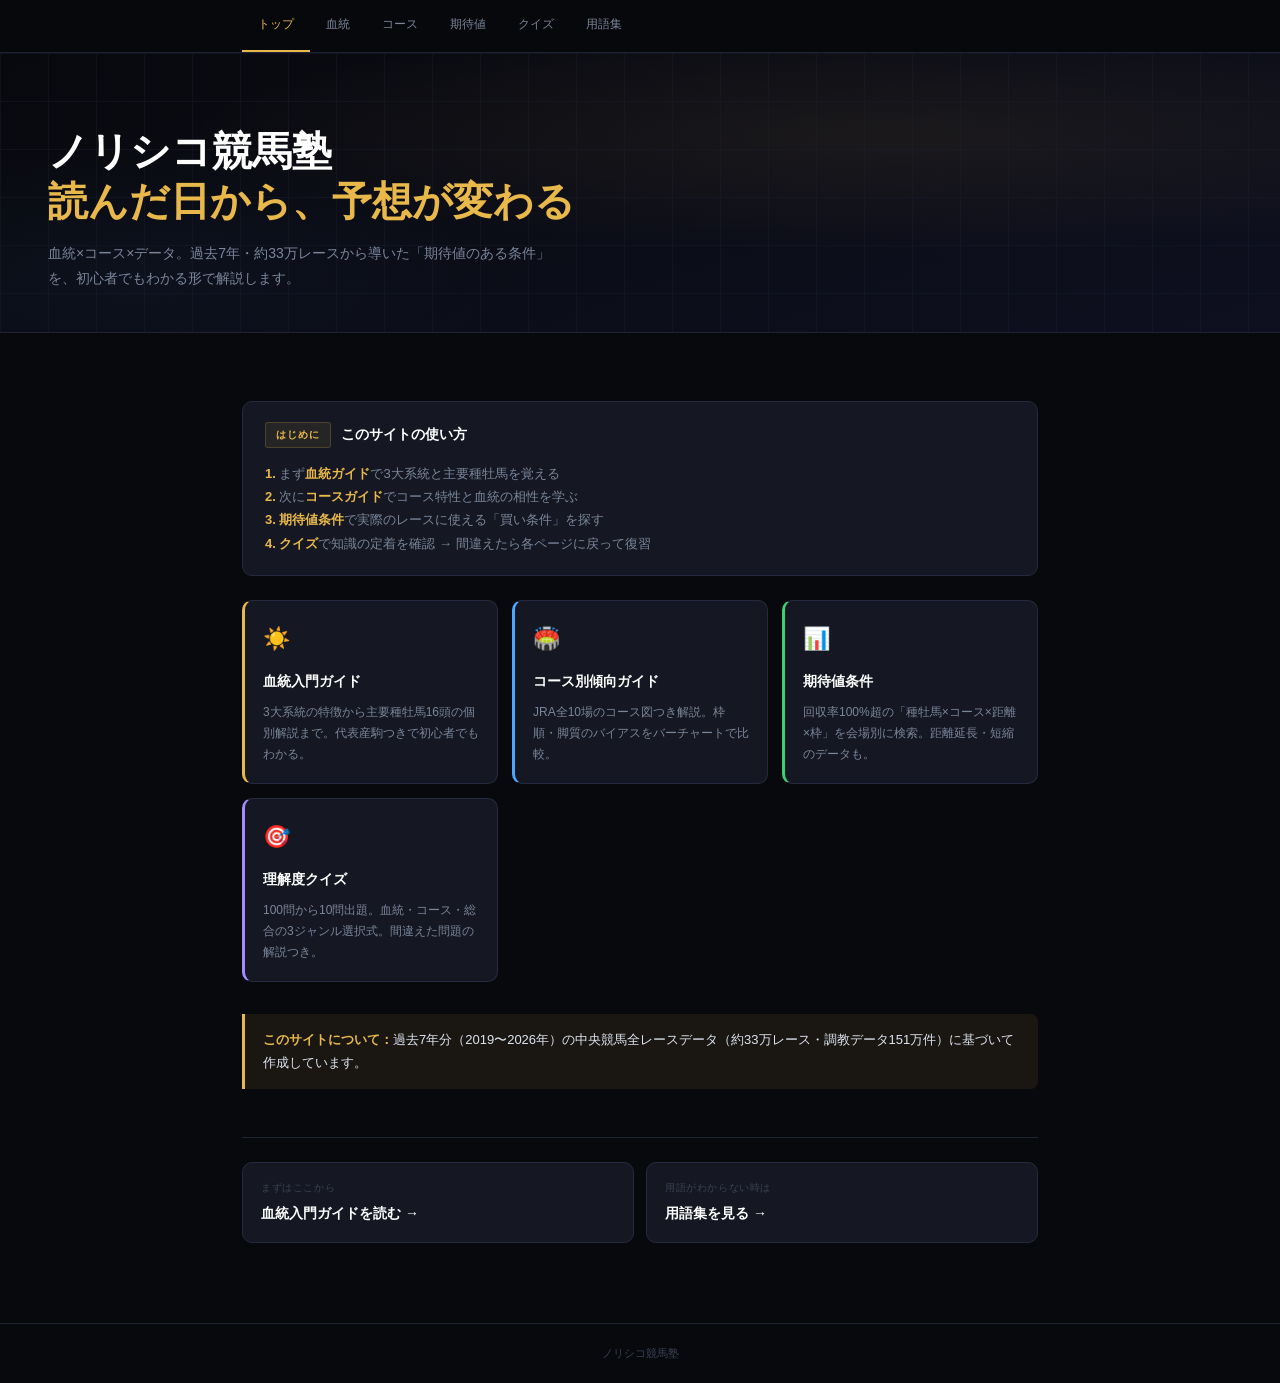
<file: index.html>
<!DOCTYPE html>
<html lang="ja">
<head>
  <meta charset="UTF-8">
  <meta name="viewport" content="width=device-width, initial-scale=1.0">
  <title>ノリシコ競馬塾 - 血統・コース傾向を学ぼう</title>
  <link rel="icon" href="favicon.ico">
  <link rel="icon" type="image/png" sizes="32x32" href="images/favicon-32.png">
  <link rel="apple-touch-icon" href="images/apple-touch-icon.png">
  <link rel="manifest" href="manifest.json">
  <meta name="theme-color" content="#e8b84b">
  <link rel="stylesheet" href="css/style.css">
</head>
<body>
  <nav class="site-nav">
    <ul>
      <li><a href="index.html" class="active">トップ</a></li>
      <li><a href="pedigree.html">血統</a></li>
      <li><a href="course.html">コース</a></li>
      <li><a href="affinity.html">期待値</a></li>
      <li><a href="quiz.html">クイズ</a></li>
      <li><a href="glossary.html">用語集</a></li>
    </ul>
  </nav>

  <div class="hero">
    <div class="hero-bg"></div>
    <div class="hero-grid"></div>
    <h1>ノリシコ競馬塾<br><em>読んだ日から、予想が変わる</em></h1>
    <div class="hero-sub">血統×コース×データ。過去7年・約33万レースから導いた「期待値のある条件」を、初心者でもわかる形で解説します。</div>
  </div>

  <main>
    <div class="example" style="margin-bottom:24px">
      <div class="example-head">
        <div class="ex-badge">はじめに</div>
        <div class="ex-title">このサイトの使い方</div>
      </div>
      <div class="ex-body">
        <strong>1.</strong> まず<strong>血統ガイド</strong>で3大系統と主要種牡馬を覚える<br>
        <strong>2.</strong> 次に<strong>コースガイド</strong>でコース特性と血統の相性を学ぶ<br>
        <strong>3.</strong> <strong>期待値条件</strong>で実際のレースに使える「買い条件」を探す<br>
        <strong>4.</strong> <strong>クイズ</strong>で知識の定着を確認 → 間違えたら各ページに戻って復習
      </div>
    </div>

    <div class="card-grid">
      <a href="pedigree.html" class="nav-card">
        <div class="card" style="border-left-color:var(--gold)">
          <div class="card-icon">☀️</div>
          <h3>血統入門ガイド</h3>
          <p>3大系統の特徴から主要種牡馬16頭の個別解説まで。代表産駒つきで初心者でもわかる。</p>
        </div>
      </a>
      <a href="course.html" class="nav-card">
        <div class="card" style="border-left-color:var(--blue)">
          <div class="card-icon">🏟️</div>
          <h3>コース別傾向ガイド</h3>
          <p>JRA全10場のコース図つき解説。枠順・脚質のバイアスをバーチャートで比較。</p>
        </div>
      </a>
      <a href="affinity.html" class="nav-card">
        <div class="card" style="border-left-color:var(--green)">
          <div class="card-icon">📊</div>
          <h3>期待値条件</h3>
          <p>回収率100%超の「種牡馬×コース×距離×枠」を会場別に検索。距離延長・短縮のデータも。</p>
        </div>
      </a>
      <a href="quiz.html" class="nav-card">
        <div class="card" style="border-left-color:var(--purple)">
          <div class="card-icon">🎯</div>
          <h3>理解度クイズ</h3>
          <p>100問から10問出題。血統・コース・総合の3ジャンル選択式。間違えた問題の解説つき。</p>
        </div>
      </a>
    </div>

    <div class="point-box" style="margin-top:32px">
      <strong>このサイトについて：</strong>過去7年分（2019〜2026年）の中央競馬全レースデータ（約33万レース・調教データ151万件）に基づいて作成しています。
    </div>
    <div class="next-page">
      <a href="pedigree.html">
        <div class="np-label">まずはここから</div>
        <div class="np-title">血統入門ガイドを読む →</div>
      </a>
      <a href="glossary.html">
        <div class="np-label">用語がわからない時は</div>
        <div class="np-title">用語集を見る →</div>
      </a>
    </div>
  </main>

  <footer class="site-footer">
    <p>ノリシコ競馬塾</p>
  </footer>

  <script src="js/app.js"></script>
</body>
</html>
</file>
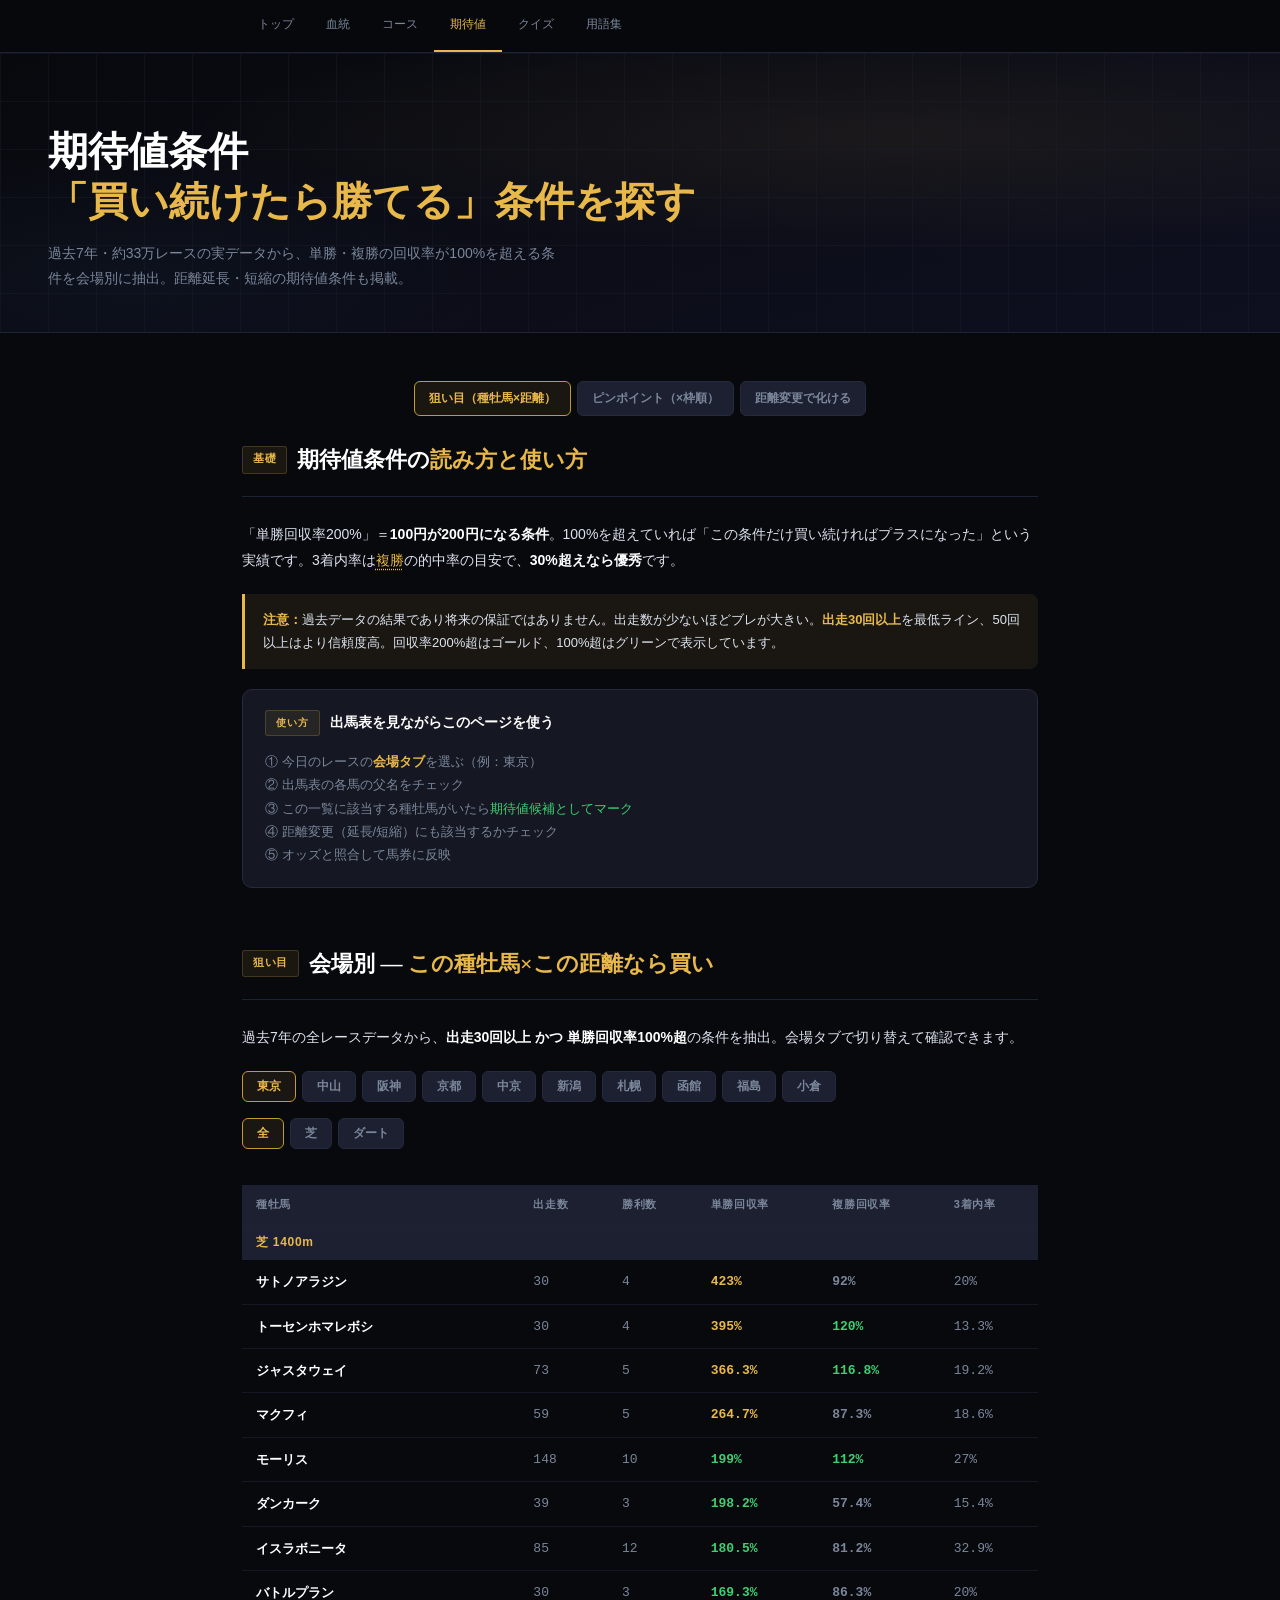
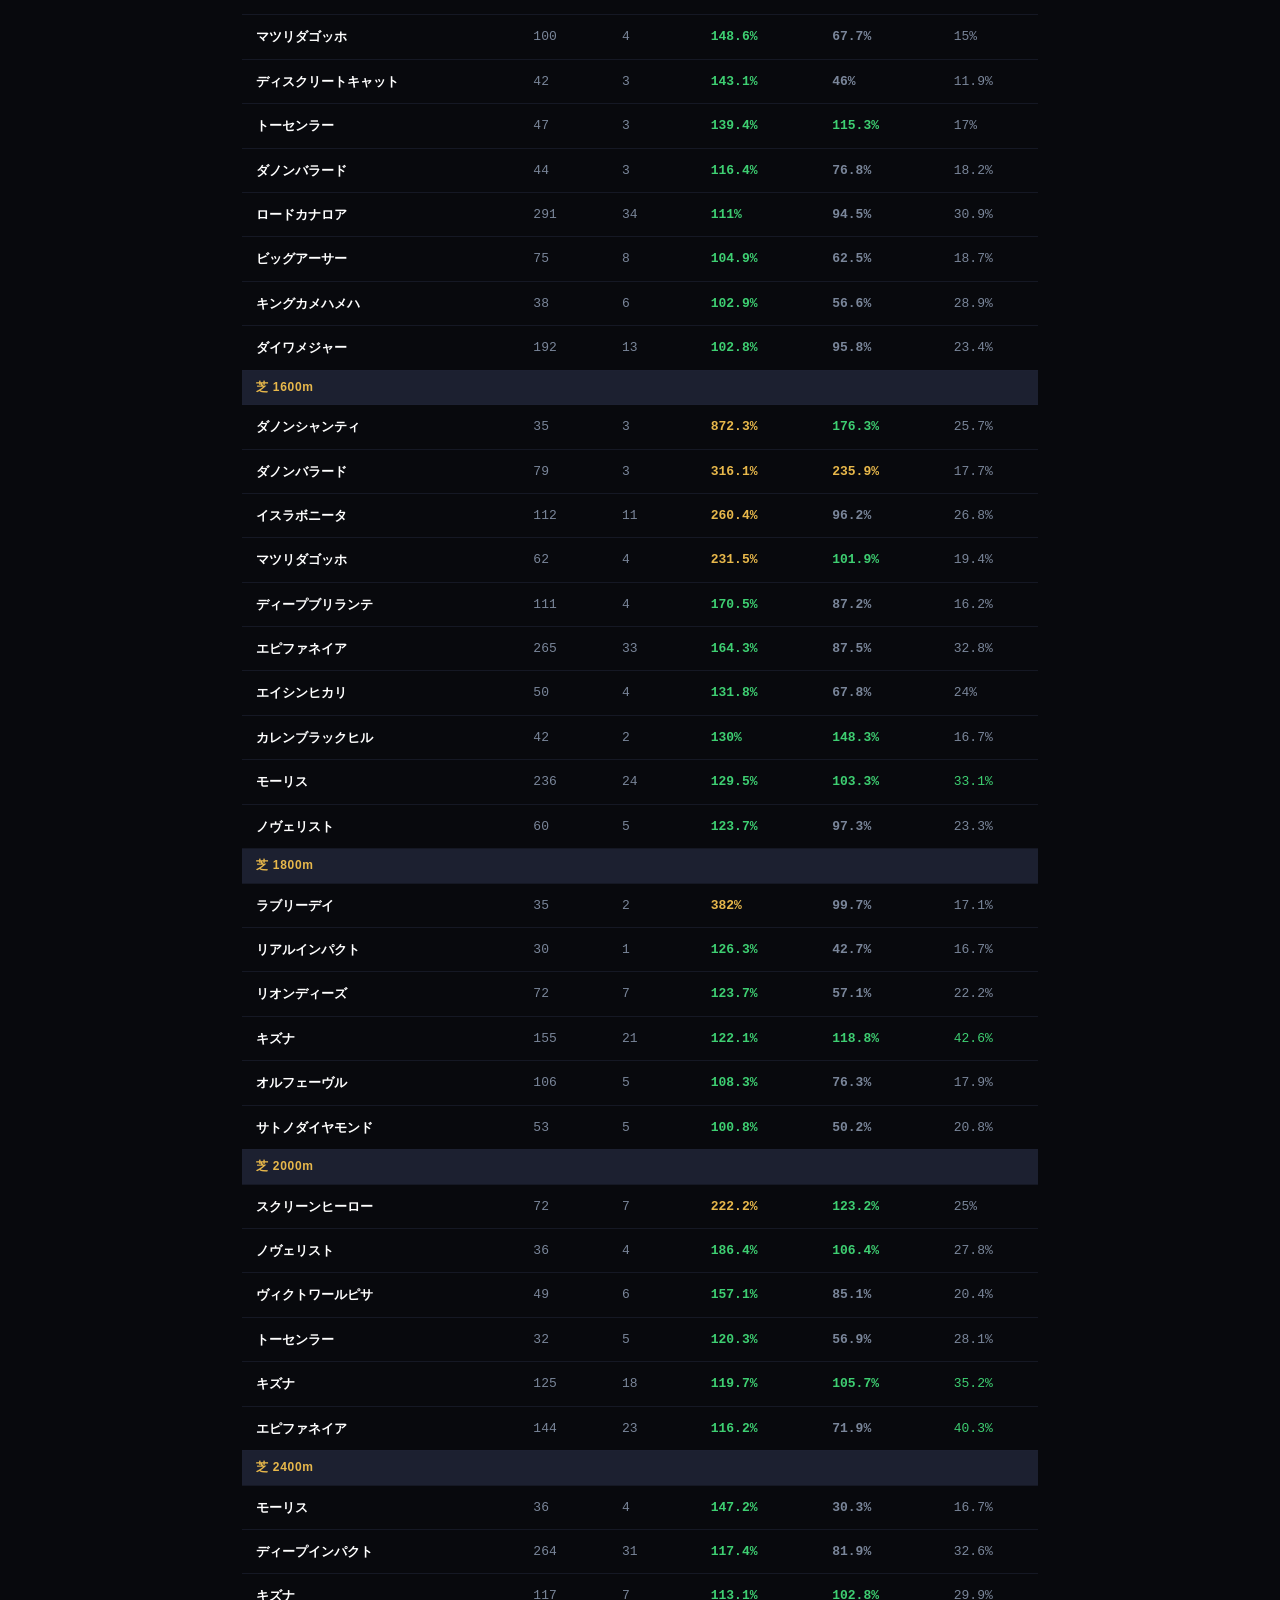
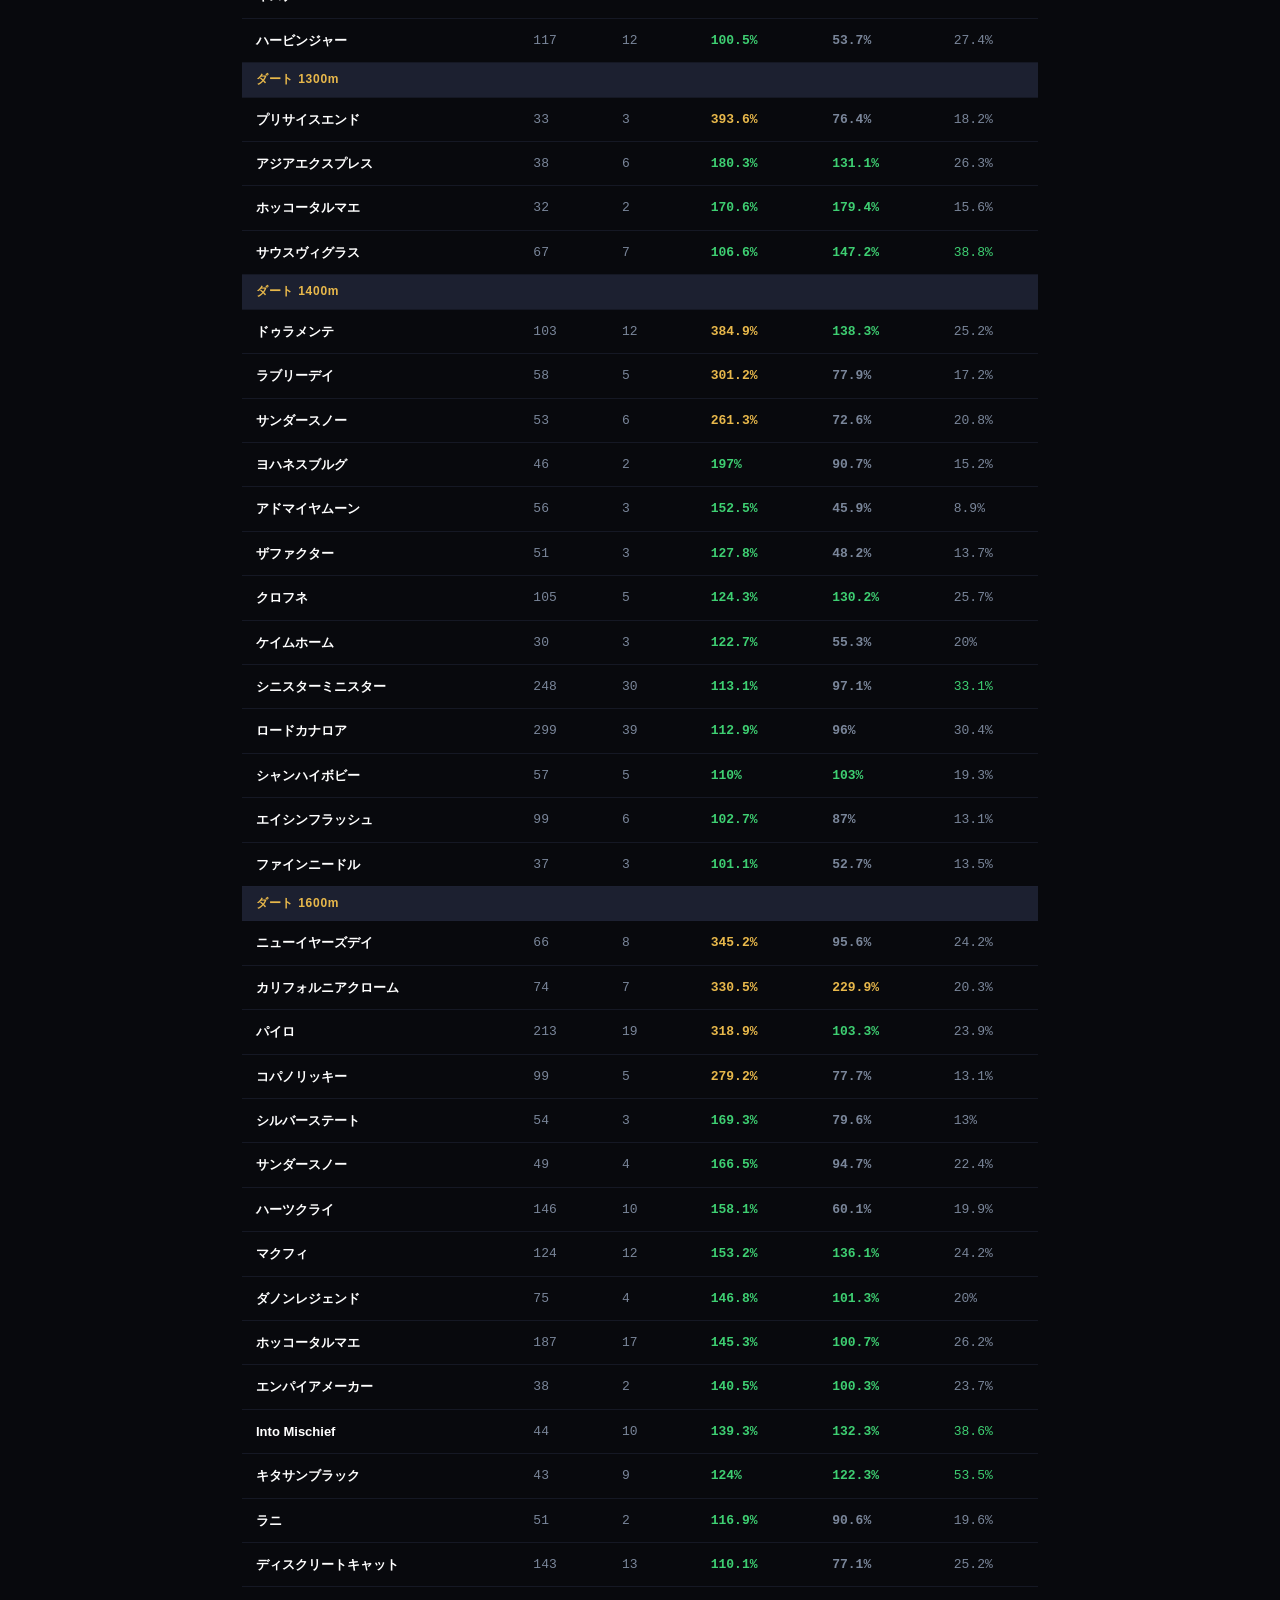
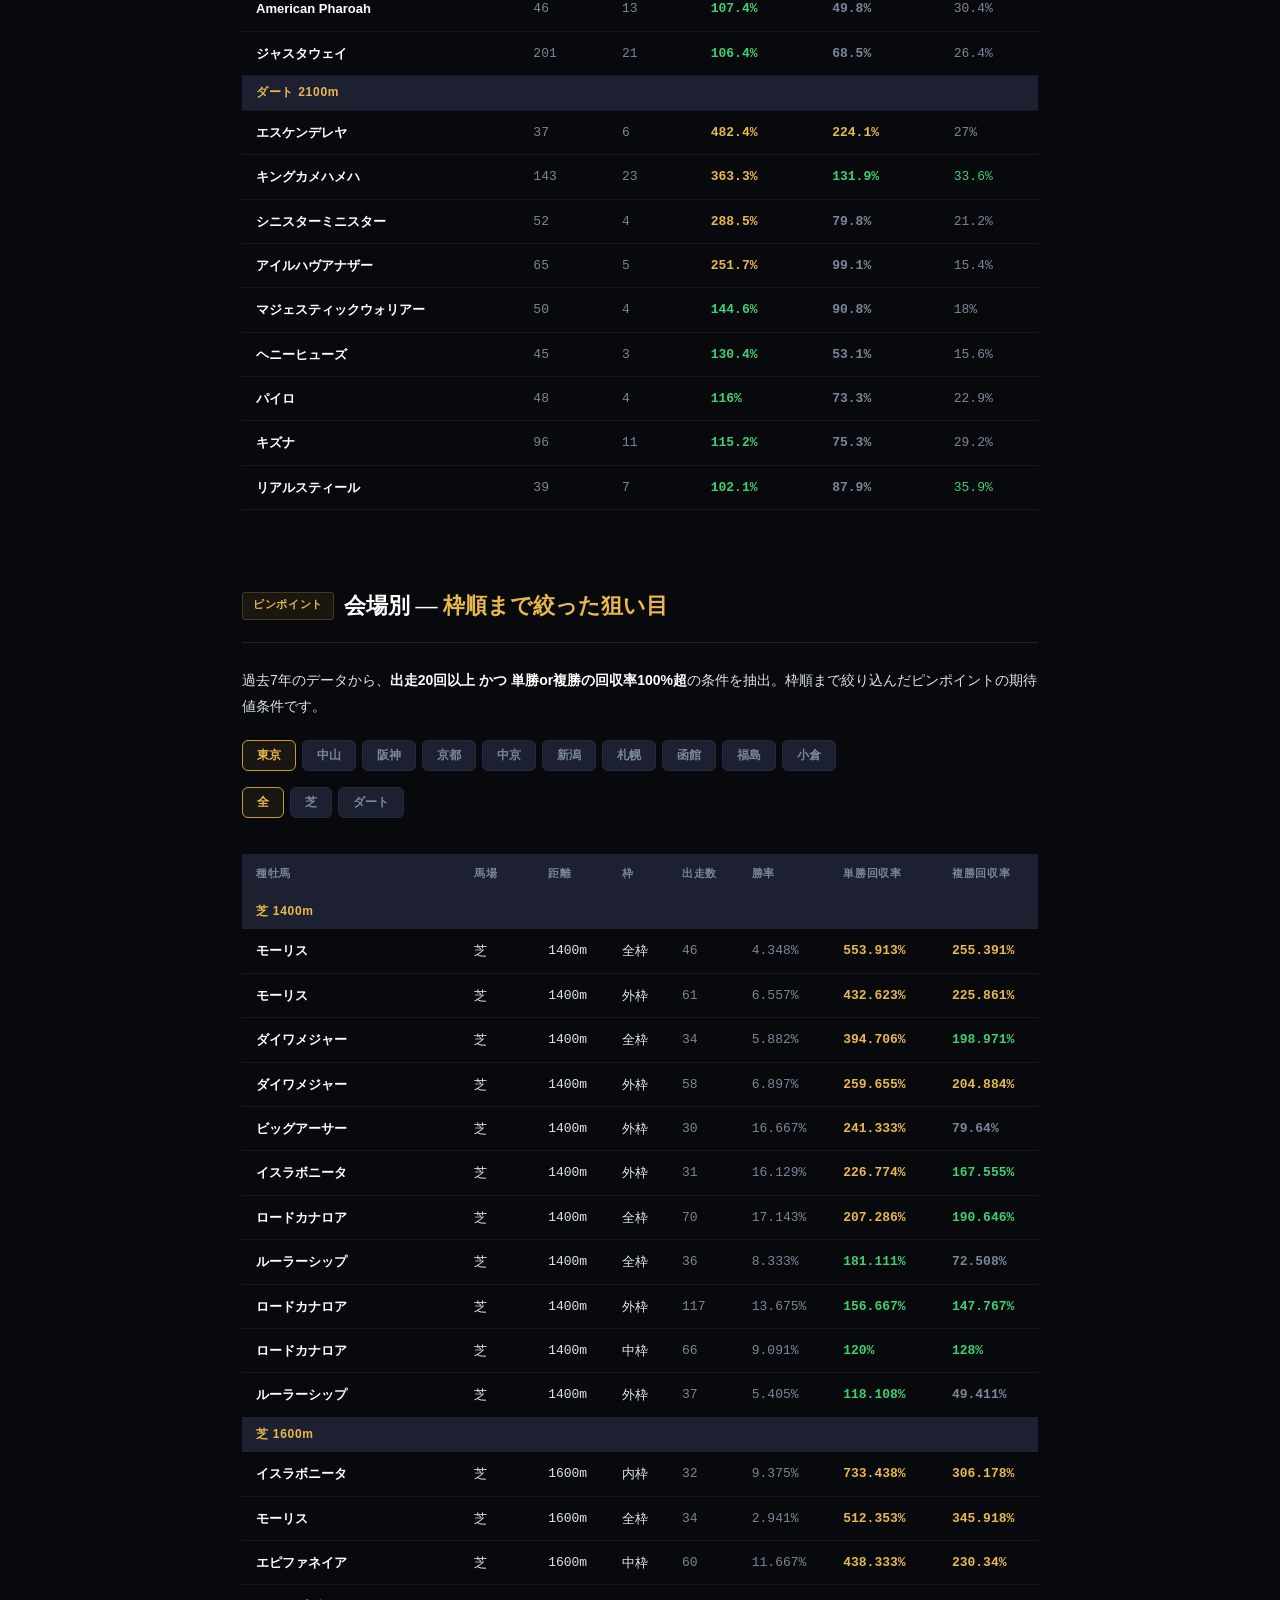
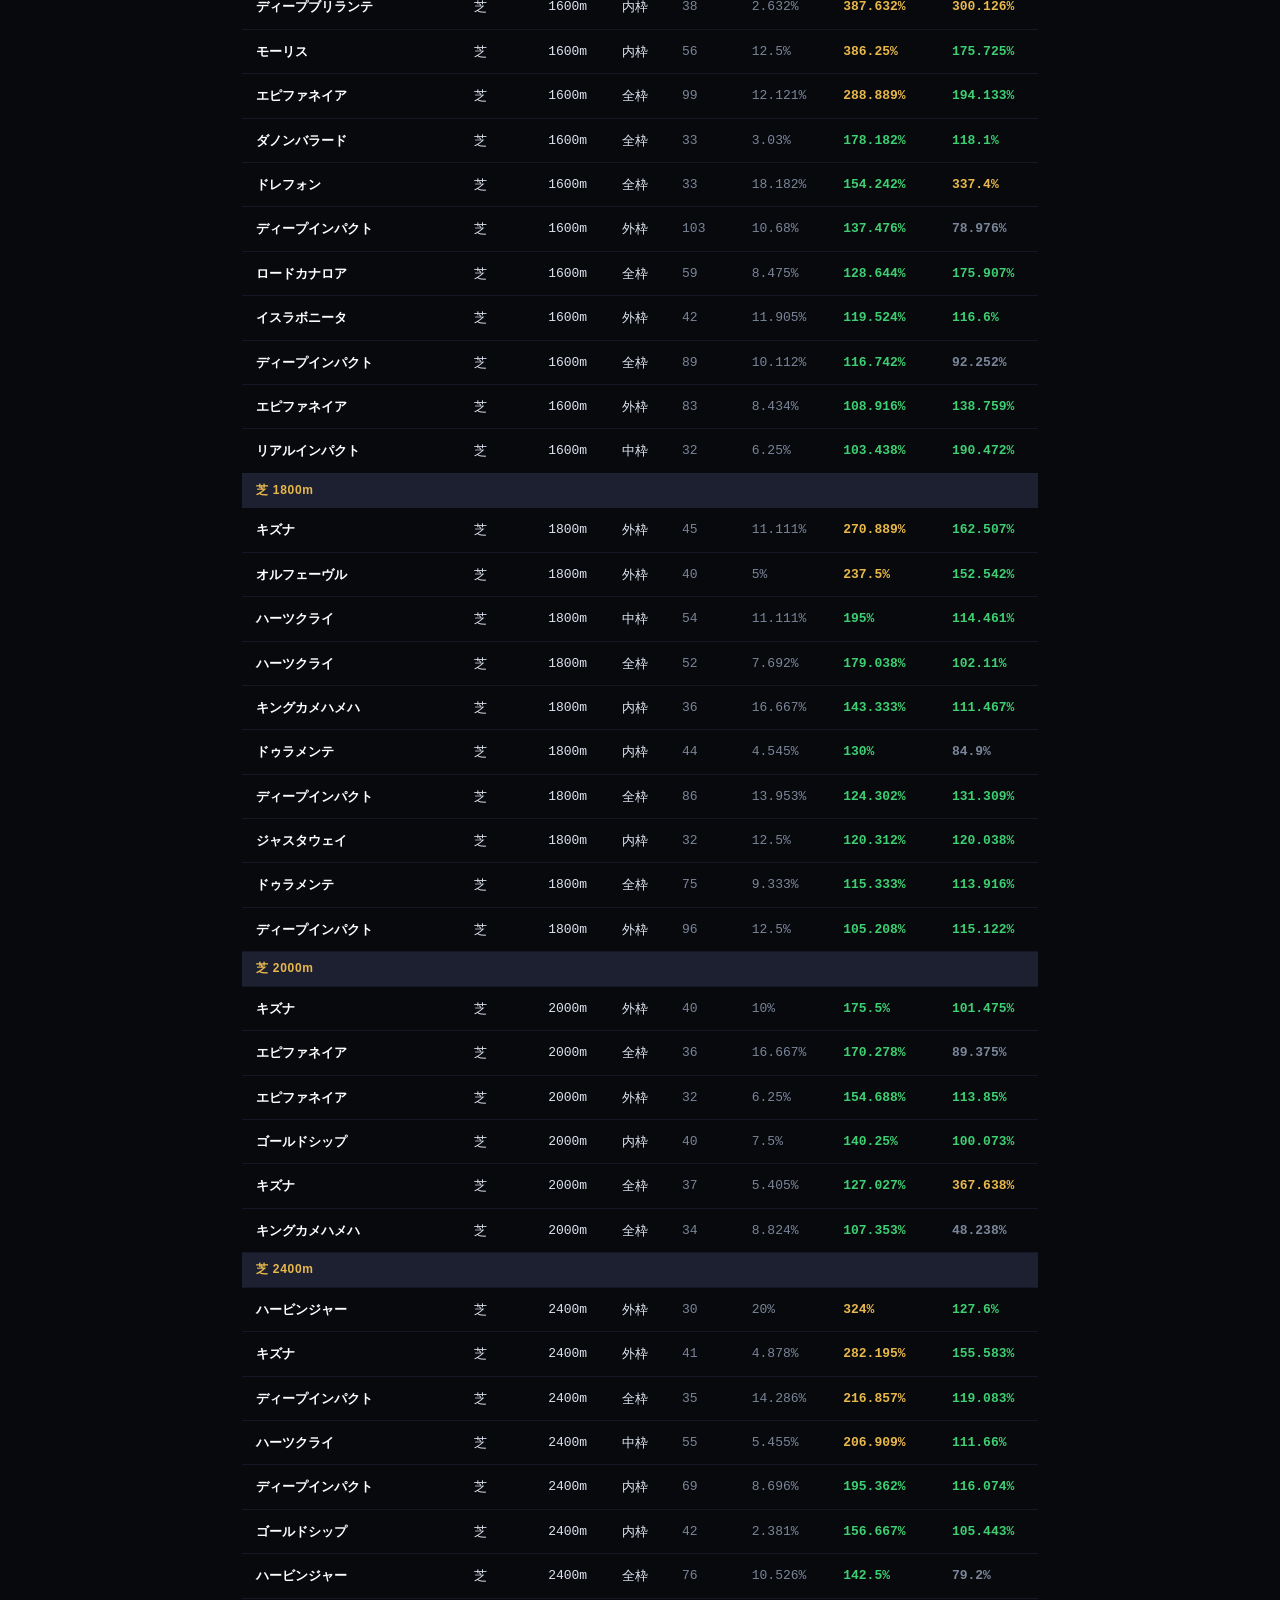
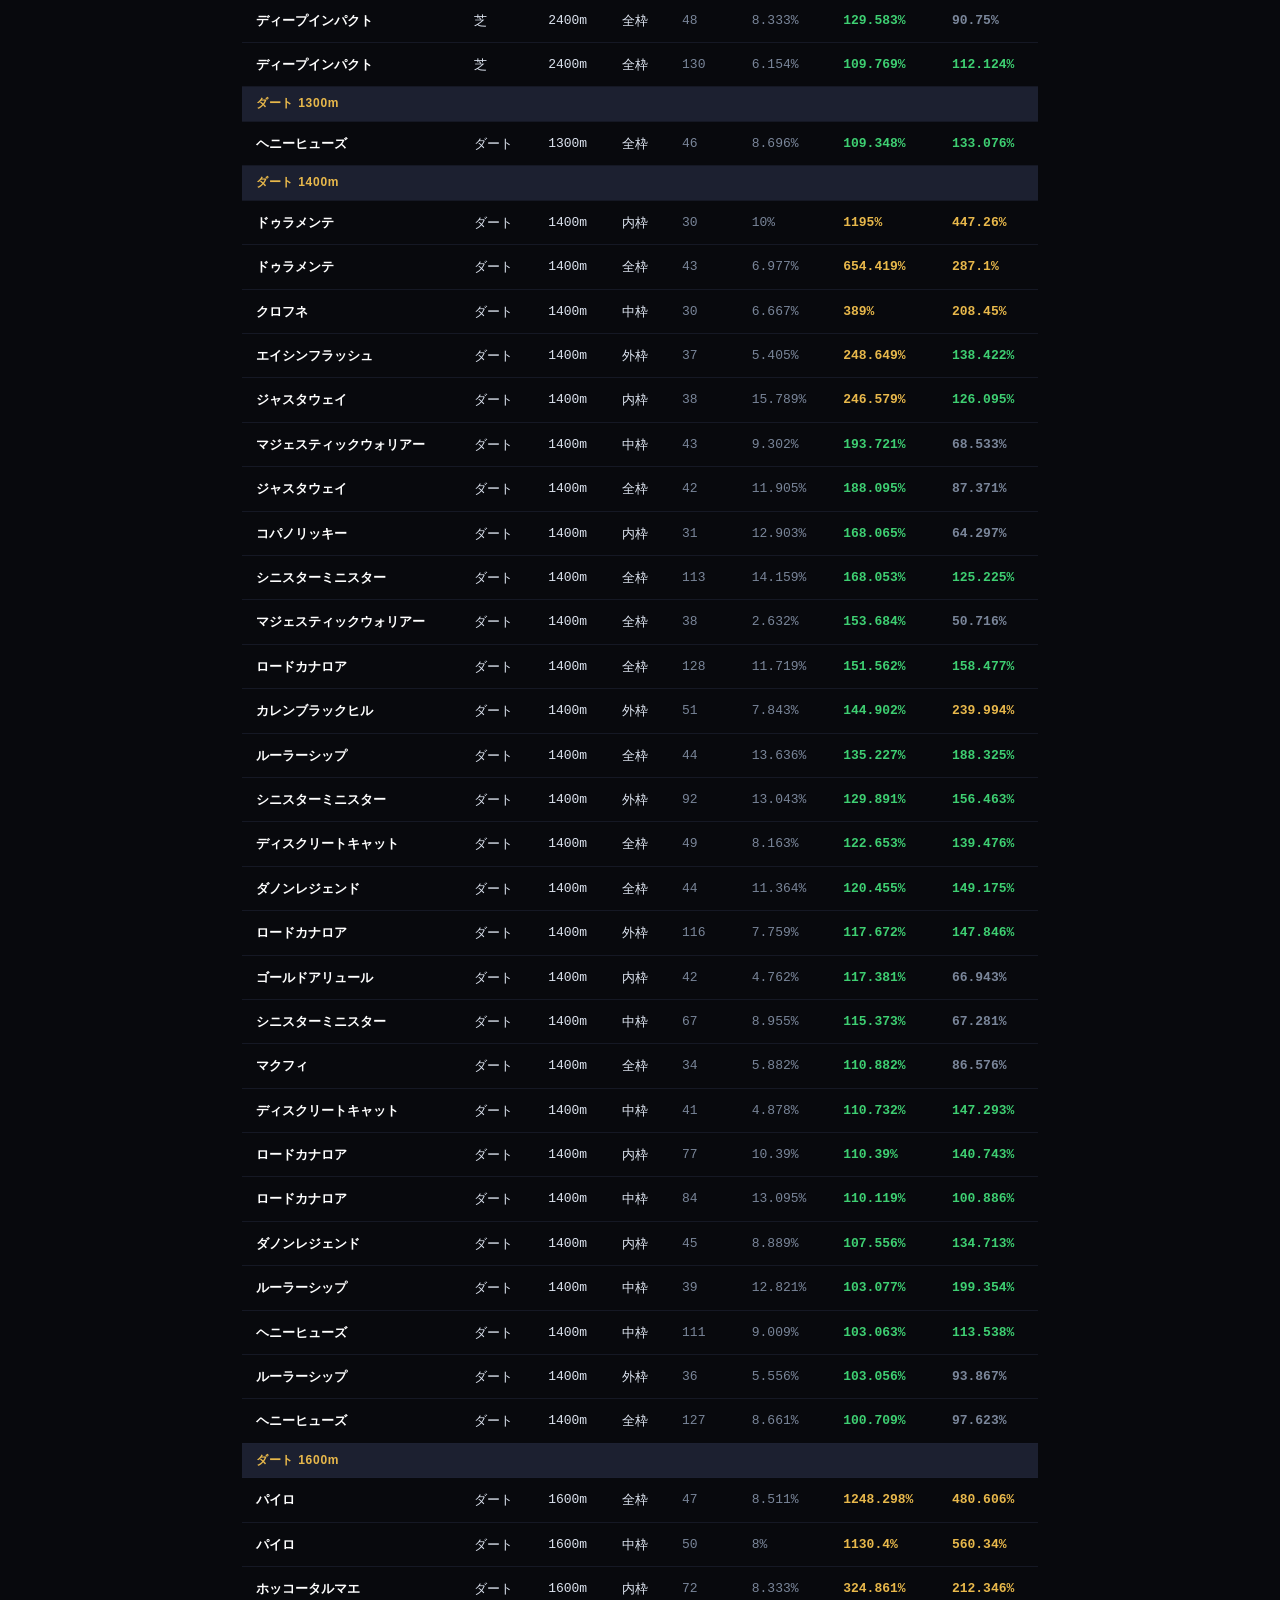
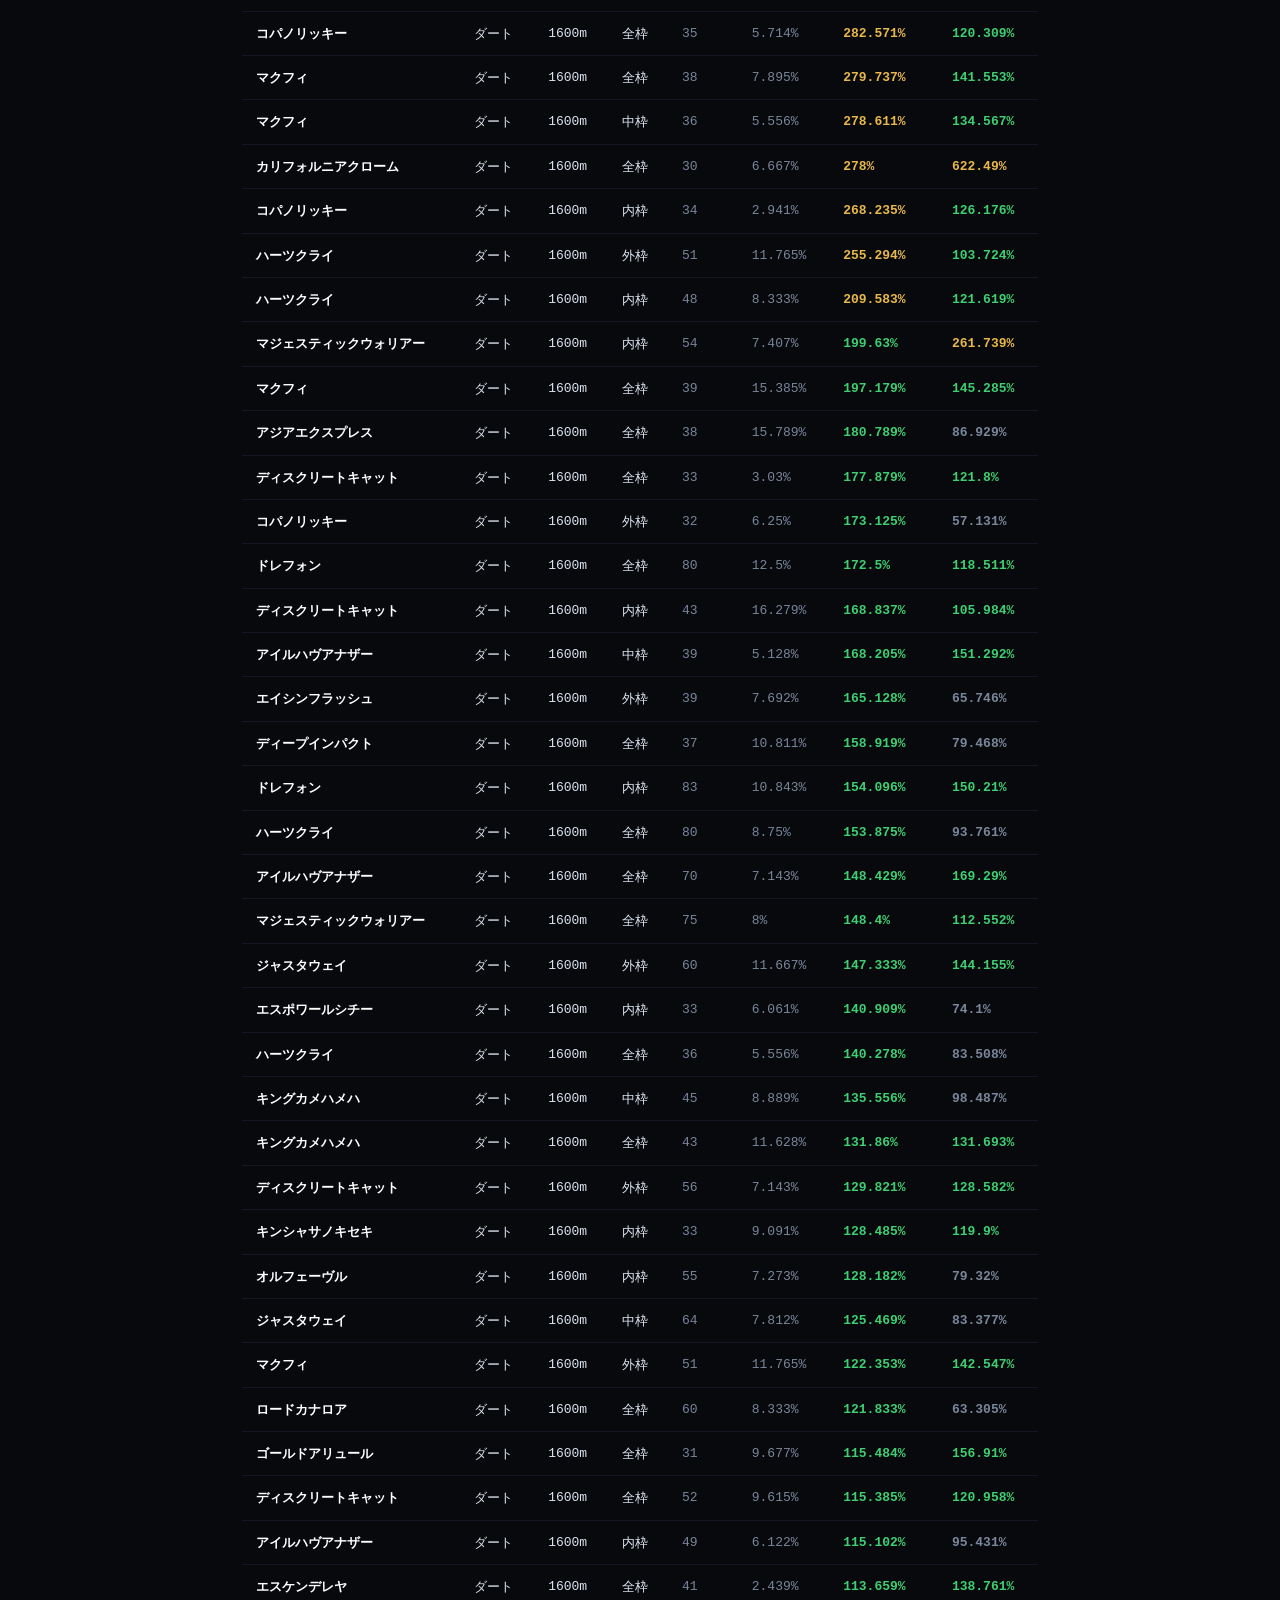
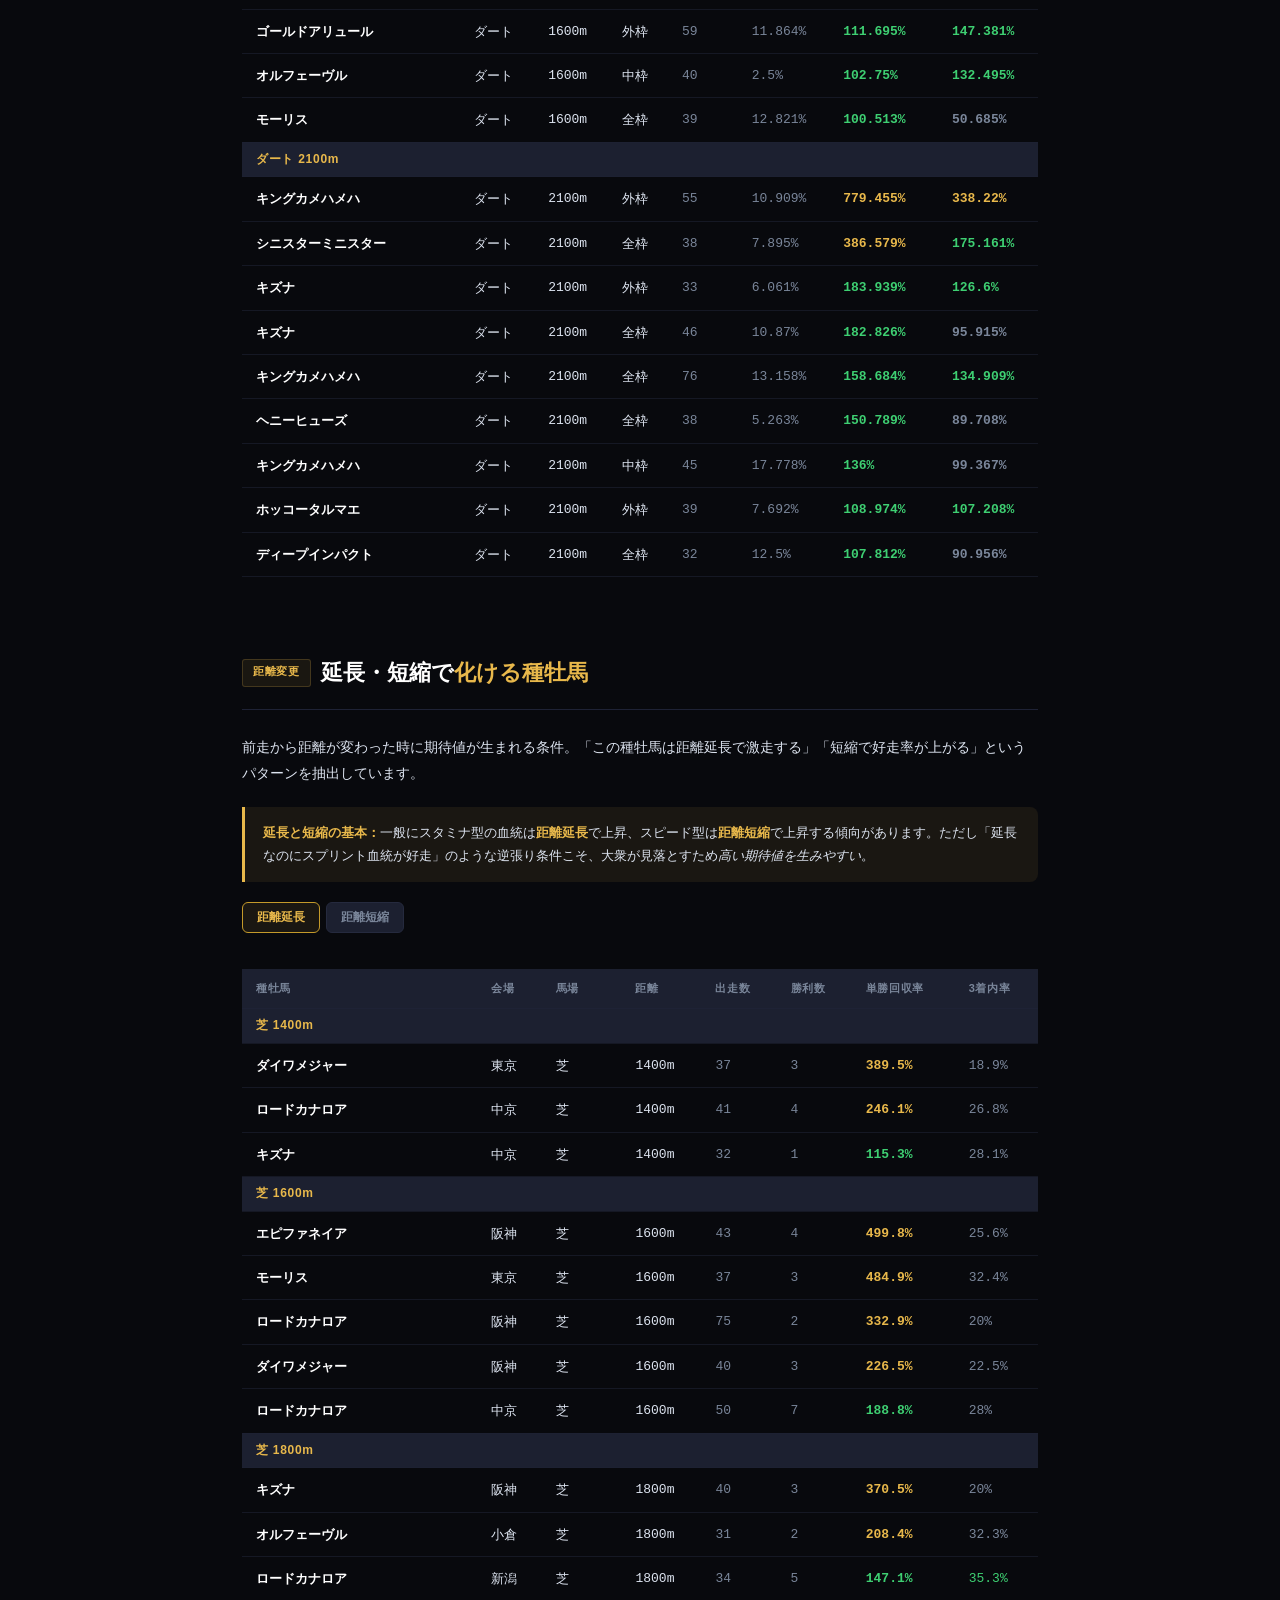
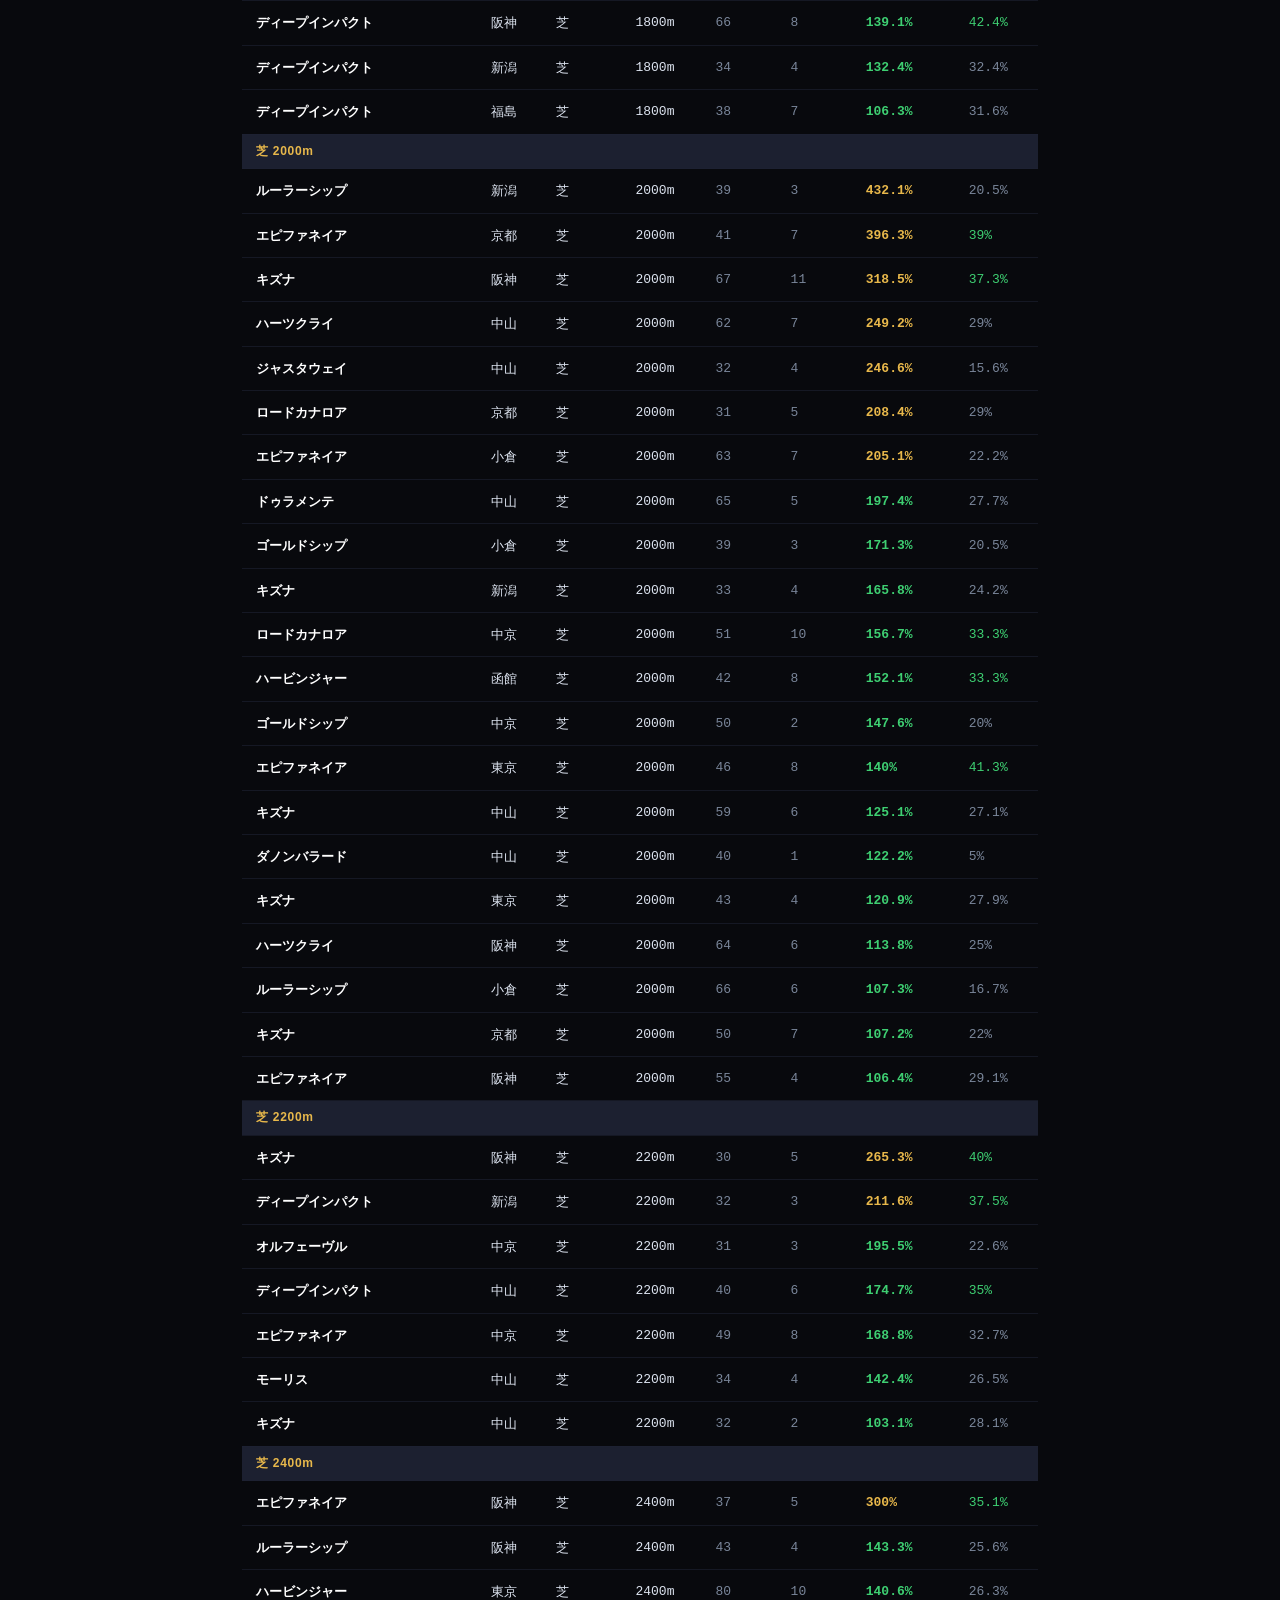
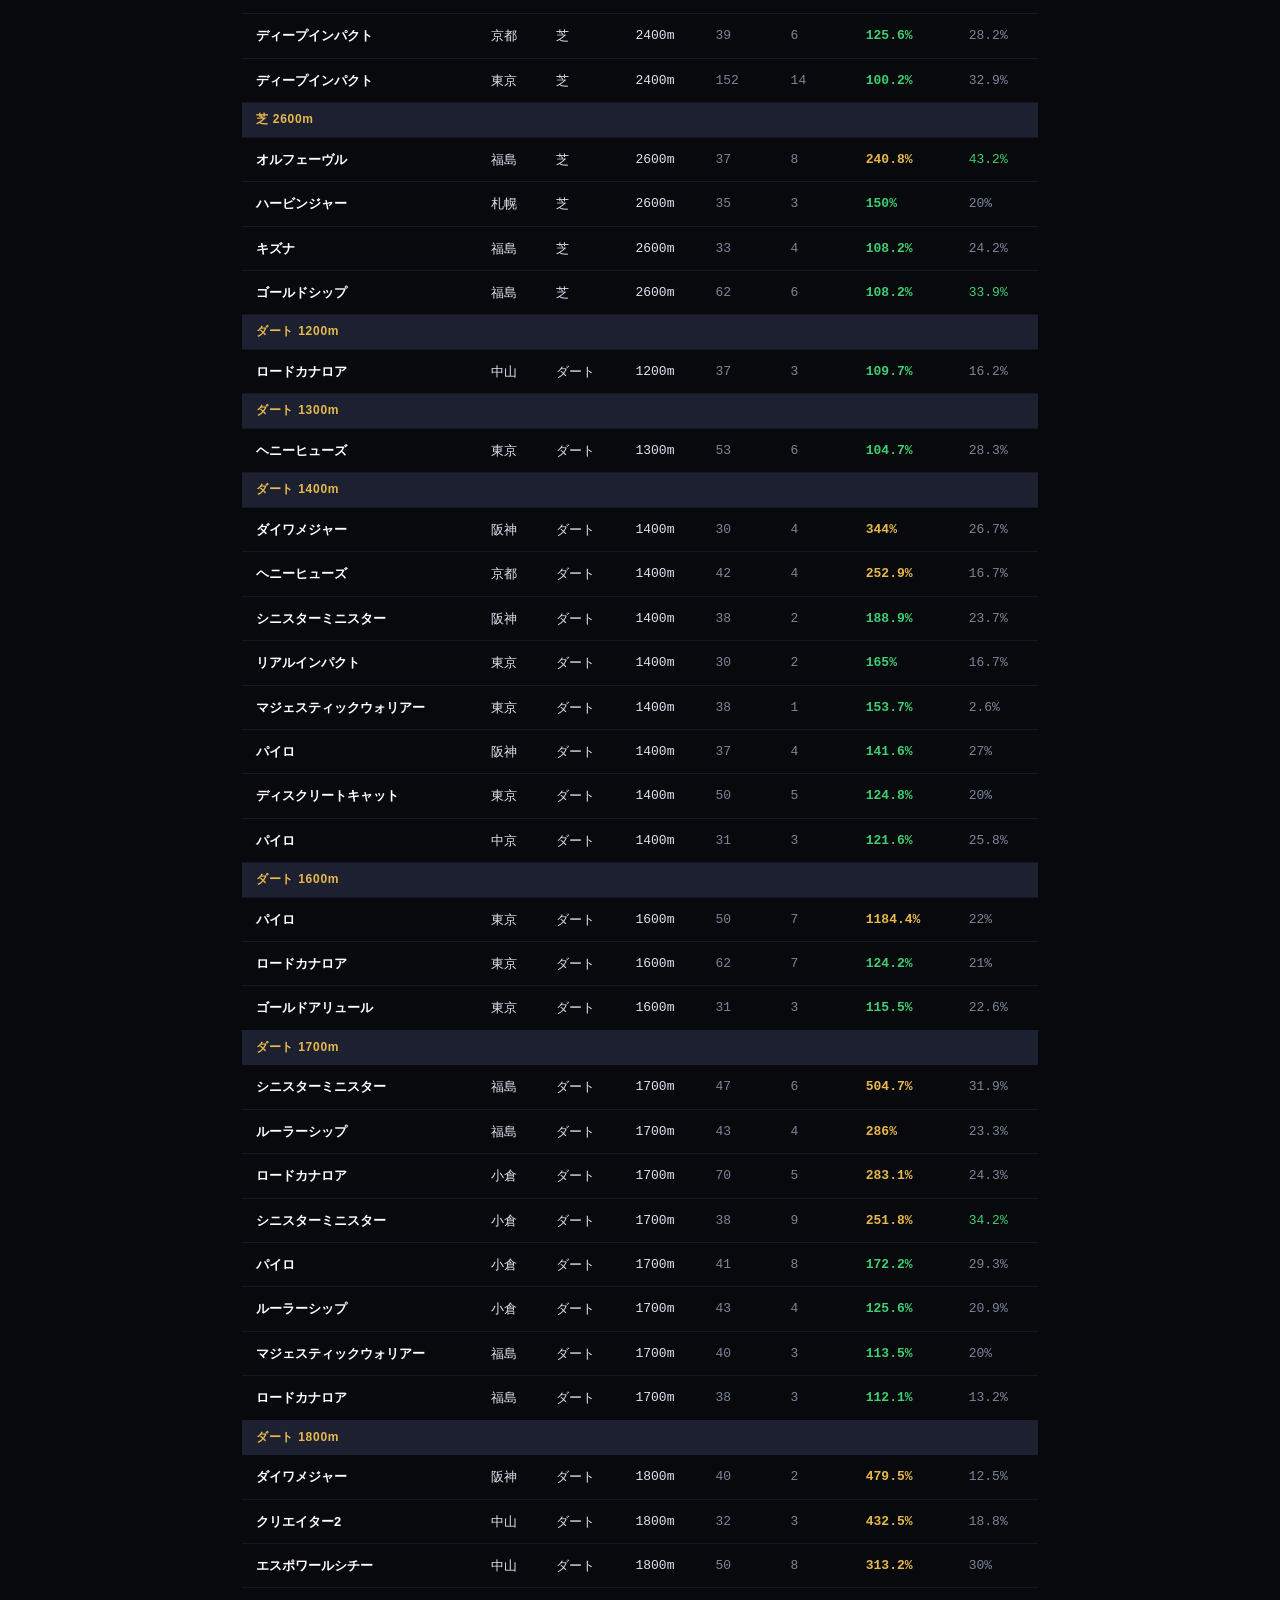
<file: affinity.html>
<!DOCTYPE html>
<html lang="ja">
<head>
  <meta charset="UTF-8">
  <meta name="viewport" content="width=device-width, initial-scale=1.0">
  <title>期待値条件 - ノリシコ競馬塾</title>
  <link rel="icon" href="favicon.ico">
  <link rel="icon" type="image/png" sizes="32x32" href="images/favicon-32.png">
  <link rel="apple-touch-icon" href="images/apple-touch-icon.png">
  <link rel="manifest" href="manifest.json">
  <meta name="theme-color" content="#e8b84b">
  <link rel="stylesheet" href="css/style.css">
</head>
<body>
  <nav class="site-nav">
    <ul>
      <li><a href="index.html">トップ</a></li>
      <li><a href="pedigree.html">血統</a></li>
      <li><a href="course.html">コース</a></li>
      <li><a href="affinity.html" class="active">期待値</a></li>
      <li><a href="quiz.html">クイズ</a></li>
      <li><a href="glossary.html">用語集</a></li>
    </ul>
  </nav>

  <div class="hero">
    <div class="hero-bg"></div>
    <div class="hero-grid"></div>
    <h1>期待値条件<br><em>「買い続けたら勝てる」条件を探す</em></h1>
    <div class="hero-sub">過去7年・約33万レースの実データから、単勝・複勝の回収率が100%を超える条件を会場別に抽出。距離延長・短縮の期待値条件も掲載。</div>
  </div>

  <main>

    <!-- ページ内ナビ -->
    <div class="venue-tabs" style="margin-bottom:24px;justify-content:center">
      <a href="#data1" class="venue-tab active" style="text-decoration:none">狙い目（種牡馬×距離）</a>
      <a href="#data2" class="venue-tab" style="text-decoration:none">ピンポイント（×枠順）</a>
      <a href="#data3" class="venue-tab" style="text-decoration:none">距離変更で化ける</a>
    </div>

    <!-- 解説 -->
    <div class="chapter">
      <div class="ch-label">
        <div class="ch-num">基礎</div>
        <div class="ch-title">期待値条件の<em>読み方と使い方</em></div>
      </div>
      <div class="body-text">「単勝回収率200%」＝<strong>100円が200円になる条件</strong>。100%を超えていれば「この条件だけ買い続ければプラスになった」という実績です。3着内率は<a href="glossary.html" class="glossary-link">複勝</a>の的中率の目安で、<strong>30%超えなら優秀</strong>です。</div>

      <div class="point-box"><strong>注意：</strong>過去データの結果であり将来の保証ではありません。出走数が少ないほどブレが大きい。<strong>出走30回以上</strong>を最低ライン、50回以上はより信頼度高。回収率200%超はゴールド、100%超はグリーンで表示しています。</div>

      <div class="example">
        <div class="example-head">
          <div class="ex-badge">使い方</div>
          <div class="ex-title">出馬表を見ながらこのページを使う</div>
        </div>
        <div class="ex-body">
          ① 今日のレースの<strong>会場タブ</strong>を選ぶ（例：東京）<br>
          ② 出馬表の各馬の父名をチェック<br>
          ③ この一覧に該当する種牡馬がいたら<em>期待値候補としてマーク</em><br>
          ④ 距離変更（延長/短縮）にも該当するかチェック<br>
          ⑤ オッズと照合して馬券に反映
        </div>
      </div>
    </div>

    <!-- 会場別：血統×コース×距離 -->
    <div class="chapter" id="data1">
      <div class="ch-label">
        <div class="ch-num">狙い目</div>
        <div class="ch-title">会場別 — <em>この種牡馬×この距離なら買い</em></div>
      </div>
      <div class="body-text">過去7年の全レースデータから、<strong>出走30回以上 かつ 単勝回収率100%超</strong>の条件を抽出。会場タブで切り替えて確認できます。</div>

      <div class="venue-tabs" id="broad-tabs"></div>
      <div class="venue-tabs" id="broad-surface-tabs"></div>
      <div class="table-wrapper">
        <table class="data-table">
          <thead>
            <tr>
              <th>種牡馬</th>
              <th>出走数</th>
              <th>勝利数</th>
              <th>単勝回収率</th>
              <th>複勝回収率</th>
              <th>3着内率</th>
            </tr>
          </thead>
          <tbody id="broad-tbody"></tbody>
        </table>
      </div>
    </div>

    <!-- 会場別：血統×コース×距離×枠 -->
    <div class="chapter" id="data2">
      <div class="ch-label">
        <div class="ch-num">ピンポイント</div>
        <div class="ch-title">会場別 — <em>枠順まで絞った狙い目</em></div>
      </div>
      <div class="body-text">過去7年のデータから、<strong>出走20回以上 かつ 単勝or複勝の回収率100%超</strong>の条件を抽出。枠順まで絞り込んだピンポイントの期待値条件です。</div>

      <div class="venue-tabs" id="hotspot-tabs"></div>
      <div class="venue-tabs" id="hotspot-surface-tabs"></div>
      <div class="table-wrapper">
        <table class="data-table">
          <thead>
            <tr>
              <th>種牡馬</th>
              <th>馬場</th>
              <th>距離</th>
              <th>枠</th>
              <th>出走数</th>
              <th>勝率</th>
              <th>単勝回収率</th>
              <th>複勝回収率</th>
            </tr>
          </thead>
          <tbody id="hotspot-tbody"></tbody>
        </table>
      </div>
    </div>

    <!-- 距離変更 -->
    <div class="chapter" id="data3">
      <div class="ch-label">
        <div class="ch-num">距離変更</div>
        <div class="ch-title">延長・短縮で<em>化ける種牡馬</em></div>
      </div>
      <div class="body-text">前走から距離が変わった時に期待値が生まれる条件。「この種牡馬は距離延長で激走する」「短縮で好走率が上がる」というパターンを抽出しています。</div>

      <div class="point-box"><strong>延長と短縮の基本：</strong>一般にスタミナ型の血統は<strong>距離延長</strong>で上昇、スピード型は<strong>距離短縮</strong>で上昇する傾向があります。ただし「延長なのにスプリント血統が好走」のような逆張り条件こそ、大衆が見落とすため<em>高い期待値を生みやすい</em>。</div>

      <div class="venue-tabs" id="dc-tabs">
        <button class="venue-tab active" data-dc="延長">距離延長</button>
        <button class="venue-tab" data-dc="短縮">距離短縮</button>
      </div>
      <div class="table-wrapper">
        <table class="data-table">
          <thead>
            <tr>
              <th>種牡馬</th>
              <th>会場</th>
              <th>馬場</th>
              <th>距離</th>
              <th>出走数</th>
              <th>勝利数</th>
              <th>単勝回収率</th>
              <th>3着内率</th>
            </tr>
          </thead>
          <tbody id="dc-tbody"></tbody>
        </table>
      </div>
    </div>

    <div class="next-page">
      <a href="quiz.html">
        <div class="np-label">知識を試してみる</div>
        <div class="np-title">理解度クイズに挑戦 →</div>
      </a>
      <a href="pedigree.html">
        <div class="np-label">血統の基礎を復習するなら</div>
        <div class="np-title">血統入門ガイド →</div>
      </a>
    </div>
  </main>

  <footer class="site-footer">
    <p>ノリシコ競馬塾</p>
  </footer>

  <script src="js/app.js"></script>
</body>
</html>
</file>
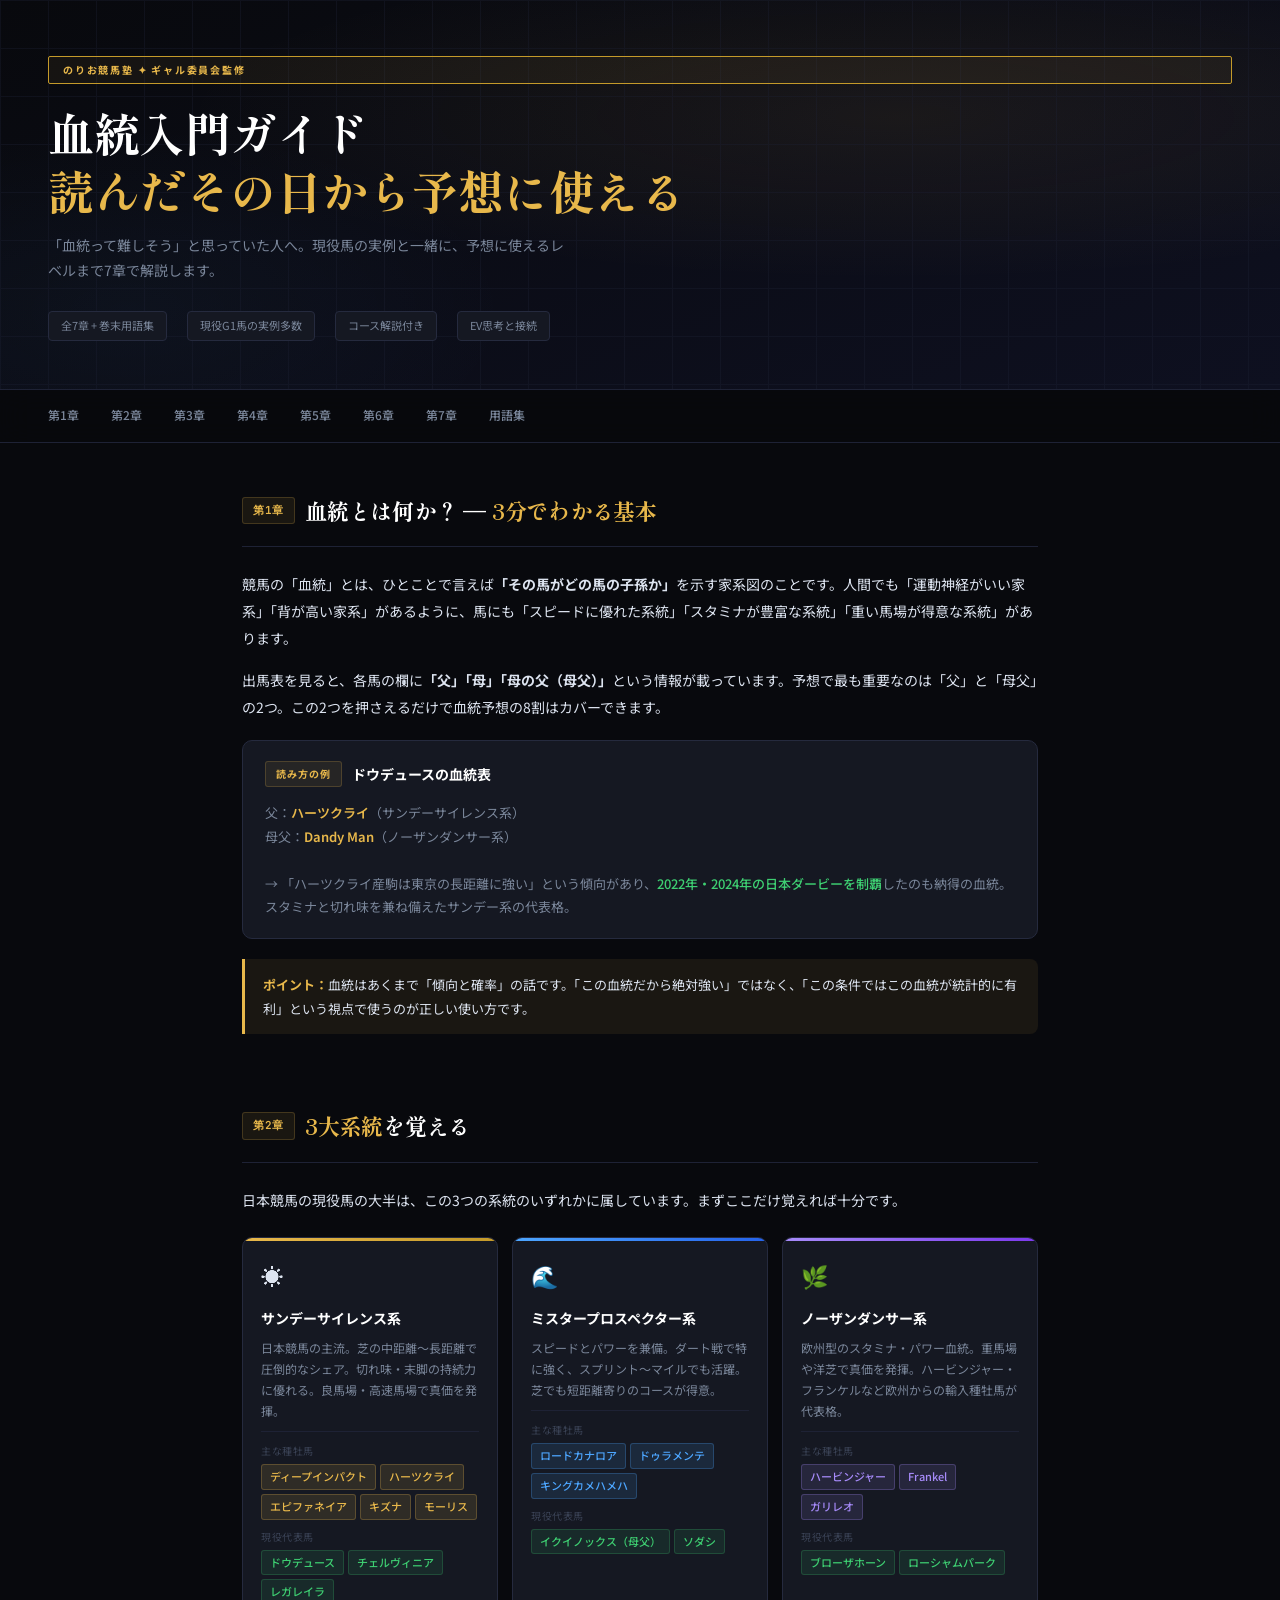
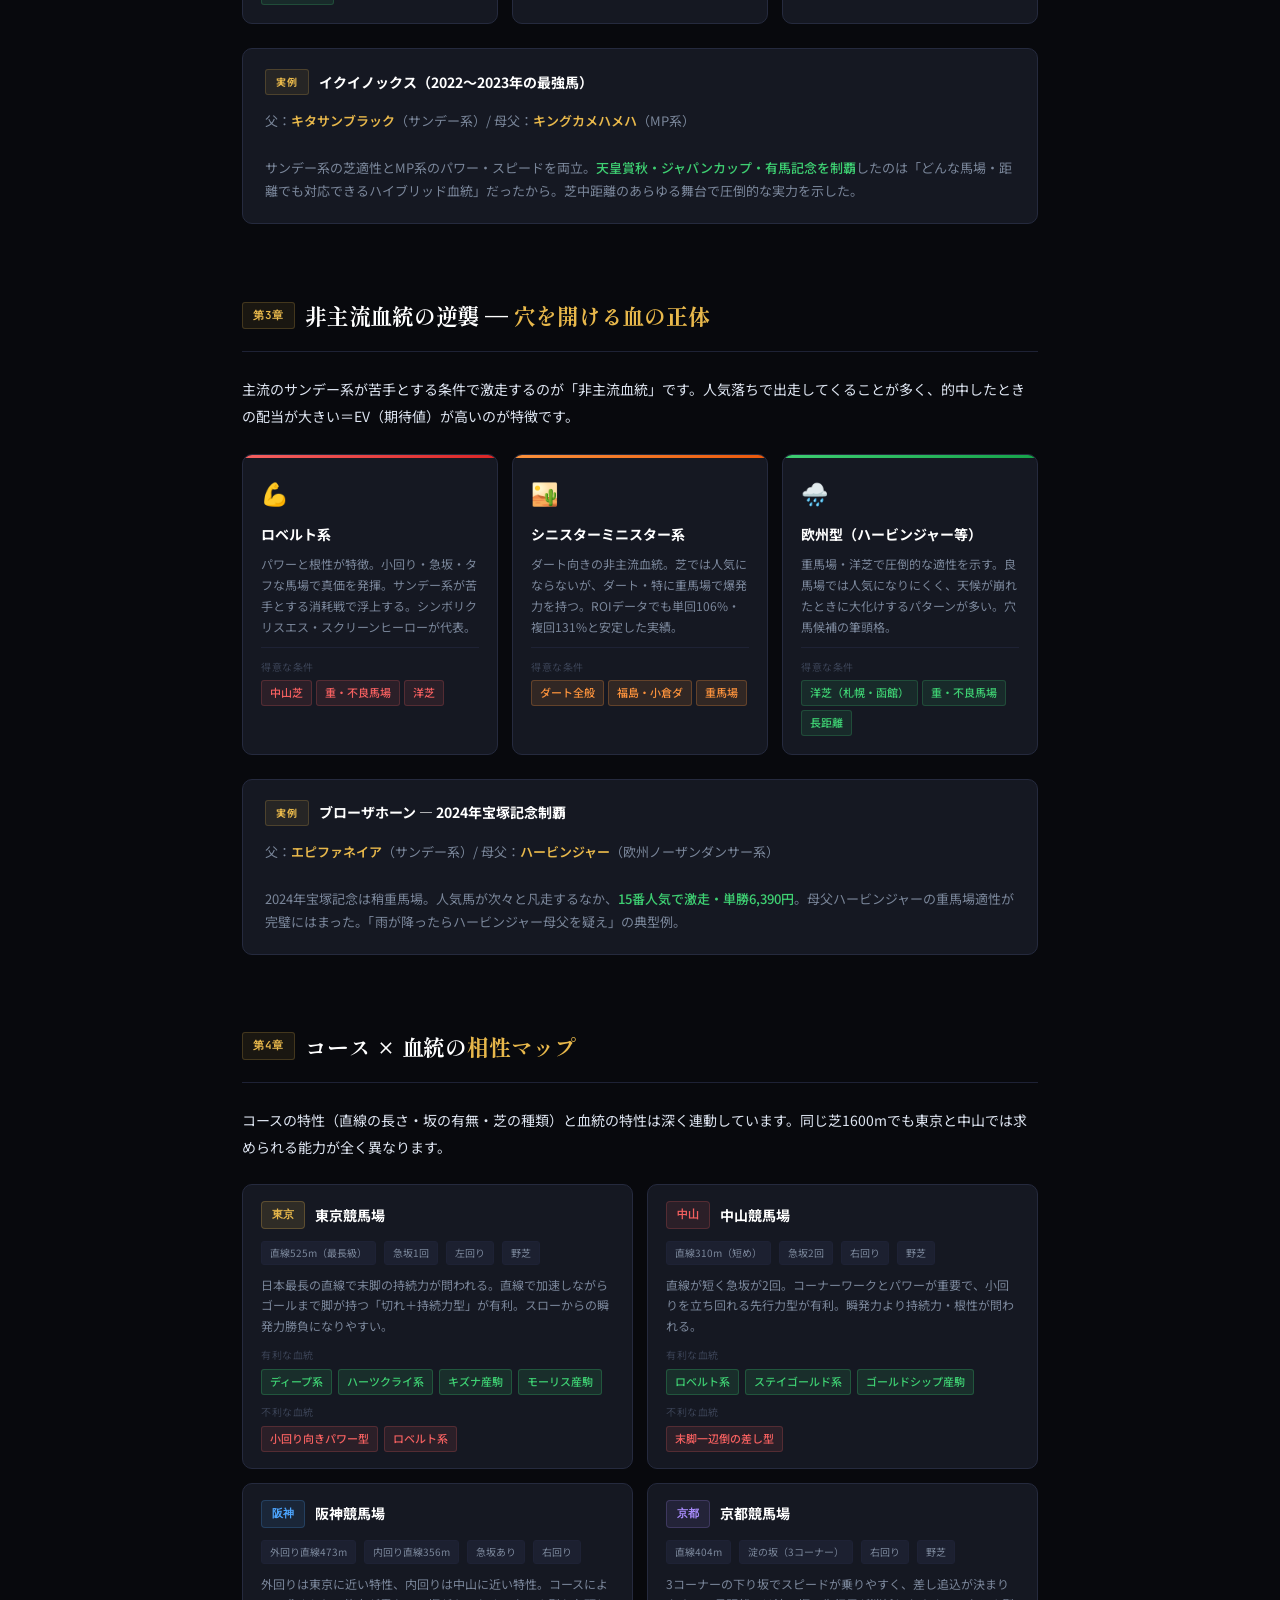
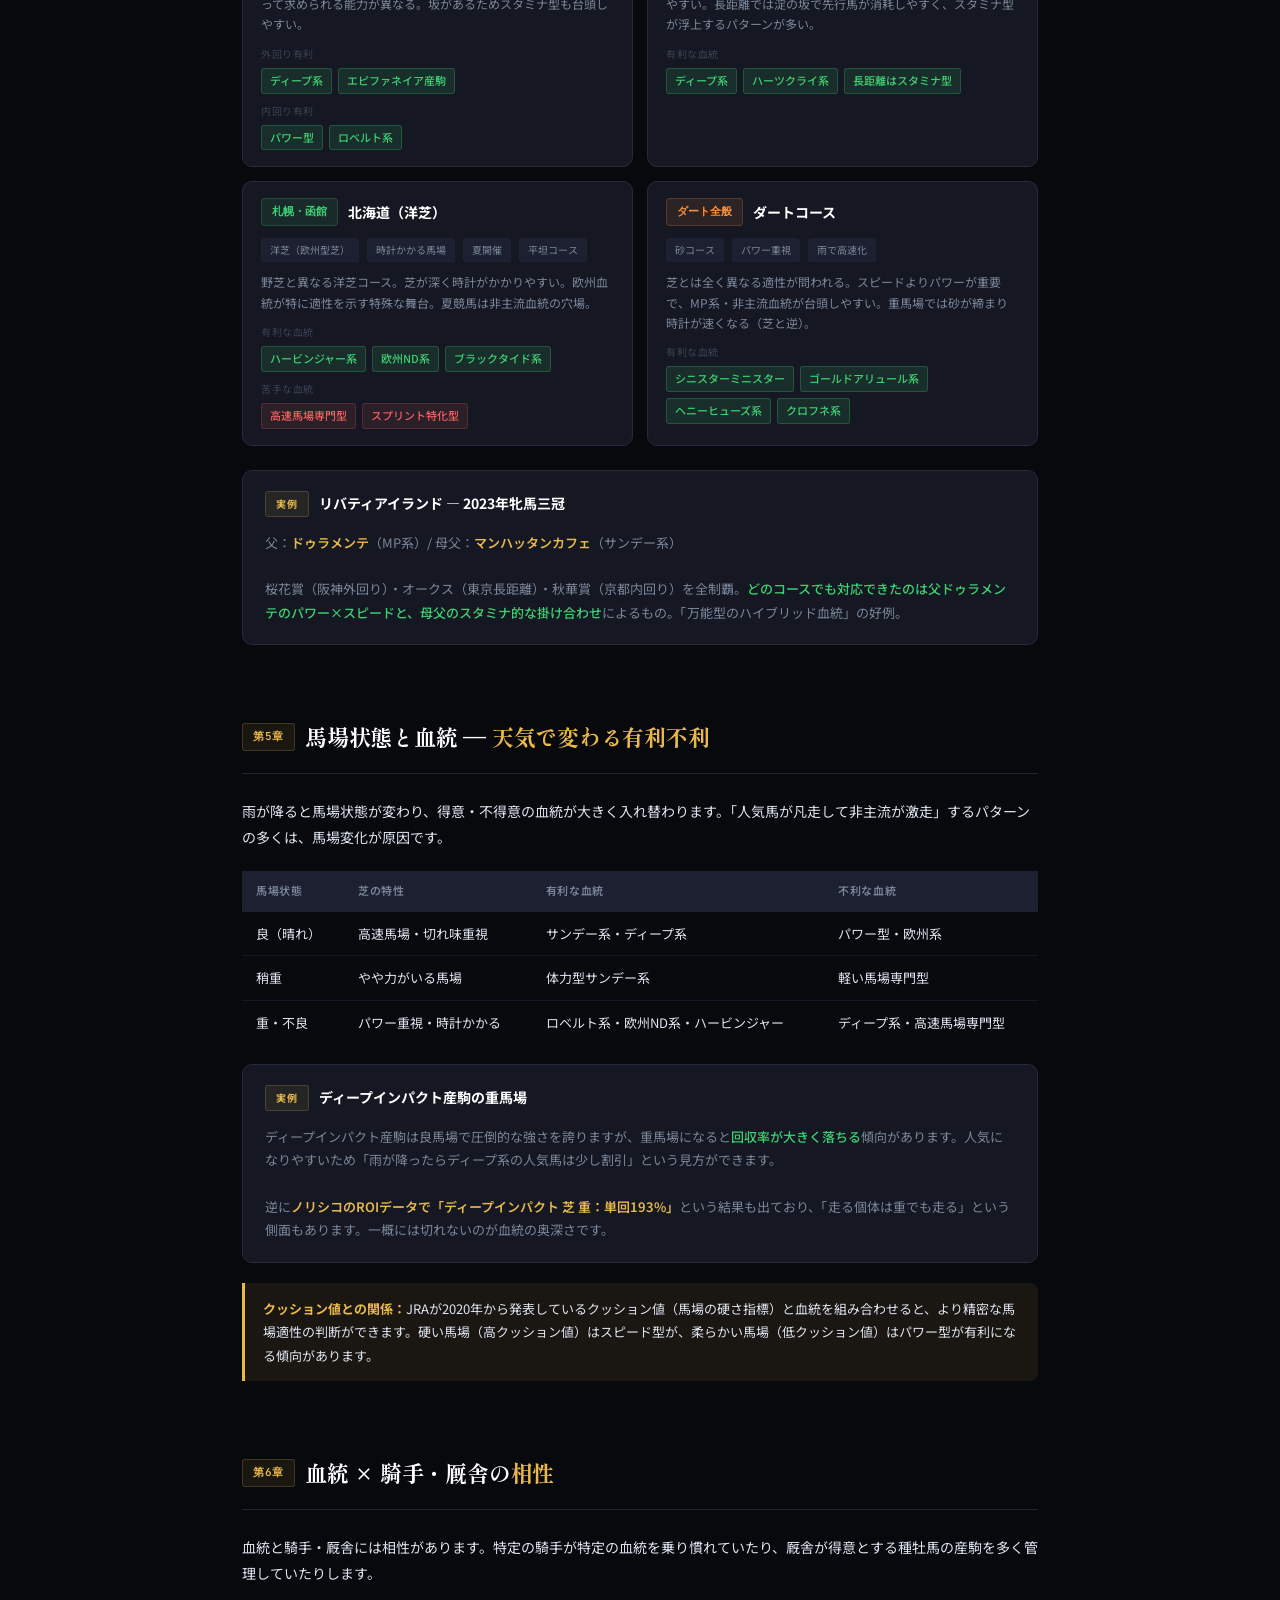
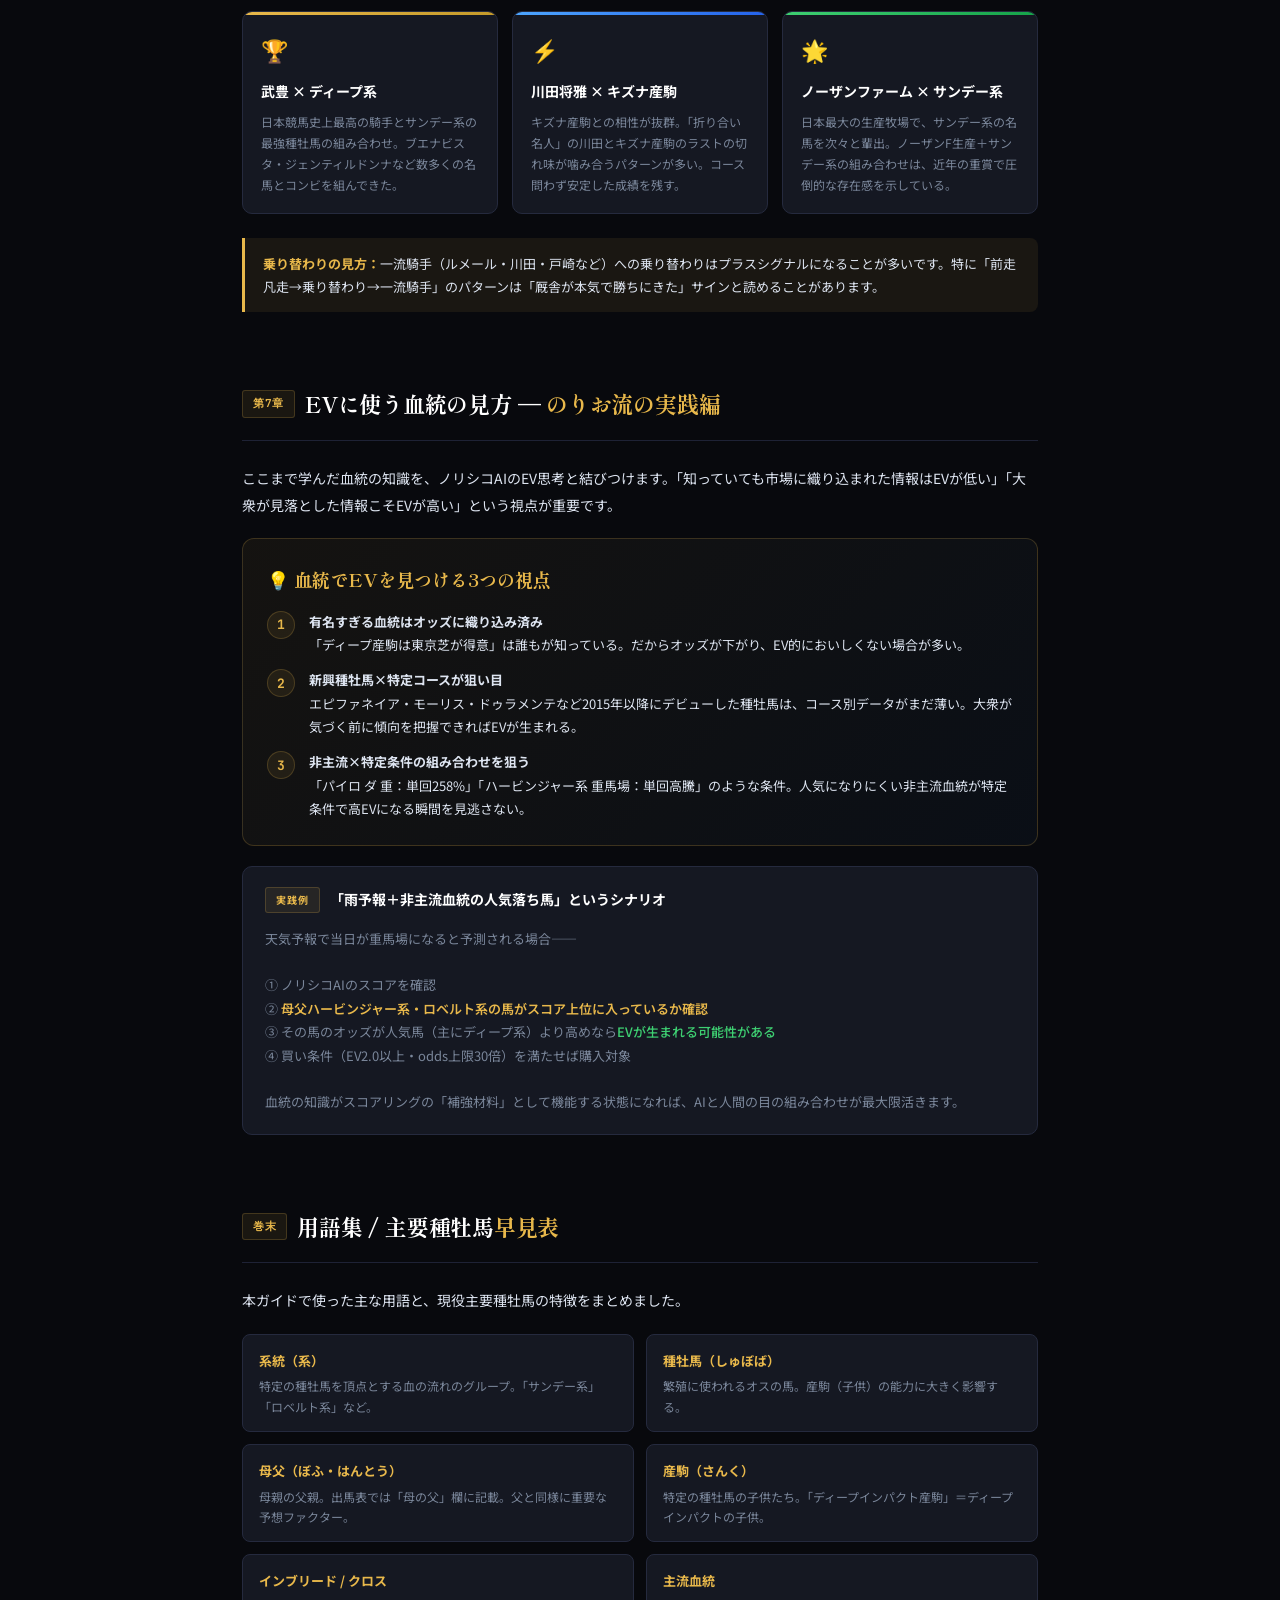
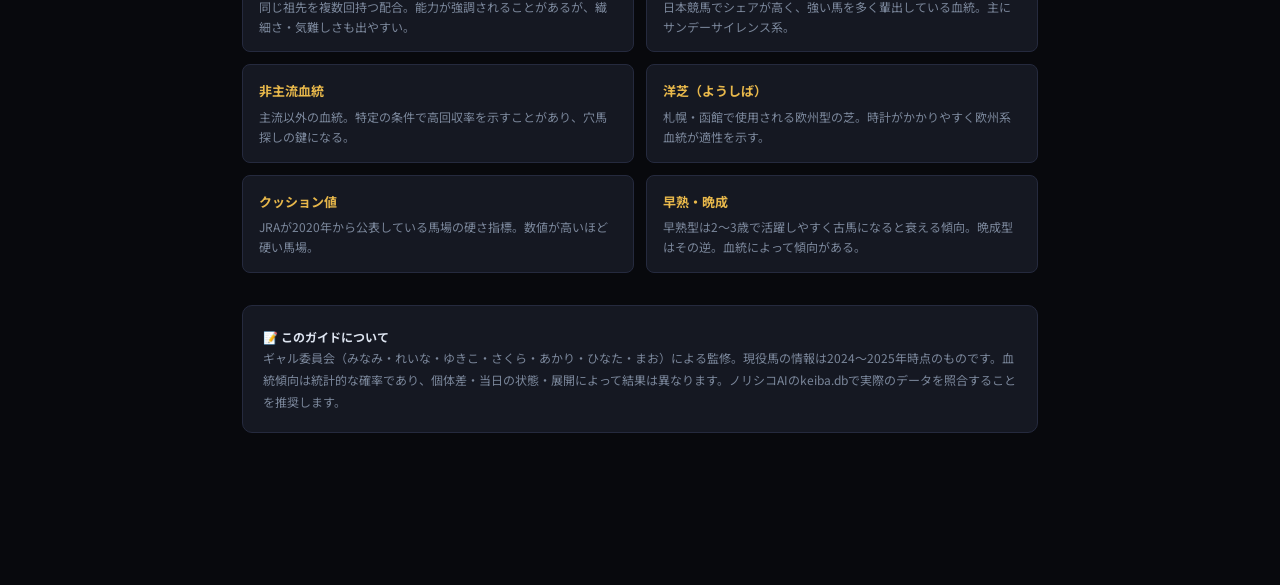
<file: blood_guide.html>
<!DOCTYPE html>
<html lang="ja">
<head>
<meta charset="UTF-8">
<meta name="viewport" content="width=device-width, initial-scale=1.0">
<title>血統入門ガイド — のりお競馬塾</title>
<link rel="preconnect" href="https://fonts.googleapis.com">
<link href="https://fonts.googleapis.com/css2?family=Shippori+Mincho:wght@400;600;700&family=Noto+Sans+JP:wght@300;400;500;700&family=JetBrains+Mono:wght@400;600&display=swap" rel="stylesheet">
<style>
:root{
  --bg:#08090d;--bg2:#0f1118;--bg3:#151822;--bg4:#1c2030;
  --border:#1e2235;--border2:#252a3e;
  --text:#dde4f0;--text2:#7a869a;--text3:#3a4255;
  --gold:#e8b84b;--gold2:#c49a2a;--gold-dim:rgba(232,184,75,0.08);
  --green:#3ecf72;--blue:#4da6ff;--red:#f56060;--purple:#a78bfa;--orange:#fb923c;
  --serif:'Shippori Mincho',serif;
  --sans:'Noto Sans JP',sans-serif;
  --mono:'JetBrains Mono',monospace;
}
*{box-sizing:border-box;margin:0;padding:0}
html{scroll-behavior:smooth;scroll-padding-top:52px}
body{background:var(--bg);color:var(--text);font-family:var(--sans);font-size:14px;line-height:1.8}

/* ─── HERO ─── */
.hero{
  position:relative;min-height:340px;display:flex;flex-direction:column;
  justify-content:flex-end;padding:56px 48px 48px;overflow:hidden;
  border-bottom:1px solid var(--border);
}
.hero-bg{
  position:absolute;inset:0;
  background:radial-gradient(ellipse 80% 60% at 70% 30%,rgba(232,184,75,0.07) 0%,transparent 70%),
             radial-gradient(ellipse 50% 80% at 10% 80%,rgba(77,166,255,0.04) 0%,transparent 60%),
             linear-gradient(160deg,#08090d 0%,#0e1020 100%);
}
.hero-grid{
  position:absolute;inset:0;
  background-image:linear-gradient(var(--border) 1px,transparent 1px),linear-gradient(90deg,var(--border) 1px,transparent 1px);
  background-size:48px 48px;opacity:.35;
}
.hero-badge{
  display:inline-block;border:1px solid var(--gold2);color:var(--gold);
  font-size:10px;font-weight:700;letter-spacing:.18em;text-transform:uppercase;
  padding:4px 14px;border-radius:2px;margin-bottom:20px;position:relative;
  background:rgba(232,184,75,0.06);
}
.hero h1{
  font-family:var(--serif);font-size:clamp(28px,5vw,46px);font-weight:700;
  line-height:1.25;color:#fff;position:relative;letter-spacing:-.01em;
}
.hero h1 em{color:var(--gold);font-style:normal}
.hero-sub{position:relative;color:var(--text2);font-size:14px;margin-top:14px;max-width:520px}
.hero-meta{position:relative;display:flex;gap:20px;margin-top:28px;flex-wrap:wrap}
.hero-chip{
  font-size:11px;color:var(--text2);background:var(--bg3);
  border:1px solid var(--border2);border-radius:4px;padding:4px 12px;
}

/* ─── NAV ─── */
.nav-wrap{
  position:sticky;top:0;z-index:50;background:rgba(8,9,13,0.92);
  backdrop-filter:blur(16px);border-bottom:1px solid var(--border);
  overflow-x:auto;white-space:nowrap;
}
.nav-inner{display:flex;padding:0 32px;gap:0}
.nav-inner a{
  color:var(--text2);text-decoration:none;font-size:12px;font-weight:500;
  padding:14px 16px;border-bottom:2px solid transparent;
  transition:color .2s,border-color .2s;display:inline-block;
}
.nav-inner a:hover{color:var(--gold);border-bottom-color:var(--gold)}

/* ─── LAYOUT ─── */
.main{max-width:860px;margin:0 auto;padding:48px 32px 80px}
.chapter{margin-bottom:72px}
.ch-label{
  display:flex;align-items:center;gap:10px;margin-bottom:24px;
  padding-bottom:16px;border-bottom:1px solid var(--border);
}
.ch-num{
  font-family:var(--mono);font-size:11px;font-weight:600;
  color:var(--gold);background:var(--gold-dim);border:1px solid rgba(232,184,75,0.2);
  padding:3px 10px;border-radius:3px;letter-spacing:.06em;flex-shrink:0;
}
.ch-title{font-family:var(--serif);font-size:22px;font-weight:700;color:#fff;letter-spacing:-.01em}
.ch-title em{color:var(--gold);font-style:normal}
.body-text{color:var(--text);font-size:14px;line-height:1.9;margin-bottom:20px}
.body-text+.body-text{margin-top:-4px}

/* ─── CARDS ─── */
.cards{display:grid;grid-template-columns:repeat(auto-fill,minmax(240px,1fr));gap:14px;margin:24px 0}
.card{
  background:var(--bg3);border:1px solid var(--border2);border-radius:10px;
  padding:18px;position:relative;overflow:hidden;transition:border-color .2s;
}
.card:hover{border-color:var(--border)}
.card-accent{
  position:absolute;top:0;left:0;right:0;height:3px;border-radius:10px 10px 0 0;
}
.card-icon{font-size:22px;margin-bottom:10px}
.card-title{font-weight:700;font-size:14px;color:#fff;margin-bottom:6px}
.card-text{font-size:12px;color:var(--text2);line-height:1.75}
.card-horses{margin-top:10px;padding-top:10px;border-top:1px solid var(--border)}
.card-horse-label{font-size:10px;color:var(--text3);letter-spacing:.06em;margin-bottom:4px;text-transform:uppercase}
.horse-tags{display:flex;flex-wrap:wrap;gap:4px}
.htag{font-size:11px;padding:2px 8px;border-radius:3px;font-weight:500}

/* ─── COURSE TABLE ─── */
.course-grid{display:grid;grid-template-columns:repeat(auto-fill,minmax(280px,1fr));gap:14px;margin:24px 0}
.course-card{
  background:var(--bg3);border:1px solid var(--border2);border-radius:10px;
  padding:16px 18px;
}
.course-head{display:flex;align-items:center;gap:10px;margin-bottom:12px}
.course-badge{
  font-size:11px;font-weight:700;padding:3px 10px;border-radius:4px;
  flex-shrink:0;font-family:var(--mono);
}
.course-name{font-weight:700;font-size:14px;color:#fff}
.course-specs{display:flex;gap:8px;flex-wrap:wrap;margin-bottom:10px}
.spec{font-size:10px;color:var(--text2);background:var(--bg4);padding:2px 8px;border-radius:3px;border:1px solid var(--border)}
.course-desc{font-size:12px;color:var(--text2);line-height:1.7;margin-bottom:10px}
.course-blood{margin-top:8px}
.blood-label{font-size:10px;color:var(--text3);letter-spacing:.06em;margin-bottom:5px;text-transform:uppercase}
.blood-row{display:flex;gap:6px;flex-wrap:wrap}
.blood-tag{font-size:11px;padding:2px 8px;border-radius:3px;font-weight:500}
.good{background:rgba(62,207,114,0.12);color:#3ecf72;border:1px solid rgba(62,207,114,0.25)}
.bad{background:rgba(245,96,96,0.1);color:#f56060;border:1px solid rgba(245,96,96,0.2)}

/* ─── EXAMPLE BOX ─── */
.example{
  background:var(--bg3);border:1px solid var(--border2);border-radius:10px;
  padding:20px 22px;margin:20px 0;
}
.example-head{display:flex;align-items:center;gap:10px;margin-bottom:14px}
.ex-badge{
  font-size:10px;font-weight:700;letter-spacing:.1em;color:var(--gold);
  background:var(--gold-dim);border:1px solid rgba(232,184,75,0.2);
  padding:3px 10px;border-radius:3px;text-transform:uppercase;flex-shrink:0;
}
.ex-title{font-weight:700;font-size:14px;color:#fff}
.ex-body{font-size:13px;color:var(--text2);line-height:1.8}
.ex-body strong{color:var(--gold);font-weight:600}
.ex-body em{color:var(--green);font-style:normal;font-weight:500}

/* ─── POINT BOX ─── */
.point-box{
  border-left:3px solid var(--gold);padding:14px 18px;
  background:var(--gold-dim);border-radius:0 8px 8px 0;margin:20px 0;
  font-size:13px;color:var(--text);line-height:1.8;
}
.point-box strong{color:var(--gold)}

/* ─── COMPARISON TABLE ─── */
.comp-table{width:100%;border-collapse:collapse;margin:20px 0;font-size:13px}
.comp-table th{
  background:var(--bg4);padding:10px 14px;text-align:left;
  font-size:11px;font-weight:600;color:var(--text2);letter-spacing:.06em;
  border-bottom:1px solid var(--border);text-transform:uppercase;
}
.comp-table td{padding:10px 14px;border-bottom:1px solid rgba(30,34,53,0.6);color:var(--text)}
.comp-table tr:last-child td{border-bottom:none}
.comp-table tr:hover td{background:rgba(255,255,255,0.02)}

/* ─── GLOSSARY ─── */
.glossary{display:grid;grid-template-columns:repeat(auto-fill,minmax(300px,1fr));gap:12px;margin:20px 0}
.gloss-item{
  background:var(--bg3);border:1px solid var(--border2);border-radius:8px;padding:14px 16px;
}
.gloss-term{font-weight:700;color:var(--gold);font-size:13px;margin-bottom:4px}
.gloss-def{font-size:12px;color:var(--text2);line-height:1.7}

/* ─── EV BOX ─── */
.ev-box{
  background:linear-gradient(135deg,rgba(232,184,75,0.06) 0%,rgba(77,166,255,0.04) 100%);
  border:1px solid rgba(232,184,75,0.2);border-radius:12px;
  padding:24px;margin:20px 0;
}
.ev-box-title{font-family:var(--serif);font-size:18px;color:var(--gold);margin-bottom:14px;font-weight:700}
.ev-row{display:flex;gap:14px;align-items:flex-start;margin-bottom:12px}
.ev-row:last-child{margin-bottom:0}
.ev-num{
  font-family:var(--mono);font-size:13px;color:var(--gold);font-weight:700;
  background:var(--gold-dim);border:1px solid rgba(232,184,75,0.2);
  width:28px;height:28px;border-radius:50%;display:flex;align-items:center;justify-content:center;
  flex-shrink:0;margin-top:1px;
}
.ev-text{font-size:13px;color:var(--text);line-height:1.8}

/* ─── SCROLLBAR ─── */
::-webkit-scrollbar{width:5px;height:5px}
::-webkit-scrollbar-track{background:var(--bg)}
::-webkit-scrollbar-thumb{background:var(--border2);border-radius:3px}

/* ─── MOBILE OPTIMIZATION ─── */
@media (max-width: 640px) {
  .hero { padding: 32px 20px 32px; min-height: auto; }
  .hero h1 { font-size: 24px; line-height: 1.3; }
  .hero-sub { font-size: 13px; }
  .hero-meta { gap: 8px; }
  .hero-chip { font-size: 11px; padding: 4px 10px; }

  .nav-inner { padding: 0 12px; }
  .nav-inner a { padding: 14px 10px; font-size: 12px; }

  .main { padding: 28px 16px 60px; }
  .chapter { margin-bottom: 52px; }
  .ch-title { font-size: 18px; }
  .body-text { font-size: 14px; line-height: 1.85; }

  /* カードを1列に */
  .cards { grid-template-columns: 1fr; gap: 12px; }
  .course-grid { grid-template-columns: 1fr; gap: 12px; }
  .glossary { grid-template-columns: 1fr; gap: 10px; }

  /* テーブルをスクロール可能に */
  .comp-table-wrap { overflow-x: auto; -webkit-overflow-scrolling: touch; }
  .comp-table { min-width: 520px; font-size: 12px; }
  .comp-table th, .comp-table td { padding: 8px 10px; }

  /* EXAMPLEボックスの余白調整 */
  .example { padding: 16px; }
  .ev-box { padding: 18px 16px; }
  .point-box { padding: 12px 14px; font-size: 13px; }

  /* カード内の余白 */
  .card { padding: 16px; }
  .course-card { padding: 14px 16px; }
  .gloss-item { padding: 12px 14px; }

  /* 文字サイズ調整 */
  .ex-body { font-size: 13px; }
  .ev-text { font-size: 13px; }
  .card-text { font-size: 13px; }
  .course-desc { font-size: 13px; }
  .gloss-def { font-size: 12px; }

  /* horse-tags 折り返し改善 */
  .horse-tags { gap: 5px; }
  .htag { font-size: 12px; }
  .blood-row { gap: 5px; }
  .blood-tag { font-size: 12px; }

  /* ヒーローグリッドを間引く */
  .hero-grid { background-size: 32px 32px; opacity: .2; }
}

/* タブレット対応 */
@media (max-width: 860px) and (min-width: 641px) {
  .main { padding: 36px 24px 60px; }
  .hero { padding: 40px 28px 36px; }
}

/* タップターゲット拡大（スマホ全般） */
@media (hover: none) and (pointer: coarse) {
  .nav-inner a { padding: 16px 12px; }
}

</style>
</head>
<body>

<!-- HERO -->
<div class="hero">
  <div class="hero-bg"></div>
  <div class="hero-grid"></div>
  <div class="hero-badge">のりお競馬塾 ✦ ギャル委員会監修</div>
  <h1>血統入門ガイド<br><em>読んだその日から予想に使える</em></h1>
  <div class="hero-sub">「血統って難しそう」と思っていた人へ。現役馬の実例と一緒に、予想に使えるレベルまで7章で解説します。</div>
  <div class="hero-meta">
    <div class="hero-chip">全7章 + 巻末用語集</div>
    <div class="hero-chip">現役G1馬の実例多数</div>
    <div class="hero-chip">コース解説付き</div>
    <div class="hero-chip">EV思考と接続</div>
  </div>
</div>

<!-- NAV -->
<div class="nav-wrap">
  <div class="nav-inner">
    <a href="#ch1">第1章</a>
    <a href="#ch2">第2章</a>
    <a href="#ch3">第3章</a>
    <a href="#ch4">第4章</a>
    <a href="#ch5">第5章</a>
    <a href="#ch6">第6章</a>
    <a href="#ch7">第7章</a>
    <a href="#glossary">用語集</a>
  </div>
</div>

<div class="main">

<!-- ═══ 第1章 ═══ -->
<div class="chapter" id="ch1">
  <div class="ch-label">
    <div class="ch-num">第1章</div>
    <div class="ch-title">血統とは何か？ — <em>3分でわかる基本</em></div>
  </div>

  <div class="body-text">競馬の「血統」とは、ひとことで言えば<strong>「その馬がどの馬の子孫か」</strong>を示す家系図のことです。人間でも「運動神経がいい家系」「背が高い家系」があるように、馬にも「スピードに優れた系統」「スタミナが豊富な系統」「重い馬場が得意な系統」があります。</div>

  <div class="body-text">出馬表を見ると、各馬の欄に<strong>「父」「母」「母の父（母父）」</strong>という情報が載っています。予想で最も重要なのは「父」と「母父」の2つ。この2つを押さえるだけで血統予想の8割はカバーできます。</div>

  <div class="example">
    <div class="example-head">
      <div class="ex-badge">読み方の例</div>
      <div class="ex-title">ドウデュースの血統表</div>
    </div>
    <div class="ex-body">
      父：<strong>ハーツクライ</strong>（サンデーサイレンス系）<br>
      母父：<strong>Dandy Man</strong>（ノーザンダンサー系）<br><br>
      → 「ハーツクライ産駒は東京の長距離に強い」という傾向があり、<em>2022年・2024年の日本ダービーを制覇</em>したのも納得の血統。スタミナと切れ味を兼ね備えたサンデー系の代表格。
    </div>
  </div>

  <div class="point-box"><strong>ポイント：</strong>血統はあくまで「傾向と確率」の話です。「この血統だから絶対強い」ではなく、「この条件ではこの血統が統計的に有利」という視点で使うのが正しい使い方です。</div>
</div>

<!-- ═══ 第2章 ═══ -->
<div class="chapter" id="ch2">
  <div class="ch-label">
    <div class="ch-num">第2章</div>
    <div class="ch-title"><em>3大系統</em>を覚える</div>
  </div>

  <div class="body-text">日本競馬の現役馬の大半は、この3つの系統のいずれかに属しています。まずここだけ覚えれば十分です。</div>

  <div class="cards">
    <div class="card">
      <div class="card-accent" style="background:linear-gradient(90deg,#e8b84b,#c49a2a)"></div>
      <div class="card-icon">☀️</div>
      <div class="card-title">サンデーサイレンス系</div>
      <div class="card-text">日本競馬の主流。芝の中距離〜長距離で圧倒的なシェア。切れ味・末脚の持続力に優れる。良馬場・高速馬場で真価を発揮。</div>
      <div class="card-horses">
        <div class="card-horse-label">主な種牡馬</div>
        <div class="horse-tags">
          <span class="htag" style="background:rgba(232,184,75,0.12);color:#e8b84b;border:1px solid rgba(232,184,75,0.25)">ディープインパクト</span>
          <span class="htag" style="background:rgba(232,184,75,0.12);color:#e8b84b;border:1px solid rgba(232,184,75,0.25)">ハーツクライ</span>
          <span class="htag" style="background:rgba(232,184,75,0.12);color:#e8b84b;border:1px solid rgba(232,184,75,0.25)">エピファネイア</span>
          <span class="htag" style="background:rgba(232,184,75,0.12);color:#e8b84b;border:1px solid rgba(232,184,75,0.25)">キズナ</span>
          <span class="htag" style="background:rgba(232,184,75,0.12);color:#e8b84b;border:1px solid rgba(232,184,75,0.25)">モーリス</span>
        </div>
        <div class="card-horse-label" style="margin-top:8px">現役代表馬</div>
        <div class="horse-tags">
          <span class="htag" style="background:rgba(62,207,114,0.1);color:#3ecf72;border:1px solid rgba(62,207,114,0.2)">ドウデュース</span>
          <span class="htag" style="background:rgba(62,207,114,0.1);color:#3ecf72;border:1px solid rgba(62,207,114,0.2)">チェルヴィニア</span>
          <span class="htag" style="background:rgba(62,207,114,0.1);color:#3ecf72;border:1px solid rgba(62,207,114,0.2)">レガレイラ</span>
        </div>
      </div>
    </div>

    <div class="card">
      <div class="card-accent" style="background:linear-gradient(90deg,#4da6ff,#2563eb)"></div>
      <div class="card-icon">🌊</div>
      <div class="card-title">ミスタープロスペクター系</div>
      <div class="card-text">スピードとパワーを兼備。ダート戦で特に強く、スプリント〜マイルでも活躍。芝でも短距離寄りのコースが得意。</div>
      <div class="card-horses">
        <div class="card-horse-label">主な種牡馬</div>
        <div class="horse-tags">
          <span class="htag" style="background:rgba(77,166,255,0.12);color:#4da6ff;border:1px solid rgba(77,166,255,0.25)">ロードカナロア</span>
          <span class="htag" style="background:rgba(77,166,255,0.12);color:#4da6ff;border:1px solid rgba(77,166,255,0.25)">ドゥラメンテ</span>
          <span class="htag" style="background:rgba(77,166,255,0.12);color:#4da6ff;border:1px solid rgba(77,166,255,0.25)">キングカメハメハ</span>
        </div>
        <div class="card-horse-label" style="margin-top:8px">現役代表馬</div>
        <div class="horse-tags">
          <span class="htag" style="background:rgba(62,207,114,0.1);color:#3ecf72;border:1px solid rgba(62,207,114,0.2)">イクイノックス（母父）</span>
          <span class="htag" style="background:rgba(62,207,114,0.1);color:#3ecf72;border:1px solid rgba(62,207,114,0.2)">ソダシ</span>
        </div>
      </div>
    </div>

    <div class="card">
      <div class="card-accent" style="background:linear-gradient(90deg,#a78bfa,#7c3aed)"></div>
      <div class="card-icon">🌿</div>
      <div class="card-title">ノーザンダンサー系</div>
      <div class="card-text">欧州型のスタミナ・パワー血統。重馬場や洋芝で真価を発揮。ハービンジャー・フランケルなど欧州からの輸入種牡馬が代表格。</div>
      <div class="card-horses">
        <div class="card-horse-label">主な種牡馬</div>
        <div class="horse-tags">
          <span class="htag" style="background:rgba(167,139,250,0.12);color:#a78bfa;border:1px solid rgba(167,139,250,0.25)">ハービンジャー</span>
          <span class="htag" style="background:rgba(167,139,250,0.12);color:#a78bfa;border:1px solid rgba(167,139,250,0.25)">Frankel</span>
          <span class="htag" style="background:rgba(167,139,250,0.12);color:#a78bfa;border:1px solid rgba(167,139,250,0.25)">ガリレオ</span>
        </div>
        <div class="card-horse-label" style="margin-top:8px">現役代表馬</div>
        <div class="horse-tags">
          <span class="htag" style="background:rgba(62,207,114,0.1);color:#3ecf72;border:1px solid rgba(62,207,114,0.2)">ブローザホーン</span>
          <span class="htag" style="background:rgba(62,207,114,0.1);color:#3ecf72;border:1px solid rgba(62,207,114,0.2)">ローシャムパーク</span>
        </div>
      </div>
    </div>
  </div>

  <div class="example">
    <div class="example-head">
      <div class="ex-badge">実例</div>
      <div class="ex-title">イクイノックス（2022〜2023年の最強馬）</div>
    </div>
    <div class="ex-body">
      父：<strong>キタサンブラック</strong>（サンデー系）/ 母父：<strong>キングカメハメハ</strong>（MP系）<br><br>
      サンデー系の芝適性とMP系のパワー・スピードを両立。<em>天皇賞秋・ジャパンカップ・有馬記念を制覇</em>したのは「どんな馬場・距離でも対応できるハイブリッド血統」だったから。芝中距離のあらゆる舞台で圧倒的な実力を示した。
    </div>
  </div>
</div>

<!-- ═══ 第3章 ═══ -->
<div class="chapter" id="ch3">
  <div class="ch-label">
    <div class="ch-num">第3章</div>
    <div class="ch-title">非主流血統の逆襲 — <em>穴を開ける血の正体</em></div>
  </div>

  <div class="body-text">主流のサンデー系が苦手とする条件で激走するのが「非主流血統」です。人気落ちで出走してくることが多く、的中したときの配当が大きい＝EV（期待値）が高いのが特徴です。</div>

  <div class="cards">
    <div class="card">
      <div class="card-accent" style="background:linear-gradient(90deg,#f56060,#dc2626)"></div>
      <div class="card-icon">💪</div>
      <div class="card-title">ロベルト系</div>
      <div class="card-text">パワーと根性が特徴。小回り・急坂・タフな馬場で真価を発揮。サンデー系が苦手とする消耗戦で浮上する。シンボリクリスエス・スクリーンヒーローが代表。</div>
      <div class="card-horses">
        <div class="card-horse-label">得意な条件</div>
        <div class="horse-tags">
          <span class="htag" style="background:rgba(245,96,96,0.1);color:#f56060;border:1px solid rgba(245,96,96,0.2)">中山芝</span>
          <span class="htag" style="background:rgba(245,96,96,0.1);color:#f56060;border:1px solid rgba(245,96,96,0.2)">重・不良馬場</span>
          <span class="htag" style="background:rgba(245,96,96,0.1);color:#f56060;border:1px solid rgba(245,96,96,0.2)">洋芝</span>
        </div>
      </div>
    </div>

    <div class="card">
      <div class="card-accent" style="background:linear-gradient(90deg,#fb923c,#ea580c)"></div>
      <div class="card-icon">🏜️</div>
      <div class="card-title">シニスターミニスター系</div>
      <div class="card-text">ダート向きの非主流血統。芝では人気にならないが、ダート・特に重馬場で爆発力を持つ。ROIデータでも単回106%・複回131%と安定した実績。</div>
      <div class="card-horses">
        <div class="card-horse-label">得意な条件</div>
        <div class="horse-tags">
          <span class="htag" style="background:rgba(251,146,60,0.12);color:#fb923c;border:1px solid rgba(251,146,60,0.25)">ダート全般</span>
          <span class="htag" style="background:rgba(251,146,60,0.12);color:#fb923c;border:1px solid rgba(251,146,60,0.25)">福島・小倉ダ</span>
          <span class="htag" style="background:rgba(251,146,60,0.12);color:#fb923c;border:1px solid rgba(251,146,60,0.25)">重馬場</span>
        </div>
      </div>
    </div>

    <div class="card">
      <div class="card-accent" style="background:linear-gradient(90deg,#3ecf72,#16a34a)"></div>
      <div class="card-icon">🌧️</div>
      <div class="card-title">欧州型（ハービンジャー等）</div>
      <div class="card-text">重馬場・洋芝で圧倒的な適性を示す。良馬場では人気になりにくく、天候が崩れたときに大化けするパターンが多い。穴馬候補の筆頭格。</div>
      <div class="card-horses">
        <div class="card-horse-label">得意な条件</div>
        <div class="horse-tags">
          <span class="htag" style="background:rgba(62,207,114,0.1);color:#3ecf72;border:1px solid rgba(62,207,114,0.2)">洋芝（札幌・函館）</span>
          <span class="htag" style="background:rgba(62,207,114,0.1);color:#3ecf72;border:1px solid rgba(62,207,114,0.2)">重・不良馬場</span>
          <span class="htag" style="background:rgba(62,207,114,0.1);color:#3ecf72;border:1px solid rgba(62,207,114,0.2)">長距離</span>
        </div>
      </div>
    </div>
  </div>

  <div class="example">
    <div class="example-head">
      <div class="ex-badge">実例</div>
      <div class="ex-title">ブローザホーン — 2024年宝塚記念制覇</div>
    </div>
    <div class="ex-body">
      父：<strong>エピファネイア</strong>（サンデー系）/ 母父：<strong>ハービンジャー</strong>（欧州ノーザンダンサー系）<br><br>
      2024年宝塚記念は稍重馬場。人気馬が次々と凡走するなか、<em>15番人気で激走・単勝6,390円</em>。母父ハービンジャーの重馬場適性が完璧にはまった。「雨が降ったらハービンジャー母父を疑え」の典型例。
    </div>
  </div>
</div>

<!-- ═══ 第4章 ═══ -->
<div class="chapter" id="ch4">
  <div class="ch-label">
    <div class="ch-num">第4章</div>
    <div class="ch-title">コース × 血統の<em>相性マップ</em></div>
  </div>

  <div class="body-text">コースの特性（直線の長さ・坂の有無・芝の種類）と血統の特性は深く連動しています。同じ芝1600mでも東京と中山では求められる能力が全く異なります。</div>

  <div class="course-grid">
    <div class="course-card">
      <div class="course-head">
        <div class="course-badge" style="background:rgba(232,184,75,0.12);color:#e8b84b;border:1px solid rgba(232,184,75,0.25)">東京</div>
        <div class="course-name">東京競馬場</div>
      </div>
      <div class="course-specs">
        <span class="spec">直線525m（最長級）</span>
        <span class="spec">急坂1回</span>
        <span class="spec">左回り</span>
        <span class="spec">野芝</span>
      </div>
      <div class="course-desc">日本最長の直線で末脚の持続力が問われる。直線で加速しながらゴールまで脚が持つ「切れ＋持続力型」が有利。スローからの瞬発力勝負になりやすい。</div>
      <div class="course-blood">
        <div class="blood-label">有利な血統</div>
        <div class="blood-row">
          <span class="blood-tag good">ディープ系</span>
          <span class="blood-tag good">ハーツクライ系</span>
          <span class="blood-tag good">キズナ産駒</span>
          <span class="blood-tag good">モーリス産駒</span>
        </div>
        <div class="blood-label" style="margin-top:8px">不利な血統</div>
        <div class="blood-row">
          <span class="blood-tag bad">小回り向きパワー型</span>
          <span class="blood-tag bad">ロベルト系</span>
        </div>
      </div>
    </div>

    <div class="course-card">
      <div class="course-head">
        <div class="course-badge" style="background:rgba(245,96,96,0.1);color:#f56060;border:1px solid rgba(245,96,96,0.2)">中山</div>
        <div class="course-name">中山競馬場</div>
      </div>
      <div class="course-specs">
        <span class="spec">直線310m（短め）</span>
        <span class="spec">急坂2回</span>
        <span class="spec">右回り</span>
        <span class="spec">野芝</span>
      </div>
      <div class="course-desc">直線が短く急坂が2回。コーナーワークとパワーが重要で、小回りを立ち回れる先行力型が有利。瞬発力より持続力・根性が問われる。</div>
      <div class="course-blood">
        <div class="blood-label">有利な血統</div>
        <div class="blood-row">
          <span class="blood-tag good">ロベルト系</span>
          <span class="blood-tag good">ステイゴールド系</span>
          <span class="blood-tag good">ゴールドシップ産駒</span>
        </div>
        <div class="blood-label" style="margin-top:8px">不利な血統</div>
        <div class="blood-row">
          <span class="blood-tag bad">末脚一辺倒の差し型</span>
        </div>
      </div>
    </div>

    <div class="course-card">
      <div class="course-head">
        <div class="course-badge" style="background:rgba(77,166,255,0.1);color:#4da6ff;border:1px solid rgba(77,166,255,0.2)">阪神</div>
        <div class="course-name">阪神競馬場</div>
      </div>
      <div class="course-specs">
        <span class="spec">外回り直線473m</span>
        <span class="spec">内回り直線356m</span>
        <span class="spec">急坂あり</span>
        <span class="spec">右回り</span>
      </div>
      <div class="course-desc">外回りは東京に近い特性、内回りは中山に近い特性。コースによって求められる能力が異なる。坂があるためスタミナ型も台頭しやすい。</div>
      <div class="course-blood">
        <div class="blood-label">外回り有利</div>
        <div class="blood-row">
          <span class="blood-tag good">ディープ系</span>
          <span class="blood-tag good">エピファネイア産駒</span>
        </div>
        <div class="blood-label" style="margin-top:8px">内回り有利</div>
        <div class="blood-row">
          <span class="blood-tag good">パワー型</span>
          <span class="blood-tag good">ロベルト系</span>
        </div>
      </div>
    </div>

    <div class="course-card">
      <div class="course-head">
        <div class="course-badge" style="background:rgba(167,139,250,0.1);color:#a78bfa;border:1px solid rgba(167,139,250,0.2)">京都</div>
        <div class="course-name">京都競馬場</div>
      </div>
      <div class="course-specs">
        <span class="spec">直線404m</span>
        <span class="spec">淀の坂（3コーナー）</span>
        <span class="spec">右回り</span>
        <span class="spec">野芝</span>
      </div>
      <div class="course-desc">3コーナーの下り坂でスピードが乗りやすく、差し追込が決まりやすい。長距離では淀の坂で先行馬が消耗しやすく、スタミナ型が浮上するパターンが多い。</div>
      <div class="course-blood">
        <div class="blood-label">有利な血統</div>
        <div class="blood-row">
          <span class="blood-tag good">ディープ系</span>
          <span class="blood-tag good">ハーツクライ系</span>
          <span class="blood-tag good">長距離はスタミナ型</span>
        </div>
      </div>
    </div>

    <div class="course-card">
      <div class="course-head">
        <div class="course-badge" style="background:rgba(62,207,114,0.1);color:#3ecf72;border:1px solid rgba(62,207,114,0.2)">札幌・函館</div>
        <div class="course-name">北海道（洋芝）</div>
      </div>
      <div class="course-specs">
        <span class="spec">洋芝（欧州型芝）</span>
        <span class="spec">時計かかる馬場</span>
        <span class="spec">夏開催</span>
        <span class="spec">平坦コース</span>
      </div>
      <div class="course-desc">野芝と異なる洋芝コース。芝が深く時計がかかりやすい。欧州血統が特に適性を示す特殊な舞台。夏競馬は非主流血統の穴場。</div>
      <div class="course-blood">
        <div class="blood-label">有利な血統</div>
        <div class="blood-row">
          <span class="blood-tag good">ハービンジャー系</span>
          <span class="blood-tag good">欧州ND系</span>
          <span class="blood-tag good">ブラックタイド系</span>
        </div>
        <div class="blood-label" style="margin-top:8px">苦手な血統</div>
        <div class="blood-row">
          <span class="blood-tag bad">高速馬場専門型</span>
          <span class="blood-tag bad">スプリント特化型</span>
        </div>
      </div>
    </div>

    <div class="course-card">
      <div class="course-head">
        <div class="course-badge" style="background:rgba(251,146,60,0.1);color:#fb923c;border:1px solid rgba(251,146,60,0.2)">ダート全般</div>
        <div class="course-name">ダートコース</div>
      </div>
      <div class="course-specs">
        <span class="spec">砂コース</span>
        <span class="spec">パワー重視</span>
        <span class="spec">雨で高速化</span>
      </div>
      <div class="course-desc">芝とは全く異なる適性が問われる。スピードよりパワーが重要で、MP系・非主流血統が台頭しやすい。重馬場では砂が締まり時計が速くなる（芝と逆）。</div>
      <div class="course-blood">
        <div class="blood-label">有利な血統</div>
        <div class="blood-row">
          <span class="blood-tag good">シニスターミニスター</span>
          <span class="blood-tag good">ゴールドアリュール系</span>
          <span class="blood-tag good">ヘニーヒューズ系</span>
          <span class="blood-tag good">クロフネ系</span>
        </div>
      </div>
    </div>
  </div>

  <div class="example">
    <div class="example-head">
      <div class="ex-badge">実例</div>
      <div class="ex-title">リバティアイランド — 2023年牝馬三冠</div>
    </div>
    <div class="ex-body">
      父：<strong>ドゥラメンテ</strong>（MP系）/ 母父：<strong>マンハッタンカフェ</strong>（サンデー系）<br><br>
      桜花賞（阪神外回り）・オークス（東京長距離）・秋華賞（京都内回り）を全制覇。<em>どのコースでも対応できたのは父ドゥラメンテのパワー×スピードと、母父のスタミナ的な掛け合わせ</em>によるもの。「万能型のハイブリッド血統」の好例。
    </div>
  </div>
</div>

<!-- ═══ 第5章 ═══ -->
<div class="chapter" id="ch5">
  <div class="ch-label">
    <div class="ch-num">第5章</div>
    <div class="ch-title">馬場状態と血統 — <em>天気で変わる有利不利</em></div>
  </div>

  <div class="body-text">雨が降ると馬場状態が変わり、得意・不得意の血統が大きく入れ替わります。「人気馬が凡走して非主流が激走」するパターンの多くは、馬場変化が原因です。</div>

  <div class="comp-table-wrap"><table class="comp-table">
    <thead>
      <tr><th>馬場状態</th><th>芝の特性</th><th>有利な血統</th><th>不利な血統</th></tr>
    </thead>
    <tbody>
      <tr><td>良（晴れ）</td><td>高速馬場・切れ味重視</td><td>サンデー系・ディープ系</td><td>パワー型・欧州系</td></tr>
      <tr><td>稍重</td><td>やや力がいる馬場</td><td>体力型サンデー系</td><td>軽い馬場専門型</td></tr>
      <tr><td>重・不良</td><td>パワー重視・時計かかる</td><td>ロベルト系・欧州ND系・ハービンジャー</td><td>ディープ系・高速馬場専門型</td></tr>
    </tbody>
  </table></div>

  <div class="example">
    <div class="example-head">
      <div class="ex-badge">実例</div>
      <div class="ex-title">ディープインパクト産駒の重馬場</div>
    </div>
    <div class="ex-body">
      ディープインパクト産駒は良馬場で圧倒的な強さを誇りますが、重馬場になると<em>回収率が大きく落ちる</em>傾向があります。人気になりやすいため「雨が降ったらディープ系の人気馬は少し割引」という見方ができます。<br><br>
      逆に<strong>ノリシコのROIデータで「ディープインパクト 芝 重：単回193%」</strong>という結果も出ており、「走る個体は重でも走る」という側面もあります。一概には切れないのが血統の奥深さです。
    </div>
  </div>

  <div class="point-box"><strong>クッション値との関係：</strong>JRAが2020年から発表しているクッション値（馬場の硬さ指標）と血統を組み合わせると、より精密な馬場適性の判断ができます。硬い馬場（高クッション値）はスピード型が、柔らかい馬場（低クッション値）はパワー型が有利になる傾向があります。</div>
</div>

<!-- ═══ 第6章 ═══ -->
<div class="chapter" id="ch6">
  <div class="ch-label">
    <div class="ch-num">第6章</div>
    <div class="ch-title">血統 × 騎手・厩舎の<em>相性</em></div>
  </div>

  <div class="body-text">血統と騎手・厩舎には相性があります。特定の騎手が特定の血統を乗り慣れていたり、厩舎が得意とする種牡馬の産駒を多く管理していたりします。</div>

  <div class="cards">
    <div class="card">
      <div class="card-accent" style="background:linear-gradient(90deg,#e8b84b,#c49a2a)"></div>
      <div class="card-icon">🏆</div>
      <div class="card-title">武豊 × ディープ系</div>
      <div class="card-text">日本競馬史上最高の騎手とサンデー系の最強種牡馬の組み合わせ。ブエナビスタ・ジェンティルドンナなど数多くの名馬とコンビを組んできた。</div>
    </div>
    <div class="card">
      <div class="card-accent" style="background:linear-gradient(90deg,#4da6ff,#2563eb)"></div>
      <div class="card-icon">⚡</div>
      <div class="card-title">川田将雅 × キズナ産駒</div>
      <div class="card-text">キズナ産駒との相性が抜群。「折り合い名人」の川田とキズナ産駒のラストの切れ味が噛み合うパターンが多い。コース問わず安定した成績を残す。</div>
    </div>
    <div class="card">
      <div class="card-accent" style="background:linear-gradient(90deg,#3ecf72,#16a34a)"></div>
      <div class="card-icon">🌟</div>
      <div class="card-title">ノーザンファーム × サンデー系</div>
      <div class="card-text">日本最大の生産牧場で、サンデー系の名馬を次々と輩出。ノーザンF生産＋サンデー系の組み合わせは、近年の重賞で圧倒的な存在感を示している。</div>
    </div>
  </div>

  <div class="point-box"><strong>乗り替わりの見方：</strong>一流騎手（ルメール・川田・戸崎など）への乗り替わりはプラスシグナルになることが多いです。特に「前走凡走→乗り替わり→一流騎手」のパターンは「厩舎が本気で勝ちにきた」サインと読めることがあります。</div>
</div>

<!-- ═══ 第7章 ═══ -->
<div class="chapter" id="ch7">
  <div class="ch-label">
    <div class="ch-num">第7章</div>
    <div class="ch-title">EVに使う血統の見方 — <em>のりお流の実践編</em></div>
  </div>

  <div class="body-text">ここまで学んだ血統の知識を、ノリシコAIのEV思考と結びつけます。「知っていても市場に織り込まれた情報はEVが低い」「大衆が見落とした情報こそEVが高い」という視点が重要です。</div>

  <div class="ev-box">
    <div class="ev-box-title">💡 血統でEVを見つける3つの視点</div>
    <div class="ev-row">
      <div class="ev-num">1</div>
      <div class="ev-text"><strong>有名すぎる血統はオッズに織り込み済み</strong><br>「ディープ産駒は東京芝が得意」は誰もが知っている。だからオッズが下がり、EV的においしくない場合が多い。</div>
    </div>
    <div class="ev-row">
      <div class="ev-num">2</div>
      <div class="ev-text"><strong>新興種牡馬×特定コースが狙い目</strong><br>エピファネイア・モーリス・ドゥラメンテなど2015年以降にデビューした種牡馬は、コース別データがまだ薄い。大衆が気づく前に傾向を把握できればEVが生まれる。</div>
    </div>
    <div class="ev-row">
      <div class="ev-num">3</div>
      <div class="ev-text"><strong>非主流×特定条件の組み合わせを狙う</strong><br>「パイロ ダ 重：単回258%」「ハービンジャー系 重馬場：単回高騰」のような条件。人気になりにくい非主流血統が特定条件で高EVになる瞬間を見逃さない。</div>
    </div>
  </div>

  <div class="example">
    <div class="example-head">
      <div class="ex-badge">実践例</div>
      <div class="ex-title">「雨予報＋非主流血統の人気落ち馬」というシナリオ</div>
    </div>
    <div class="ex-body">
      天気予報で当日が重馬場になると予測される場合——<br><br>
      ① ノリシコAIのスコアを確認<br>
      ② <strong>母父ハービンジャー系・ロベルト系の馬がスコア上位に入っているか確認</strong><br>
      ③ その馬のオッズが人気馬（主にディープ系）より高めなら<em>EVが生まれる可能性がある</em><br>
      ④ 買い条件（EV2.0以上・odds上限30倍）を満たせば購入対象<br><br>
      血統の知識がスコアリングの「補強材料」として機能する状態になれば、AIと人間の目の組み合わせが最大限活きます。
    </div>
  </div>
</div>

<!-- ═══ 用語集 ═══ -->
<div class="chapter" id="glossary">
  <div class="ch-label">
    <div class="ch-num">巻末</div>
    <div class="ch-title">用語集 / 主要種牡馬<em>早見表</em></div>
  </div>

  <div class="body-text" style="margin-bottom:16px">本ガイドで使った主な用語と、現役主要種牡馬の特徴をまとめました。</div>

  <div class="glossary">
    <div class="gloss-item"><div class="gloss-term">系統（系）</div><div class="gloss-def">特定の種牡馬を頂点とする血の流れのグループ。「サンデー系」「ロベルト系」など。</div></div>
    <div class="gloss-item"><div class="gloss-term">種牡馬（しゅぼば）</div><div class="gloss-def">繁殖に使われるオスの馬。産駒（子供）の能力に大きく影響する。</div></div>
    <div class="gloss-item"><div class="gloss-term">母父（ぼふ・はんとう）</div><div class="gloss-def">母親の父親。出馬表では「母の父」欄に記載。父と同様に重要な予想ファクター。</div></div>
    <div class="gloss-item"><div class="gloss-term">産駒（さんく）</div><div class="gloss-def">特定の種牡馬の子供たち。「ディープインパクト産駒」＝ディープインパクトの子供。</div></div>
    <div class="gloss-item"><div class="gloss-term">インブリード / クロス</div><div class="gloss-def">同じ祖先を複数回持つ配合。能力が強調されることがあるが、繊細さ・気難しさも出やすい。</div></div>
    <div class="gloss-item"><div class="gloss-term">主流血統</div><div class="gloss-def">日本競馬でシェアが高く、強い馬を多く輩出している血統。主にサンデーサイレンス系。</div></div>
    <div class="gloss-item"><div class="gloss-term">非主流血統</div><div class="gloss-def">主流以外の血統。特定の条件で高回収率を示すことがあり、穴馬探しの鍵になる。</div></div>
    <div class="gloss-item"><div class="gloss-term">洋芝（ようしば）</div><div class="gloss-def">札幌・函館で使用される欧州型の芝。時計がかかりやすく欧州系血統が適性を示す。</div></div>
    <div class="gloss-item"><div class="gloss-term">クッション値</div><div class="gloss-def">JRAが2020年から公表している馬場の硬さ指標。数値が高いほど硬い馬場。</div></div>
    <div class="gloss-item"><div class="gloss-term">早熟・晩成</div><div class="gloss-def">早熟型は2〜3歳で活躍しやすく古馬になると衰える傾向。晩成型はその逆。血統によって傾向がある。</div></div>
  </div>

  <div style="margin-top:32px;padding:20px;background:var(--bg3);border:1px solid var(--border2);border-radius:10px;font-size:12px;color:var(--text2);line-height:1.8">
    📝 <strong style="color:var(--text)">このガイドについて</strong><br>
    ギャル委員会（みなみ・れいな・ゆきこ・さくら・あかり・ひなた・まお）による監修。現役馬の情報は2024〜2025年時点のものです。血統傾向は統計的な確率であり、個体差・当日の状態・展開によって結果は異なります。ノリシコAIのkeiba.dbで実際のデータを照合することを推奨します。
  </div>
</div>

</div><!-- /main -->
</body>
</html>
</file>
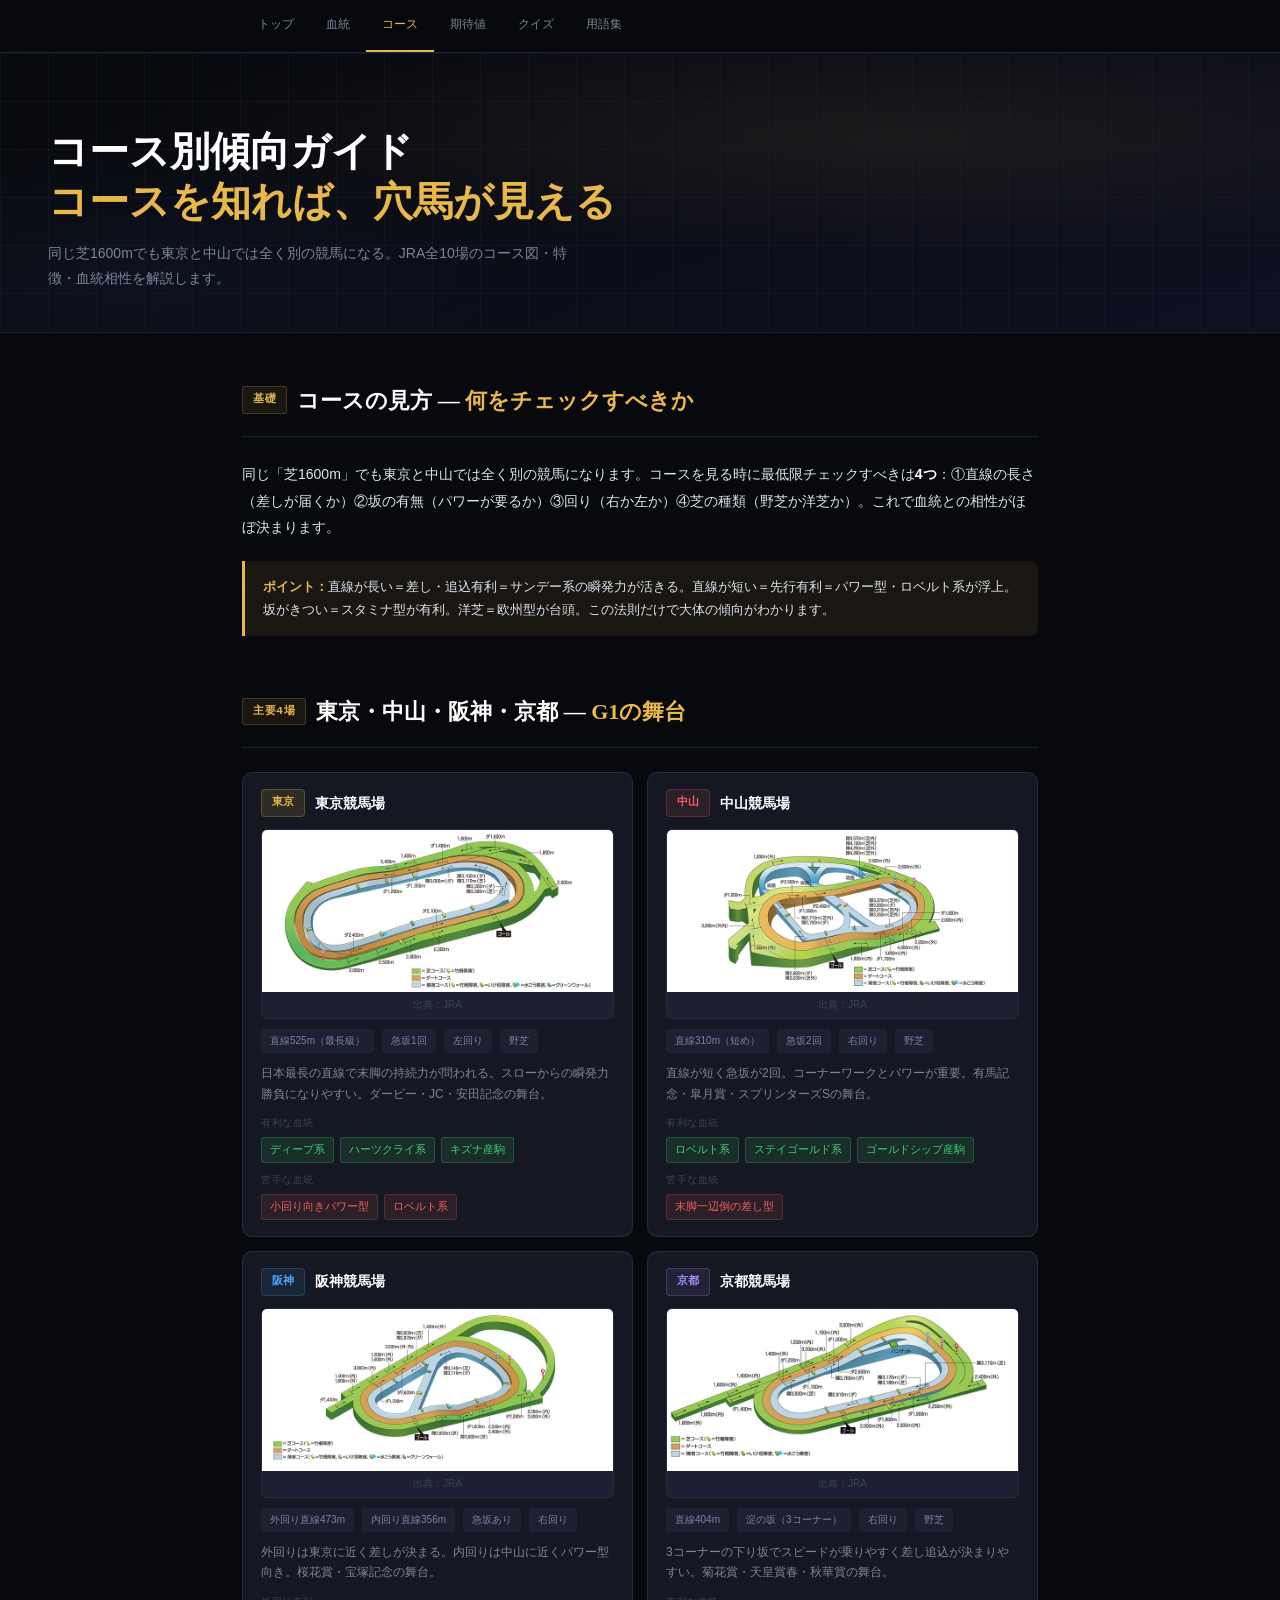
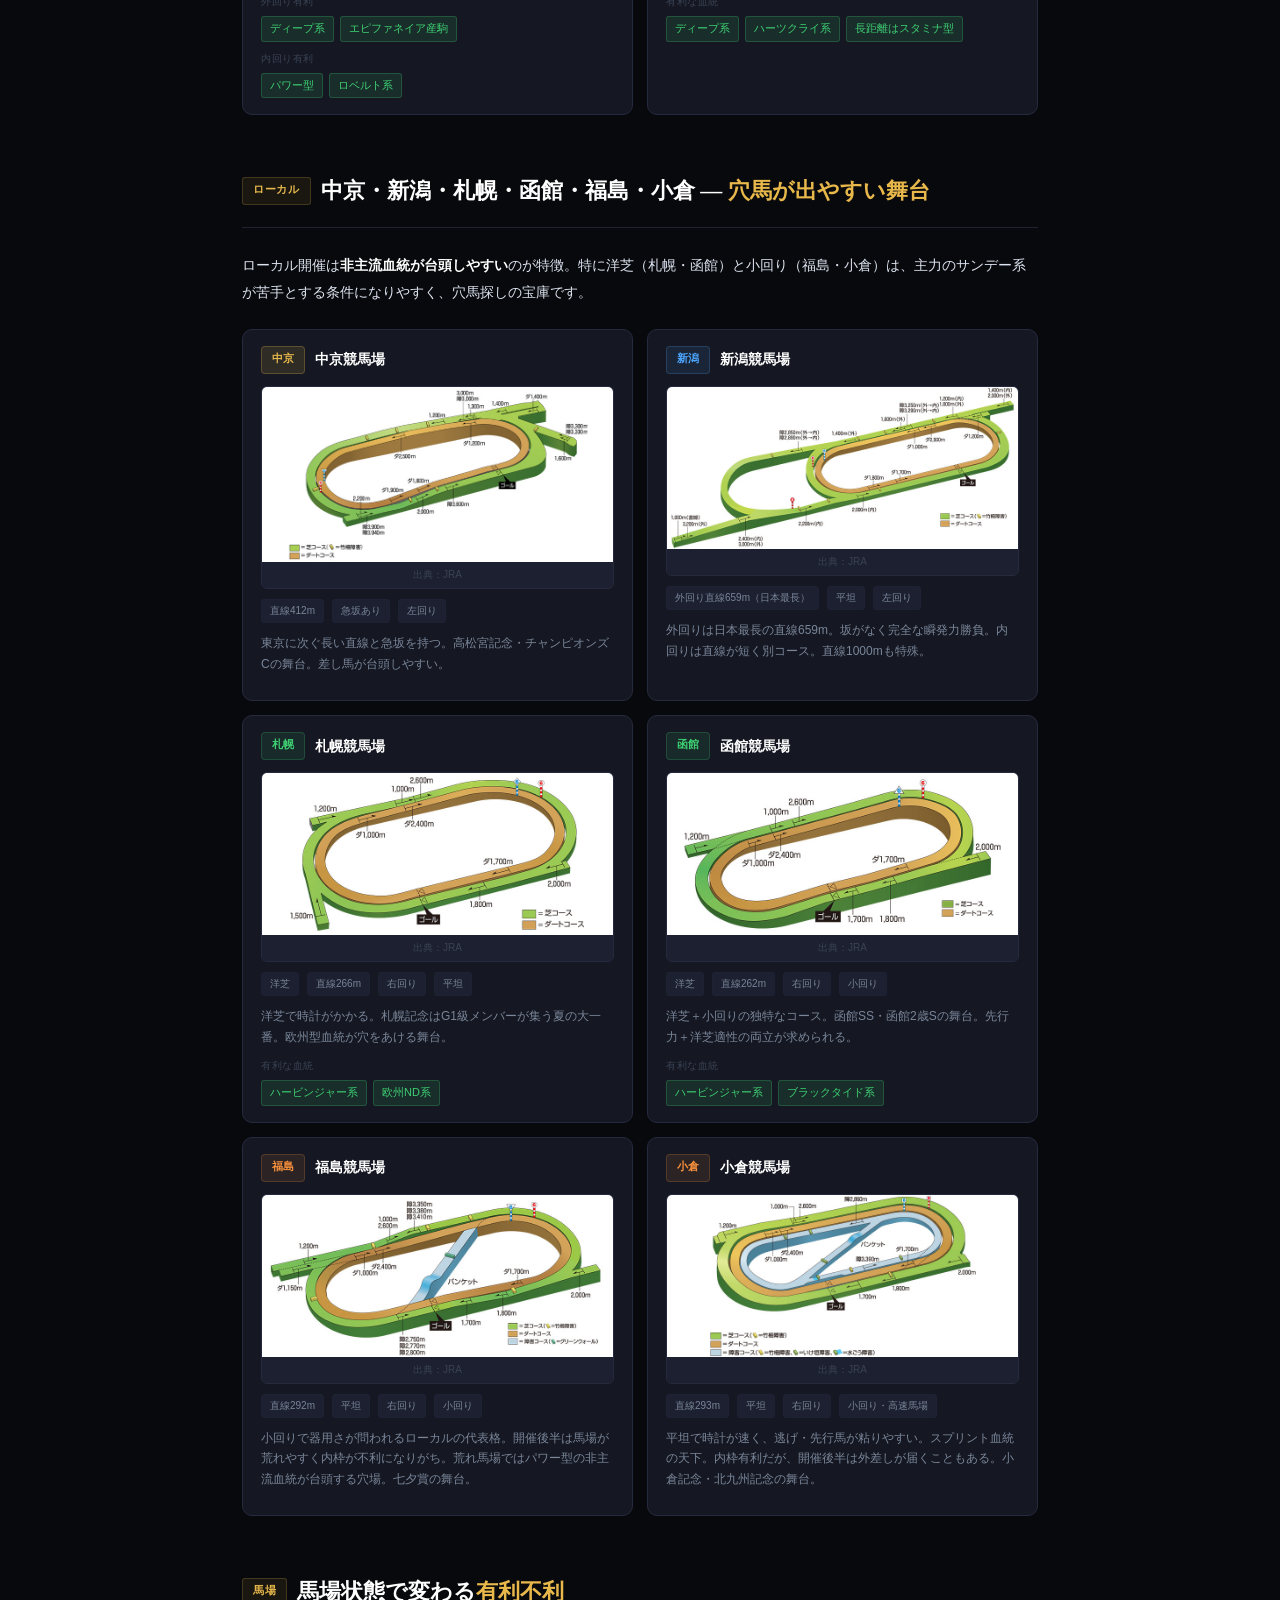
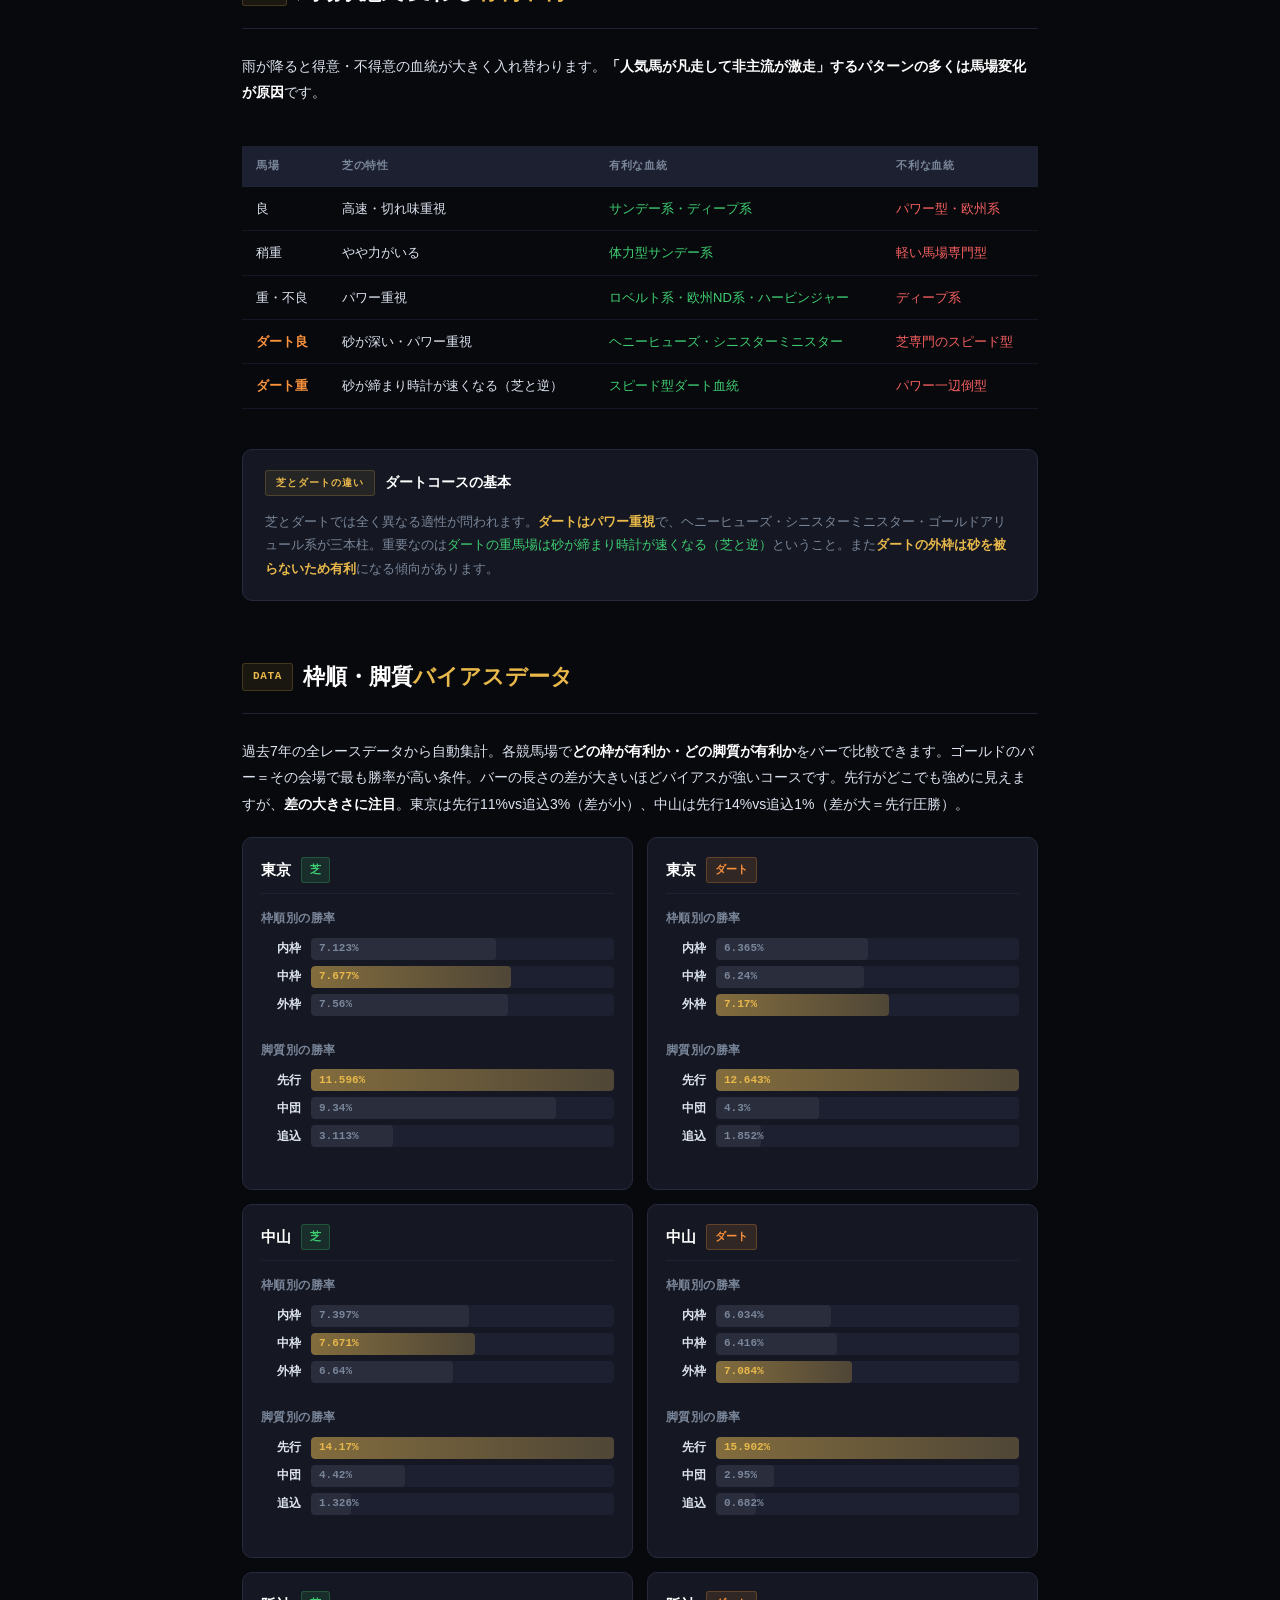
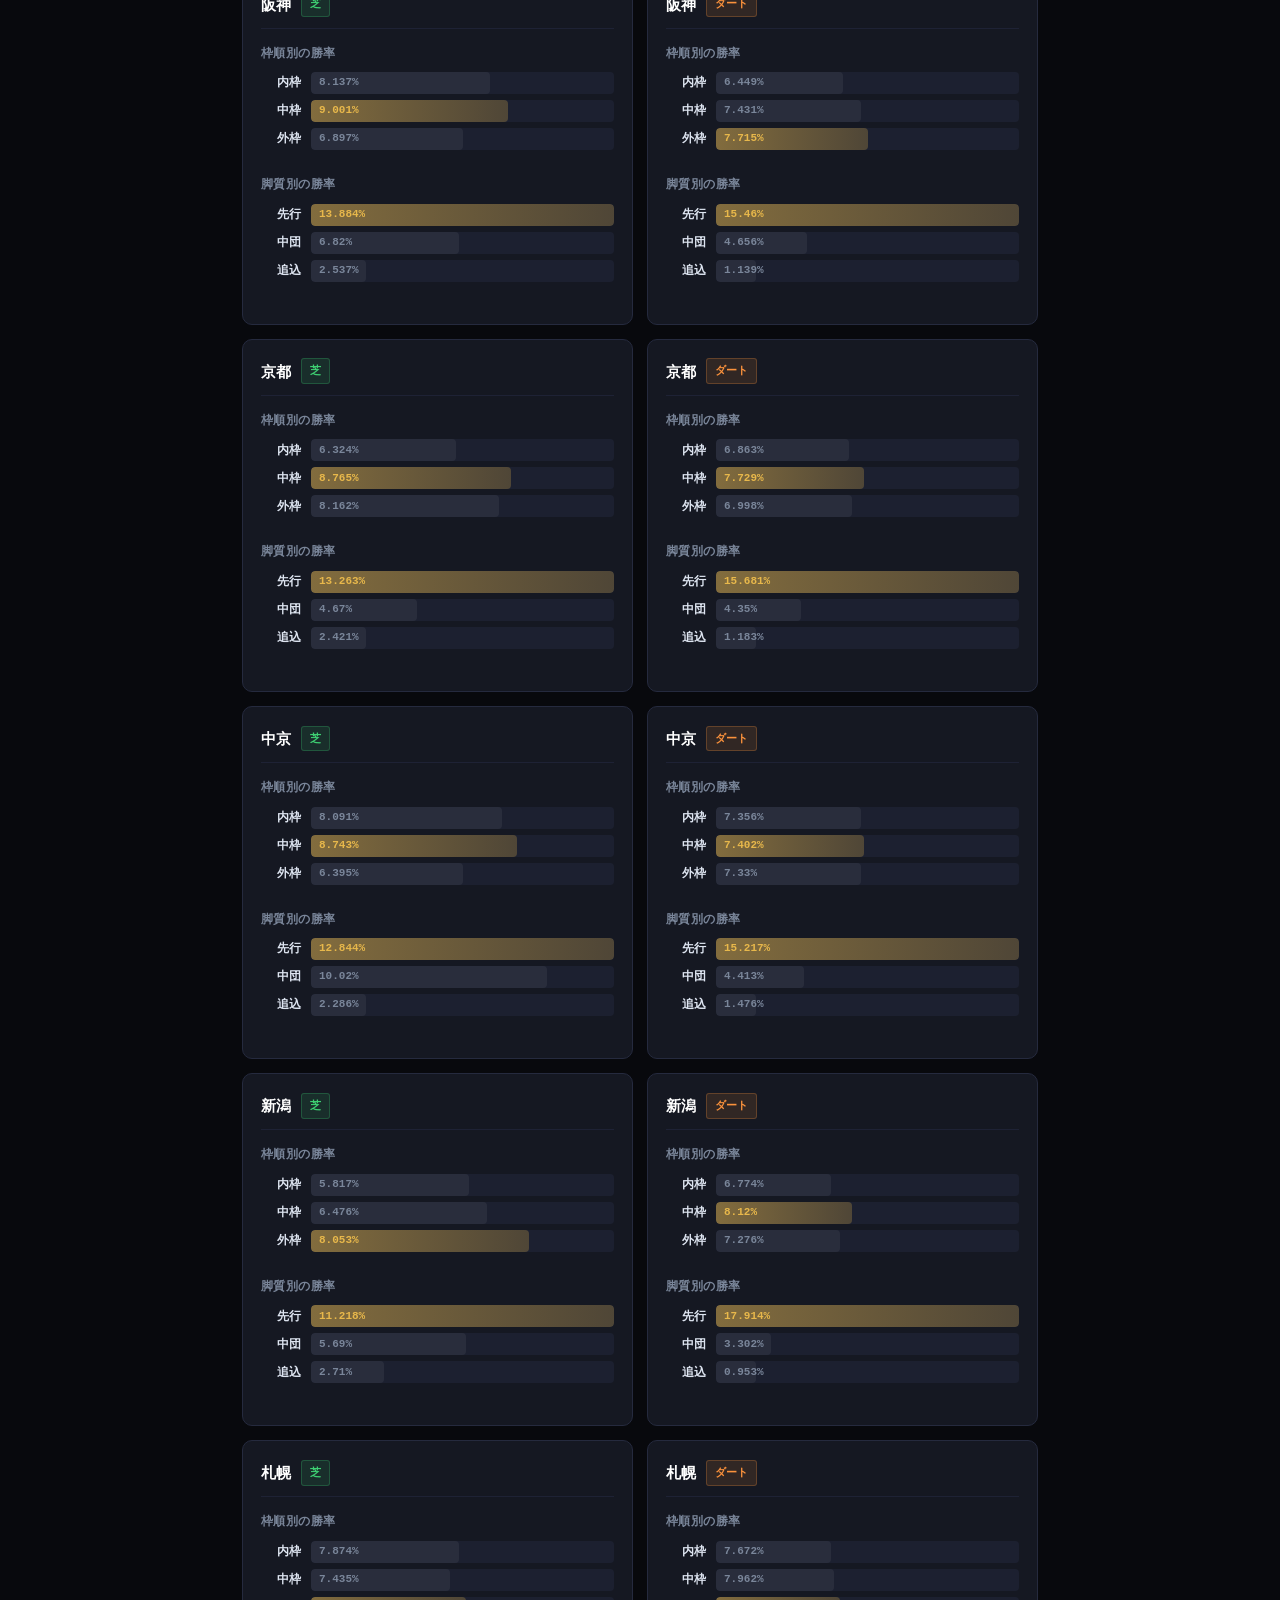
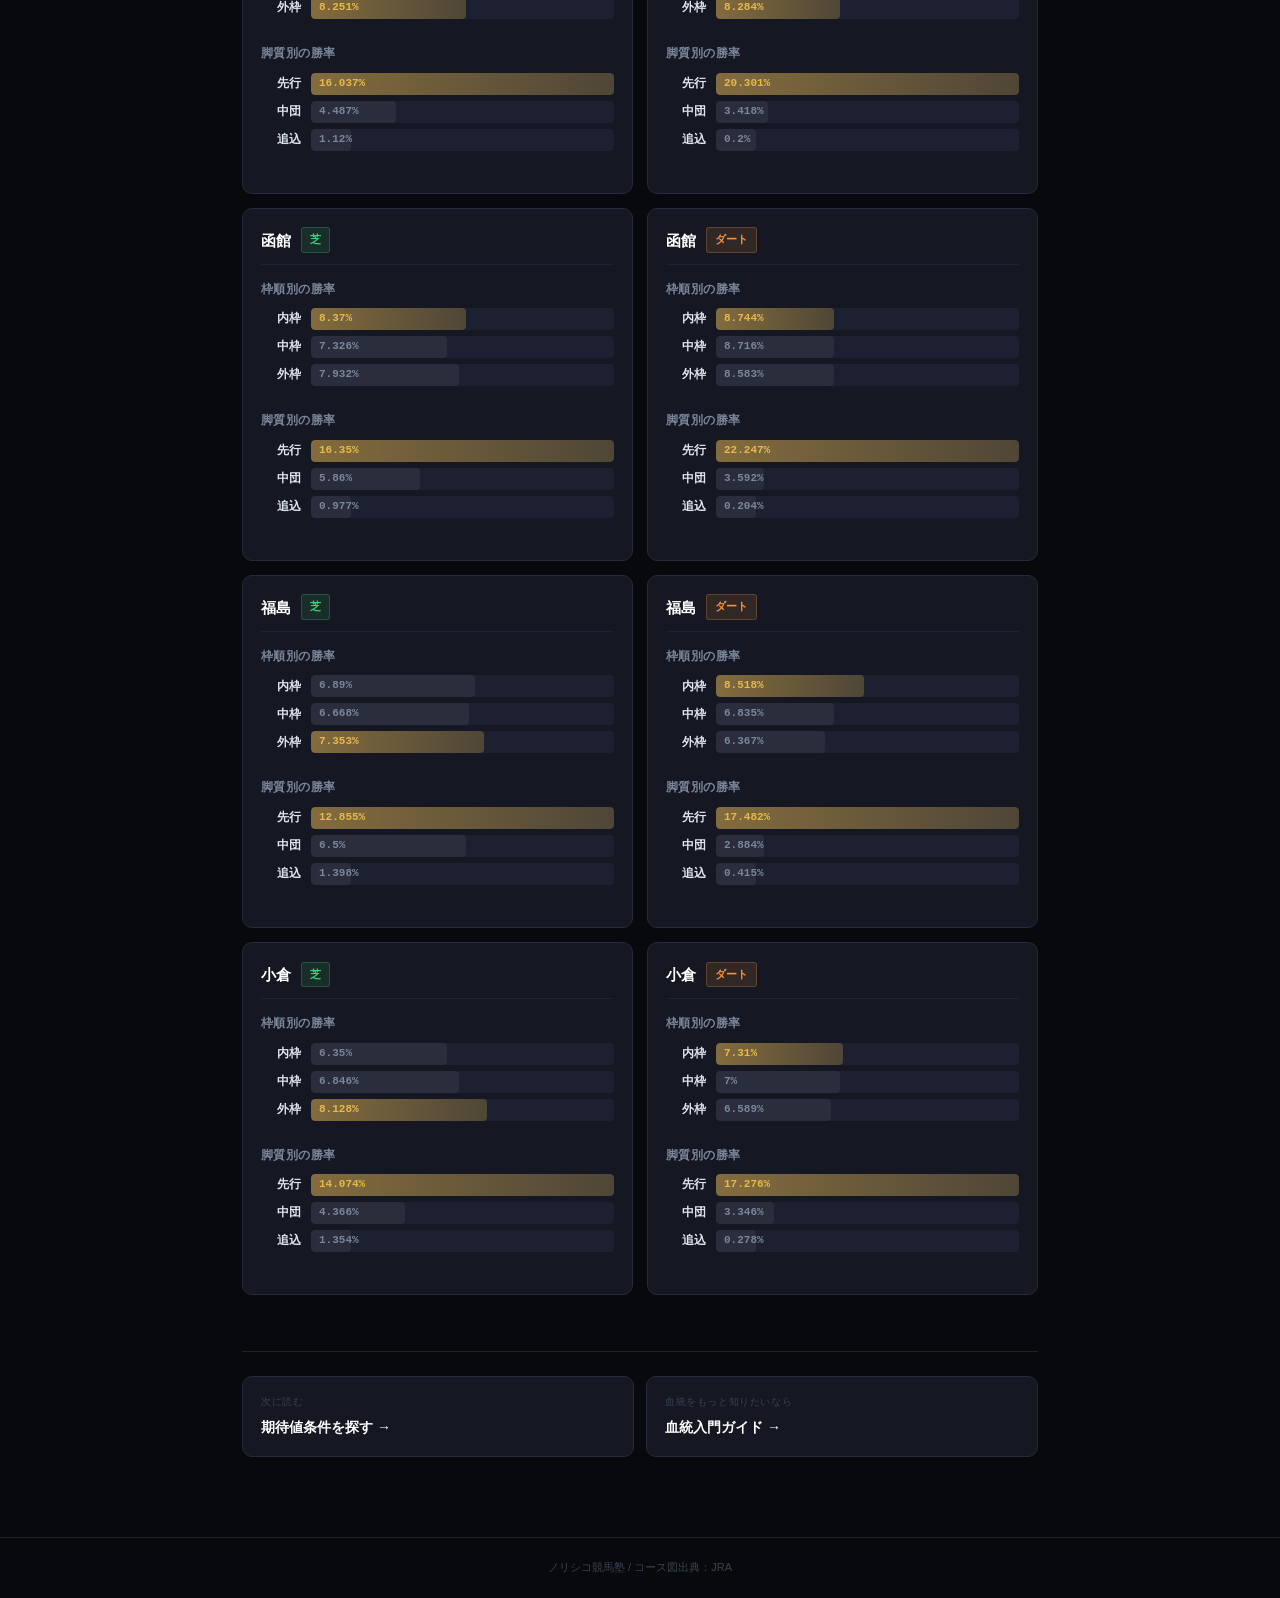
<file: course.html>
<!DOCTYPE html>
<html lang="ja">
<head>
  <meta charset="UTF-8">
  <meta name="viewport" content="width=device-width, initial-scale=1.0">
  <title>コース別傾向 - ノリシコ競馬塾</title>
  <link rel="icon" href="favicon.ico">
  <link rel="icon" type="image/png" sizes="32x32" href="images/favicon-32.png">
  <link rel="apple-touch-icon" href="images/apple-touch-icon.png">
  <link rel="manifest" href="manifest.json">
  <meta name="theme-color" content="#e8b84b">
  <link rel="stylesheet" href="css/style.css">
</head>
<body>
  <nav class="site-nav">
    <ul>
      <li><a href="index.html">トップ</a></li>
      <li><a href="pedigree.html">血統</a></li>
      <li><a href="course.html" class="active">コース</a></li>
      <li><a href="affinity.html">期待値</a></li>
      <li><a href="quiz.html">クイズ</a></li>
      <li><a href="glossary.html">用語集</a></li>
    </ul>
  </nav>

  <div class="hero">
    <div class="hero-bg"></div>
    <div class="hero-grid"></div>
    <h1>コース別傾向ガイド<br><em>コースを知れば、穴馬が見える</em></h1>
    <div class="hero-sub">同じ芝1600mでも東京と中山では全く別の競馬になる。JRA全10場のコース図・特徴・血統相性を解説します。</div>
  </div>

  <main>

    <!-- 解説 -->
    <div class="chapter">
      <div class="ch-label">
        <div class="ch-num">基礎</div>
        <div class="ch-title">コースの見方 — <em>何をチェックすべきか</em></div>
      </div>
      <div class="body-text">同じ「芝1600m」でも東京と中山では全く別の競馬になります。コースを見る時に最低限チェックすべきは<strong>4つ</strong>：①直線の長さ（差しが届くか）②坂の有無（パワーが要るか）③回り（右か左か）④芝の種類（野芝か洋芝か）。これで血統との相性がほぼ決まります。</div>
      <div class="point-box"><strong>ポイント：</strong>直線が長い＝差し・追込有利＝サンデー系の瞬発力が活きる。直線が短い＝先行有利＝パワー型・ロベルト系が浮上。坂がきつい＝スタミナ型が有利。洋芝＝欧州型が台頭。この法則だけで大体の傾向がわかります。</div>
    </div>

    <!-- 主要4場 -->
    <div class="chapter">
      <div class="ch-label">
        <div class="ch-num">主要4場</div>
        <div class="ch-title">東京・中山・阪神・京都 — <em>G1の舞台</em></div>
      </div>

      <div class="course-grid">
        <!-- 東京 -->
        <div class="course-card">
          <div class="course-head">
            <div class="course-badge" style="background:rgba(232,184,75,0.12);color:#e8b84b;border:1px solid rgba(232,184,75,0.25)">東京</div>
            <div class="course-name">東京競馬場</div>
          </div>
          <div class="course-img">
            <img src="images/courses/tokyo_3d.jpg" alt="東京競馬場コース図" loading="lazy">
            <div class="course-img-label">出典：JRA</div>
          </div>
          <div class="course-specs">
            <span class="spec">直線525m（最長級）</span>
            <span class="spec">急坂1回</span>
            <span class="spec">左回り</span>
            <span class="spec">野芝</span>
          </div>
          <div class="course-desc">日本最長の直線で末脚の持続力が問われる。スローからの瞬発力勝負になりやすい。ダービー・JC・安田記念の舞台。</div>
          <div class="course-blood">
            <div class="blood-label">有利な血統</div>
            <div class="blood-row">
              <span class="blood-tag good">ディープ系</span>
              <span class="blood-tag good">ハーツクライ系</span>
              <span class="blood-tag good">キズナ産駒</span>
            </div>
            <div class="blood-label" style="margin-top:8px">苦手な血統</div>
            <div class="blood-row">
              <span class="blood-tag bad">小回り向きパワー型</span>
              <span class="blood-tag bad">ロベルト系</span>
            </div>
          </div>
        </div>

        <!-- 中山 -->
        <div class="course-card">
          <div class="course-head">
            <div class="course-badge" style="background:rgba(245,96,96,0.1);color:#f56060;border:1px solid rgba(245,96,96,0.2)">中山</div>
            <div class="course-name">中山競馬場</div>
          </div>
          <div class="course-img">
            <img src="images/courses/nakayama_3d.jpg" alt="中山競馬場コース図" loading="lazy">
            <div class="course-img-label">出典：JRA</div>
          </div>
          <div class="course-specs">
            <span class="spec">直線310m（短め）</span>
            <span class="spec">急坂2回</span>
            <span class="spec">右回り</span>
            <span class="spec">野芝</span>
          </div>
          <div class="course-desc">直線が短く急坂が2回。コーナーワークとパワーが重要。有馬記念・皐月賞・スプリンターズSの舞台。</div>
          <div class="course-blood">
            <div class="blood-label">有利な血統</div>
            <div class="blood-row">
              <span class="blood-tag good">ロベルト系</span>
              <span class="blood-tag good">ステイゴールド系</span>
              <span class="blood-tag good">ゴールドシップ産駒</span>
            </div>
            <div class="blood-label" style="margin-top:8px">苦手な血統</div>
            <div class="blood-row">
              <span class="blood-tag bad">末脚一辺倒の差し型</span>
            </div>
          </div>
        </div>

        <!-- 阪神 -->
        <div class="course-card">
          <div class="course-head">
            <div class="course-badge" style="background:rgba(77,166,255,0.1);color:#4da6ff;border:1px solid rgba(77,166,255,0.2)">阪神</div>
            <div class="course-name">阪神競馬場</div>
          </div>
          <div class="course-img">
            <img src="images/courses/hanshin_3d.jpg" alt="阪神競馬場コース図" loading="lazy">
            <div class="course-img-label">出典：JRA</div>
          </div>
          <div class="course-specs">
            <span class="spec">外回り直線473m</span>
            <span class="spec">内回り直線356m</span>
            <span class="spec">急坂あり</span>
            <span class="spec">右回り</span>
          </div>
          <div class="course-desc">外回りは東京に近く差しが決まる。内回りは中山に近くパワー型向き。桜花賞・宝塚記念の舞台。</div>
          <div class="course-blood">
            <div class="blood-label">外回り有利</div>
            <div class="blood-row">
              <span class="blood-tag good">ディープ系</span>
              <span class="blood-tag good">エピファネイア産駒</span>
            </div>
            <div class="blood-label" style="margin-top:8px">内回り有利</div>
            <div class="blood-row">
              <span class="blood-tag good">パワー型</span>
              <span class="blood-tag good">ロベルト系</span>
            </div>
          </div>
        </div>

        <!-- 京都 -->
        <div class="course-card">
          <div class="course-head">
            <div class="course-badge" style="background:rgba(167,139,250,0.1);color:#a78bfa;border:1px solid rgba(167,139,250,0.2)">京都</div>
            <div class="course-name">京都競馬場</div>
          </div>
          <div class="course-img">
            <img src="images/courses/kyoto_3d.jpg" alt="京都競馬場コース図" loading="lazy">
            <div class="course-img-label">出典：JRA</div>
          </div>
          <div class="course-specs">
            <span class="spec">直線404m</span>
            <span class="spec">淀の坂（3コーナー）</span>
            <span class="spec">右回り</span>
            <span class="spec">野芝</span>
          </div>
          <div class="course-desc">3コーナーの下り坂でスピードが乗りやすく差し追込が決まりやすい。菊花賞・天皇賞春・秋華賞の舞台。</div>
          <div class="course-blood">
            <div class="blood-label">有利な血統</div>
            <div class="blood-row">
              <span class="blood-tag good">ディープ系</span>
              <span class="blood-tag good">ハーツクライ系</span>
              <span class="blood-tag good">長距離はスタミナ型</span>
            </div>
          </div>
        </div>
      </div>
    </div>

    <!-- ローカル6場 -->
    <div class="chapter">
      <div class="ch-label">
        <div class="ch-num">ローカル</div>
        <div class="ch-title">中京・新潟・札幌・函館・福島・小倉 — <em>穴馬が出やすい舞台</em></div>
      </div>
      <div class="body-text">ローカル開催は<strong>非主流血統が台頭しやすい</strong>のが特徴。特に洋芝（札幌・函館）と小回り（福島・小倉）は、主力のサンデー系が苦手とする条件になりやすく、穴馬探しの宝庫です。</div>

      <div class="course-grid">
        <!-- 中京 -->
        <div class="course-card">
          <div class="course-head">
            <div class="course-badge" style="background:rgba(232,184,75,0.12);color:#e8b84b;border:1px solid rgba(232,184,75,0.25)">中京</div>
            <div class="course-name">中京競馬場</div>
          </div>
          <div class="course-img">
            <img src="images/courses/chukyo_3d.jpg" alt="中京競馬場コース図" loading="lazy">
            <div class="course-img-label">出典：JRA</div>
          </div>
          <div class="course-specs">
            <span class="spec">直線412m</span>
            <span class="spec">急坂あり</span>
            <span class="spec">左回り</span>
          </div>
          <div class="course-desc">東京に次ぐ長い直線と急坂を持つ。高松宮記念・チャンピオンズCの舞台。差し馬が台頭しやすい。</div>
        </div>

        <!-- 新潟 -->
        <div class="course-card">
          <div class="course-head">
            <div class="course-badge" style="background:rgba(77,166,255,0.1);color:#4da6ff;border:1px solid rgba(77,166,255,0.2)">新潟</div>
            <div class="course-name">新潟競馬場</div>
          </div>
          <div class="course-img">
            <img src="images/courses/niigata_3d.jpg" alt="新潟競馬場コース図" loading="lazy">
            <div class="course-img-label">出典：JRA</div>
          </div>
          <div class="course-specs">
            <span class="spec">外回り直線659m（日本最長）</span>
            <span class="spec">平坦</span>
            <span class="spec">左回り</span>
          </div>
          <div class="course-desc">外回りは日本最長の直線659m。坂がなく完全な瞬発力勝負。内回りは直線が短く別コース。直線1000mも特殊。</div>
        </div>

        <!-- 札幌 -->
        <div class="course-card">
          <div class="course-head">
            <div class="course-badge" style="background:rgba(62,207,114,0.1);color:#3ecf72;border:1px solid rgba(62,207,114,0.2)">札幌</div>
            <div class="course-name">札幌競馬場</div>
          </div>
          <div class="course-img">
            <img src="images/courses/sapporo_3d.jpg" alt="札幌競馬場コース図" loading="lazy">
            <div class="course-img-label">出典：JRA</div>
          </div>
          <div class="course-specs">
            <span class="spec">洋芝</span>
            <span class="spec">直線266m</span>
            <span class="spec">右回り</span>
            <span class="spec">平坦</span>
          </div>
          <div class="course-desc">洋芝で時計がかかる。札幌記念はG1級メンバーが集う夏の大一番。欧州型血統が穴をあける舞台。</div>
          <div class="course-blood">
            <div class="blood-label">有利な血統</div>
            <div class="blood-row">
              <span class="blood-tag good">ハービンジャー系</span>
              <span class="blood-tag good">欧州ND系</span>
            </div>
          </div>
        </div>

        <!-- 函館 -->
        <div class="course-card">
          <div class="course-head">
            <div class="course-badge" style="background:rgba(62,207,114,0.1);color:#3ecf72;border:1px solid rgba(62,207,114,0.2)">函館</div>
            <div class="course-name">函館競馬場</div>
          </div>
          <div class="course-img">
            <img src="images/courses/hakodate_3d.jpg" alt="函館競馬場コース図" loading="lazy">
            <div class="course-img-label">出典：JRA</div>
          </div>
          <div class="course-specs">
            <span class="spec">洋芝</span>
            <span class="spec">直線262m</span>
            <span class="spec">右回り</span>
            <span class="spec">小回り</span>
          </div>
          <div class="course-desc">洋芝＋小回りの独特なコース。函館SS・函館2歳Sの舞台。先行力＋洋芝適性の両立が求められる。</div>
          <div class="course-blood">
            <div class="blood-label">有利な血統</div>
            <div class="blood-row">
              <span class="blood-tag good">ハービンジャー系</span>
              <span class="blood-tag good">ブラックタイド系</span>
            </div>
          </div>
        </div>

        <!-- 福島 -->
        <div class="course-card">
          <div class="course-head">
            <div class="course-badge" style="background:rgba(251,146,60,0.1);color:#fb923c;border:1px solid rgba(251,146,60,0.2)">福島</div>
            <div class="course-name">福島競馬場</div>
          </div>
          <div class="course-img">
            <img src="images/courses/fukushima_3d.jpg" alt="福島競馬場コース図" loading="lazy">
            <div class="course-img-label">出典：JRA</div>
          </div>
          <div class="course-specs">
            <span class="spec">直線292m</span>
            <span class="spec">平坦</span>
            <span class="spec">右回り</span>
            <span class="spec">小回り</span>
          </div>
          <div class="course-desc">小回りで器用さが問われるローカルの代表格。開催後半は馬場が荒れやすく内枠が不利になりがち。荒れ馬場ではパワー型の非主流血統が台頭する穴場。七夕賞の舞台。</div>
        </div>

        <!-- 小倉 -->
        <div class="course-card">
          <div class="course-head">
            <div class="course-badge" style="background:rgba(251,146,60,0.1);color:#fb923c;border:1px solid rgba(251,146,60,0.2)">小倉</div>
            <div class="course-name">小倉競馬場</div>
          </div>
          <div class="course-img">
            <img src="images/courses/kokura_3d.jpg" alt="小倉競馬場コース図" loading="lazy">
            <div class="course-img-label">出典：JRA</div>
          </div>
          <div class="course-specs">
            <span class="spec">直線293m</span>
            <span class="spec">平坦</span>
            <span class="spec">右回り</span>
            <span class="spec">小回り・高速馬場</span>
          </div>
          <div class="course-desc">平坦で時計が速く、逃げ・先行馬が粘りやすい。スプリント血統の天下。内枠有利だが、開催後半は外差しが届くこともある。小倉記念・北九州記念の舞台。</div>
        </div>
      </div>
    </div>

    <!-- 馬場状態 -->
    <div class="chapter">
      <div class="ch-label">
        <div class="ch-num">馬場</div>
        <div class="ch-title">馬場状態で変わる<em>有利不利</em></div>
      </div>
      <div class="body-text">雨が降ると得意・不得意の血統が大きく入れ替わります。<strong>「人気馬が凡走して非主流が激走」するパターンの多くは馬場変化が原因</strong>です。</div>

      <div class="table-wrapper">
        <table class="data-table">
          <thead>
            <tr><th>馬場</th><th>芝の特性</th><th>有利な血統</th><th>不利な血統</th></tr>
          </thead>
          <tbody>
            <tr><td>良</td><td>高速・切れ味重視</td><td style="color:var(--green)">サンデー系・ディープ系</td><td style="color:var(--red)">パワー型・欧州系</td></tr>
            <tr><td>稍重</td><td>やや力がいる</td><td style="color:var(--green)">体力型サンデー系</td><td style="color:var(--red)">軽い馬場専門型</td></tr>
            <tr><td>重・不良</td><td>パワー重視</td><td style="color:var(--green)">ロベルト系・欧州ND系・ハービンジャー</td><td style="color:var(--red)">ディープ系</td></tr>
            <tr><td style="color:var(--orange);font-weight:600">ダート良</td><td>砂が深い・パワー重視</td><td style="color:var(--green)">ヘニーヒューズ・シニスターミニスター</td><td style="color:var(--red)">芝専門のスピード型</td></tr>
            <tr><td style="color:var(--orange);font-weight:600">ダート重</td><td>砂が締まり時計が速くなる（芝と逆）</td><td style="color:var(--green)">スピード型ダート血統</td><td style="color:var(--red)">パワー一辺倒型</td></tr>
          </tbody>
        </table>
      </div>

      <div class="example">
        <div class="example-head">
          <div class="ex-badge">芝とダートの違い</div>
          <div class="ex-title">ダートコースの基本</div>
        </div>
        <div class="ex-body">
          芝とダートでは全く異なる適性が問われます。<strong>ダートはパワー重視</strong>で、ヘニーヒューズ・シニスターミニスター・ゴールドアリュール系が三本柱。重要なのは<em>ダートの重馬場は砂が締まり時計が速くなる（芝と逆）</em>ということ。また<strong>ダートの外枠は砂を被らないため有利</strong>になる傾向があります。
        </div>
      </div>
    </div>

    <!-- DBバイアスデータ -->
    <div class="chapter">
      <div class="ch-label">
        <div class="ch-num">DATA</div>
        <div class="ch-title">枠順・脚質<em>バイアスデータ</em></div>
      </div>
      <div class="body-text">過去7年の全レースデータから自動集計。各競馬場で<strong>どの枠が有利か・どの脚質が有利か</strong>をバーで比較できます。ゴールドのバー＝その会場で最も勝率が高い条件。バーの長さの差が大きいほどバイアスが強いコースです。先行がどこでも強めに見えますが、<strong>差の大きさに注目</strong>。東京は先行11%vs追込3%（差が小）、中山は先行14%vs追込1%（差が大＝先行圧勝）。</div>

      <div id="course-bias-cards" class="bias-cards">
        <!-- course.json から動的に描画 -->
      </div>
    </div>

    <div class="next-page">
      <a href="affinity.html">
        <div class="np-label">次に読む</div>
        <div class="np-title">期待値条件を探す →</div>
      </a>
      <a href="pedigree.html">
        <div class="np-label">血統をもっと知りたいなら</div>
        <div class="np-title">血統入門ガイド →</div>
      </a>
    </div>
  </main>

  <footer class="site-footer">
    <p>ノリシコ競馬塾 / コース図出典：JRA</p>
  </footer>

  <script src="js/app.js"></script>
</body>
</html>
</file>
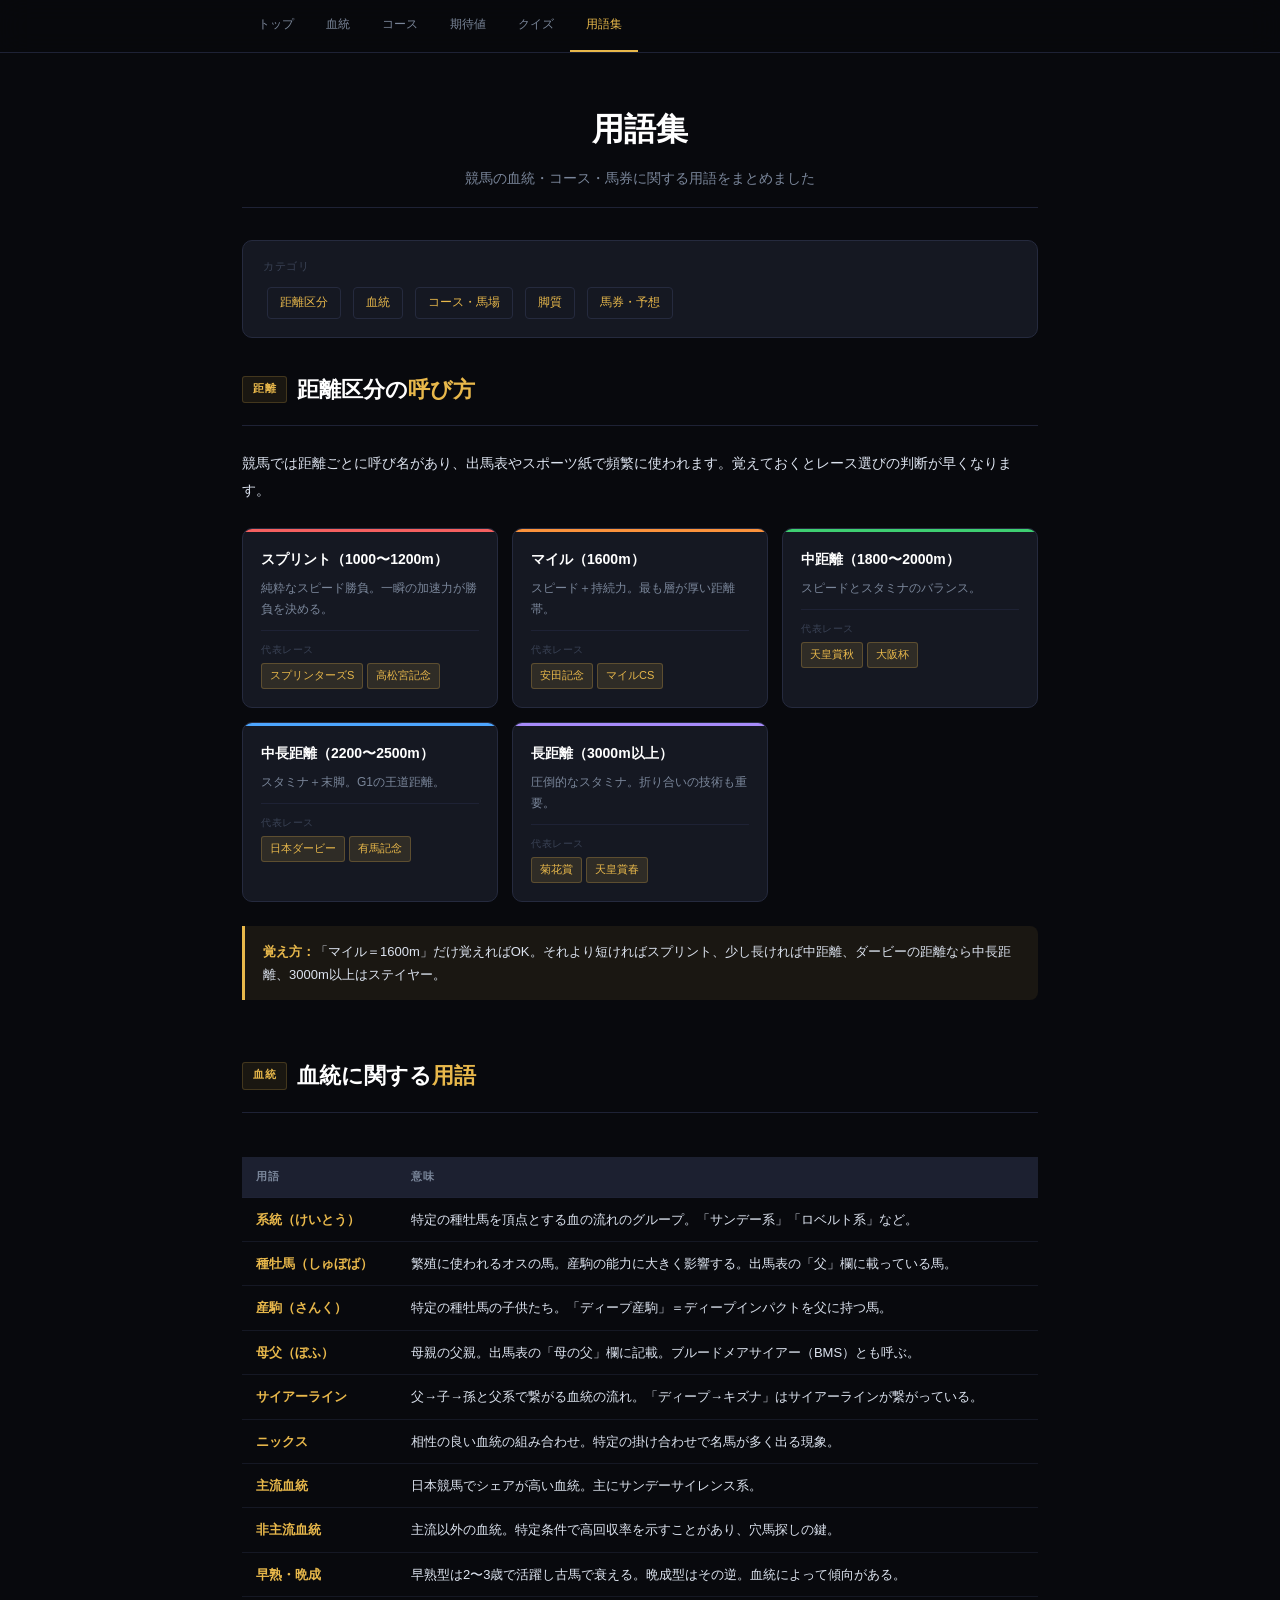
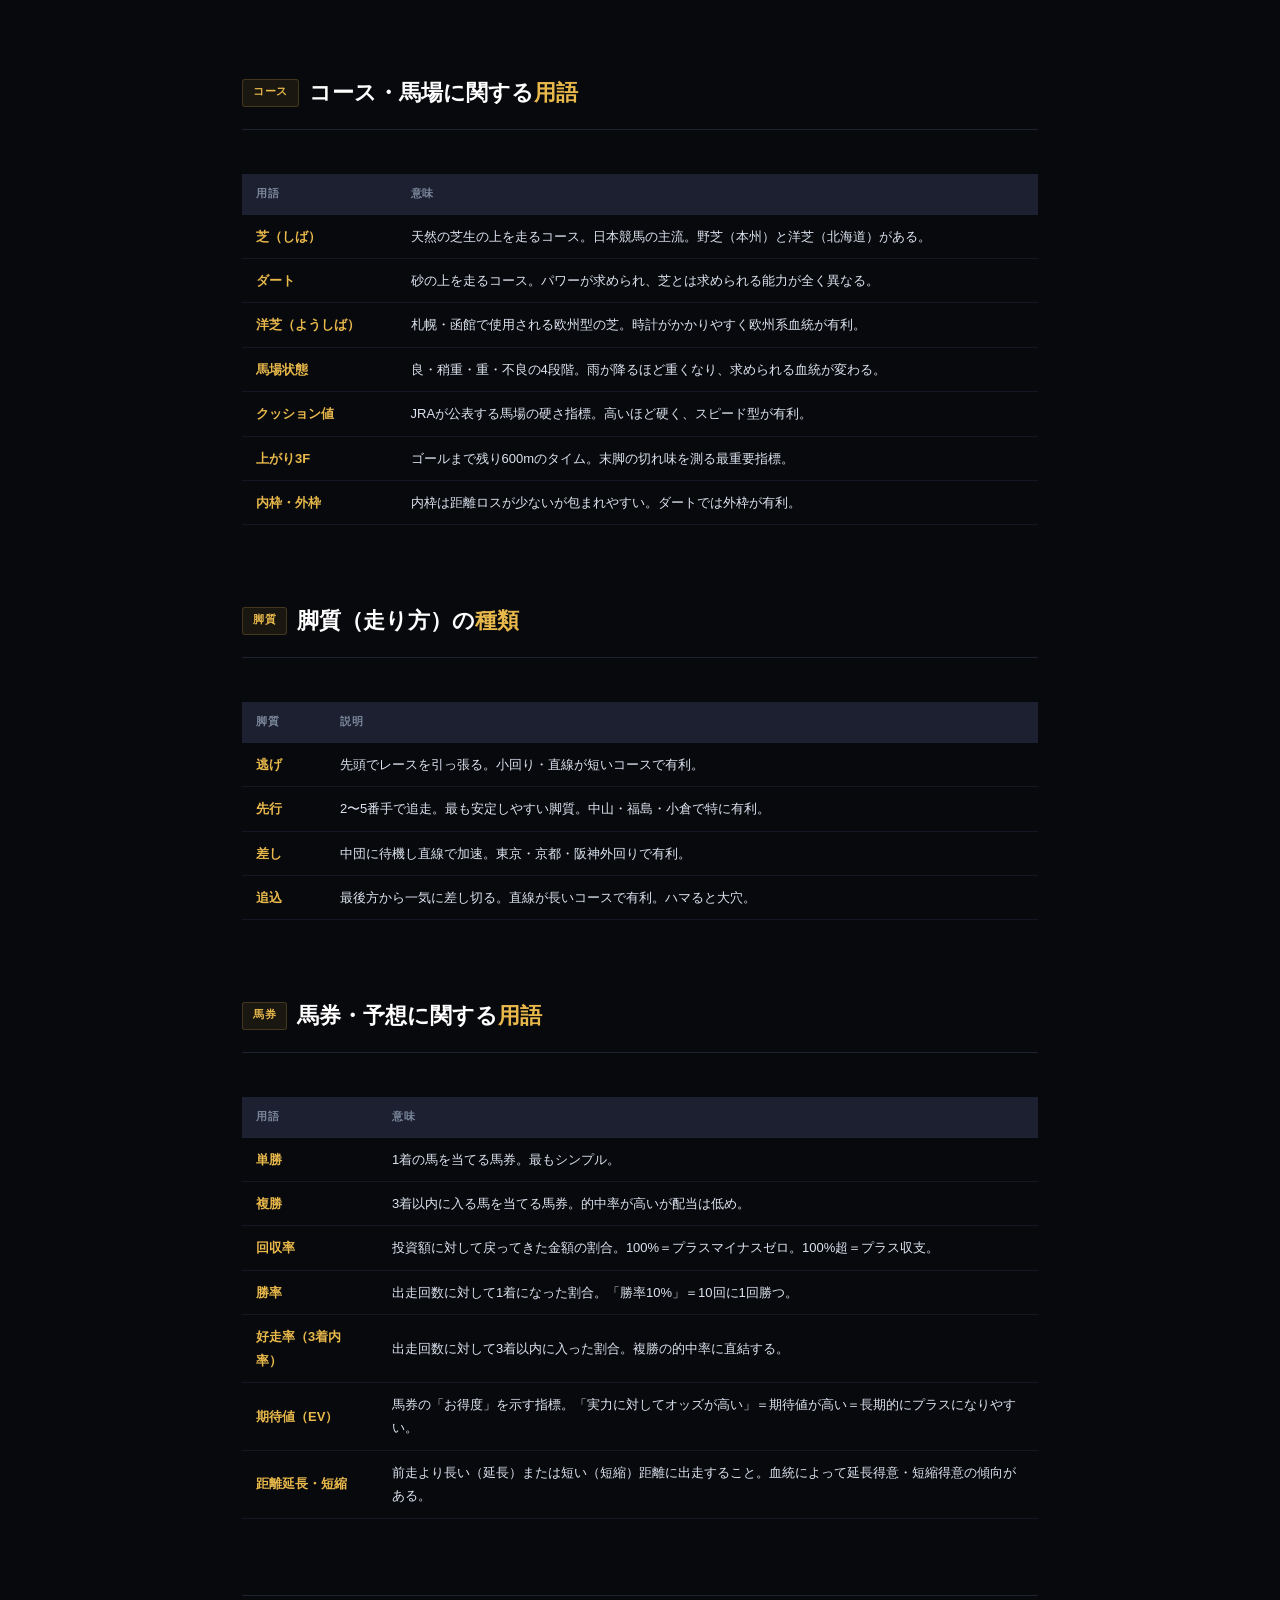
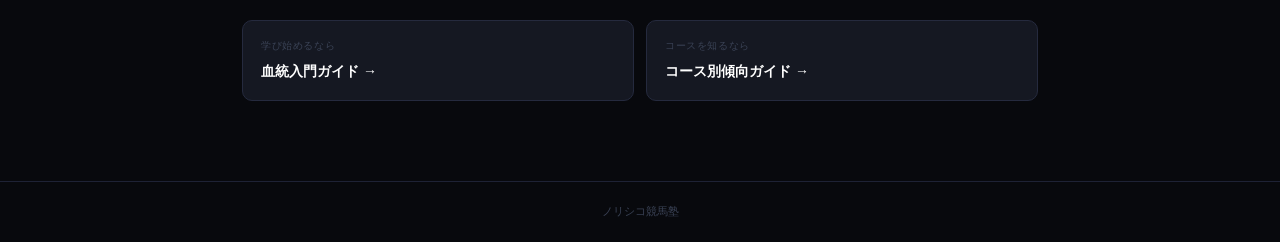
<file: glossary.html>
<!DOCTYPE html>
<html lang="ja">
<head>
  <meta charset="UTF-8">
  <meta name="viewport" content="width=device-width, initial-scale=1.0">
  <title>用語集 - ノリシコ競馬塾</title>
  <link rel="icon" href="favicon.ico">
  <link rel="icon" type="image/png" sizes="32x32" href="images/favicon-32.png">
  <link rel="apple-touch-icon" href="images/apple-touch-icon.png">
  <link rel="manifest" href="manifest.json">
  <meta name="theme-color" content="#e8b84b">
  <link rel="stylesheet" href="css/style.css">
</head>
<body>
  <nav class="site-nav">
    <ul>
      <li><a href="index.html">トップ</a></li>
      <li><a href="pedigree.html">血統</a></li>
      <li><a href="course.html">コース</a></li>
      <li><a href="affinity.html">期待値</a></li>
      <li><a href="quiz.html">クイズ</a></li>
      <li><a href="glossary.html" class="active">用語集</a></li>
    </ul>
  </nav>

  <main>
    <div class="page-header">
      <h1>用語集</h1>
      <p>競馬の血統・コース・馬券に関する用語をまとめました</p>
    </div>

    <div class="page-toc">
      <div class="page-toc-title">カテゴリ</div>
      <a href="#gl-distance">距離区分</a>
      <a href="#gl-blood">血統</a>
      <a href="#gl-course">コース・馬場</a>
      <a href="#gl-style">脚質</a>
      <a href="#gl-baken">馬券・予想</a>
    </div>

    <!-- 距離区分 -->
    <div class="chapter" id="gl-distance">
      <div class="ch-label">
        <div class="ch-num">距離</div>
        <div class="ch-title">距離区分の<em>呼び方</em></div>
      </div>
      <div class="body-text">競馬では距離ごとに呼び名があり、出馬表やスポーツ紙で頻繁に使われます。覚えておくとレース選びの判断が早くなります。</div>

      <div class="card-grid">
        <div class="card">
          <div class="card-accent" style="background:var(--red)"></div>
          <div class="card-title">スプリント（1000〜1200m）</div>
          <div class="card-text">純粋なスピード勝負。一瞬の加速力が勝負を決める。</div>
          <div class="card-horses"><div class="card-horse-label">代表レース</div><div class="horse-tags"><span class="htag htag-gold">スプリンターズS</span><span class="htag htag-gold">高松宮記念</span></div></div>
        </div>
        <div class="card">
          <div class="card-accent" style="background:var(--orange)"></div>
          <div class="card-title">マイル（1600m）</div>
          <div class="card-text">スピード＋持続力。最も層が厚い距離帯。</div>
          <div class="card-horses"><div class="card-horse-label">代表レース</div><div class="horse-tags"><span class="htag htag-gold">安田記念</span><span class="htag htag-gold">マイルCS</span></div></div>
        </div>
        <div class="card">
          <div class="card-accent" style="background:var(--green)"></div>
          <div class="card-title">中距離（1800〜2000m）</div>
          <div class="card-text">スピードとスタミナのバランス。</div>
          <div class="card-horses"><div class="card-horse-label">代表レース</div><div class="horse-tags"><span class="htag htag-gold">天皇賞秋</span><span class="htag htag-gold">大阪杯</span></div></div>
        </div>
        <div class="card">
          <div class="card-accent" style="background:var(--blue)"></div>
          <div class="card-title">中長距離（2200〜2500m）</div>
          <div class="card-text">スタミナ＋末脚。G1の王道距離。</div>
          <div class="card-horses"><div class="card-horse-label">代表レース</div><div class="horse-tags"><span class="htag htag-gold">日本ダービー</span><span class="htag htag-gold">有馬記念</span></div></div>
        </div>
        <div class="card">
          <div class="card-accent" style="background:var(--purple)"></div>
          <div class="card-title">長距離（3000m以上）</div>
          <div class="card-text">圧倒的なスタミナ。折り合いの技術も重要。</div>
          <div class="card-horses"><div class="card-horse-label">代表レース</div><div class="horse-tags"><span class="htag htag-gold">菊花賞</span><span class="htag htag-gold">天皇賞春</span></div></div>
        </div>
      </div>

      <div class="point-box"><strong>覚え方：</strong>「マイル＝1600m」だけ覚えればOK。それより短ければスプリント、少し長ければ中距離、ダービーの距離なら中長距離、3000m以上はステイヤー。</div>
    </div>

    <!-- 血統用語 -->
    <div class="chapter" id="gl-blood">
      <div class="ch-label">
        <div class="ch-num">血統</div>
        <div class="ch-title">血統に関する<em>用語</em></div>
      </div>

      <div class="table-wrapper">
        <table class="data-table">
          <thead>
            <tr><th>用語</th><th>意味</th></tr>
          </thead>
          <tbody>
            <tr><td style="color:var(--gold);font-weight:600;white-space:nowrap">系統（けいとう）</td><td>特定の種牡馬を頂点とする血の流れのグループ。「サンデー系」「ロベルト系」など。</td></tr>
            <tr><td style="color:var(--gold);font-weight:600;white-space:nowrap">種牡馬（しゅぼば）</td><td>繁殖に使われるオスの馬。産駒の能力に大きく影響する。出馬表の「父」欄に載っている馬。</td></tr>
            <tr><td style="color:var(--gold);font-weight:600;white-space:nowrap">産駒（さんく）</td><td>特定の種牡馬の子供たち。「ディープ産駒」＝ディープインパクトを父に持つ馬。</td></tr>
            <tr><td style="color:var(--gold);font-weight:600;white-space:nowrap">母父（ぼふ）</td><td>母親の父親。出馬表の「母の父」欄に記載。ブルードメアサイアー（BMS）とも呼ぶ。</td></tr>
            <tr><td style="color:var(--gold);font-weight:600;white-space:nowrap">サイアーライン</td><td>父→子→孫と父系で繋がる血統の流れ。「ディープ→キズナ」はサイアーラインが繋がっている。</td></tr>
            <tr><td style="color:var(--gold);font-weight:600;white-space:nowrap">ニックス</td><td>相性の良い血統の組み合わせ。特定の掛け合わせで名馬が多く出る現象。</td></tr>
            <tr><td style="color:var(--gold);font-weight:600;white-space:nowrap">主流血統</td><td>日本競馬でシェアが高い血統。主にサンデーサイレンス系。</td></tr>
            <tr><td style="color:var(--gold);font-weight:600;white-space:nowrap">非主流血統</td><td>主流以外の血統。特定条件で高回収率を示すことがあり、穴馬探しの鍵。</td></tr>
            <tr><td style="color:var(--gold);font-weight:600;white-space:nowrap">早熟・晩成</td><td>早熟型は2〜3歳で活躍し古馬で衰える。晩成型はその逆。血統によって傾向がある。</td></tr>
          </tbody>
        </table>
      </div>
    </div>

    <!-- コース・馬場用語 -->
    <div class="chapter" id="gl-course">
      <div class="ch-label">
        <div class="ch-num">コース</div>
        <div class="ch-title">コース・馬場に関する<em>用語</em></div>
      </div>

      <div class="table-wrapper">
        <table class="data-table">
          <thead>
            <tr><th>用語</th><th>意味</th></tr>
          </thead>
          <tbody>
            <tr><td style="color:var(--gold);font-weight:600;white-space:nowrap">芝（しば）</td><td>天然の芝生の上を走るコース。日本競馬の主流。野芝（本州）と洋芝（北海道）がある。</td></tr>
            <tr><td style="color:var(--gold);font-weight:600;white-space:nowrap">ダート</td><td>砂の上を走るコース。パワーが求められ、芝とは求められる能力が全く異なる。</td></tr>
            <tr><td style="color:var(--gold);font-weight:600;white-space:nowrap">洋芝（ようしば）</td><td>札幌・函館で使用される欧州型の芝。時計がかかりやすく欧州系血統が有利。</td></tr>
            <tr><td style="color:var(--gold);font-weight:600;white-space:nowrap">馬場状態</td><td>良・稍重・重・不良の4段階。雨が降るほど重くなり、求められる血統が変わる。</td></tr>
            <tr><td style="color:var(--gold);font-weight:600;white-space:nowrap">クッション値</td><td>JRAが公表する馬場の硬さ指標。高いほど硬く、スピード型が有利。</td></tr>
            <tr><td style="color:var(--gold);font-weight:600;white-space:nowrap">上がり3F</td><td>ゴールまで残り600mのタイム。末脚の切れ味を測る最重要指標。</td></tr>
            <tr><td style="color:var(--gold);font-weight:600;white-space:nowrap">内枠・外枠</td><td>内枠は距離ロスが少ないが包まれやすい。ダートでは外枠が有利。</td></tr>
          </tbody>
        </table>
      </div>
    </div>

    <!-- 脚質用語 -->
    <div class="chapter" id="gl-style">
      <div class="ch-label">
        <div class="ch-num">脚質</div>
        <div class="ch-title">脚質（走り方）の<em>種類</em></div>
      </div>

      <div class="table-wrapper">
        <table class="data-table">
          <thead>
            <tr><th>脚質</th><th>説明</th></tr>
          </thead>
          <tbody>
            <tr><td style="color:var(--gold);font-weight:600;white-space:nowrap">逃げ</td><td>先頭でレースを引っ張る。小回り・直線が短いコースで有利。</td></tr>
            <tr><td style="color:var(--gold);font-weight:600;white-space:nowrap">先行</td><td>2〜5番手で追走。最も安定しやすい脚質。中山・福島・小倉で特に有利。</td></tr>
            <tr><td style="color:var(--gold);font-weight:600;white-space:nowrap">差し</td><td>中団に待機し直線で加速。東京・京都・阪神外回りで有利。</td></tr>
            <tr><td style="color:var(--gold);font-weight:600;white-space:nowrap">追込</td><td>最後方から一気に差し切る。直線が長いコースで有利。ハマると大穴。</td></tr>
          </tbody>
        </table>
      </div>
    </div>

    <!-- 馬券・予想用語 -->
    <div class="chapter" id="gl-baken">
      <div class="ch-label">
        <div class="ch-num">馬券</div>
        <div class="ch-title">馬券・予想に関する<em>用語</em></div>
      </div>

      <div class="table-wrapper">
        <table class="data-table">
          <thead>
            <tr><th>用語</th><th>意味</th></tr>
          </thead>
          <tbody>
            <tr><td style="color:var(--gold);font-weight:600">単勝</td><td>1着の馬を当てる馬券。最もシンプル。</td></tr>
            <tr><td style="color:var(--gold);font-weight:600">複勝</td><td>3着以内に入る馬を当てる馬券。的中率が高いが配当は低め。</td></tr>
            <tr><td style="color:var(--gold);font-weight:600">回収率</td><td>投資額に対して戻ってきた金額の割合。100%＝プラスマイナスゼロ。100%超＝プラス収支。</td></tr>
            <tr><td style="color:var(--gold);font-weight:600">勝率</td><td>出走回数に対して1着になった割合。「勝率10%」＝10回に1回勝つ。</td></tr>
            <tr><td style="color:var(--gold);font-weight:600">好走率（3着内率）</td><td>出走回数に対して3着以内に入った割合。複勝の的中率に直結する。</td></tr>
            <tr><td style="color:var(--gold);font-weight:600">期待値（EV）</td><td>馬券の「お得度」を示す指標。「実力に対してオッズが高い」＝期待値が高い＝長期的にプラスになりやすい。</td></tr>
            <tr><td style="color:var(--gold);font-weight:600">距離延長・短縮</td><td>前走より長い（延長）または短い（短縮）距離に出走すること。血統によって延長得意・短縮得意の傾向がある。</td></tr>
          </tbody>
        </table>
      </div>
    </div>

    <div class="next-page">
      <a href="pedigree.html">
        <div class="np-label">学び始めるなら</div>
        <div class="np-title">血統入門ガイド →</div>
      </a>
      <a href="course.html">
        <div class="np-label">コースを知るなら</div>
        <div class="np-title">コース別傾向ガイド →</div>
      </a>
    </div>
  </main>

  <footer class="site-footer">
    <p>ノリシコ競馬塾</p>
  </footer>

  <script src="js/app.js"></script>
</body>
</html>
</file>
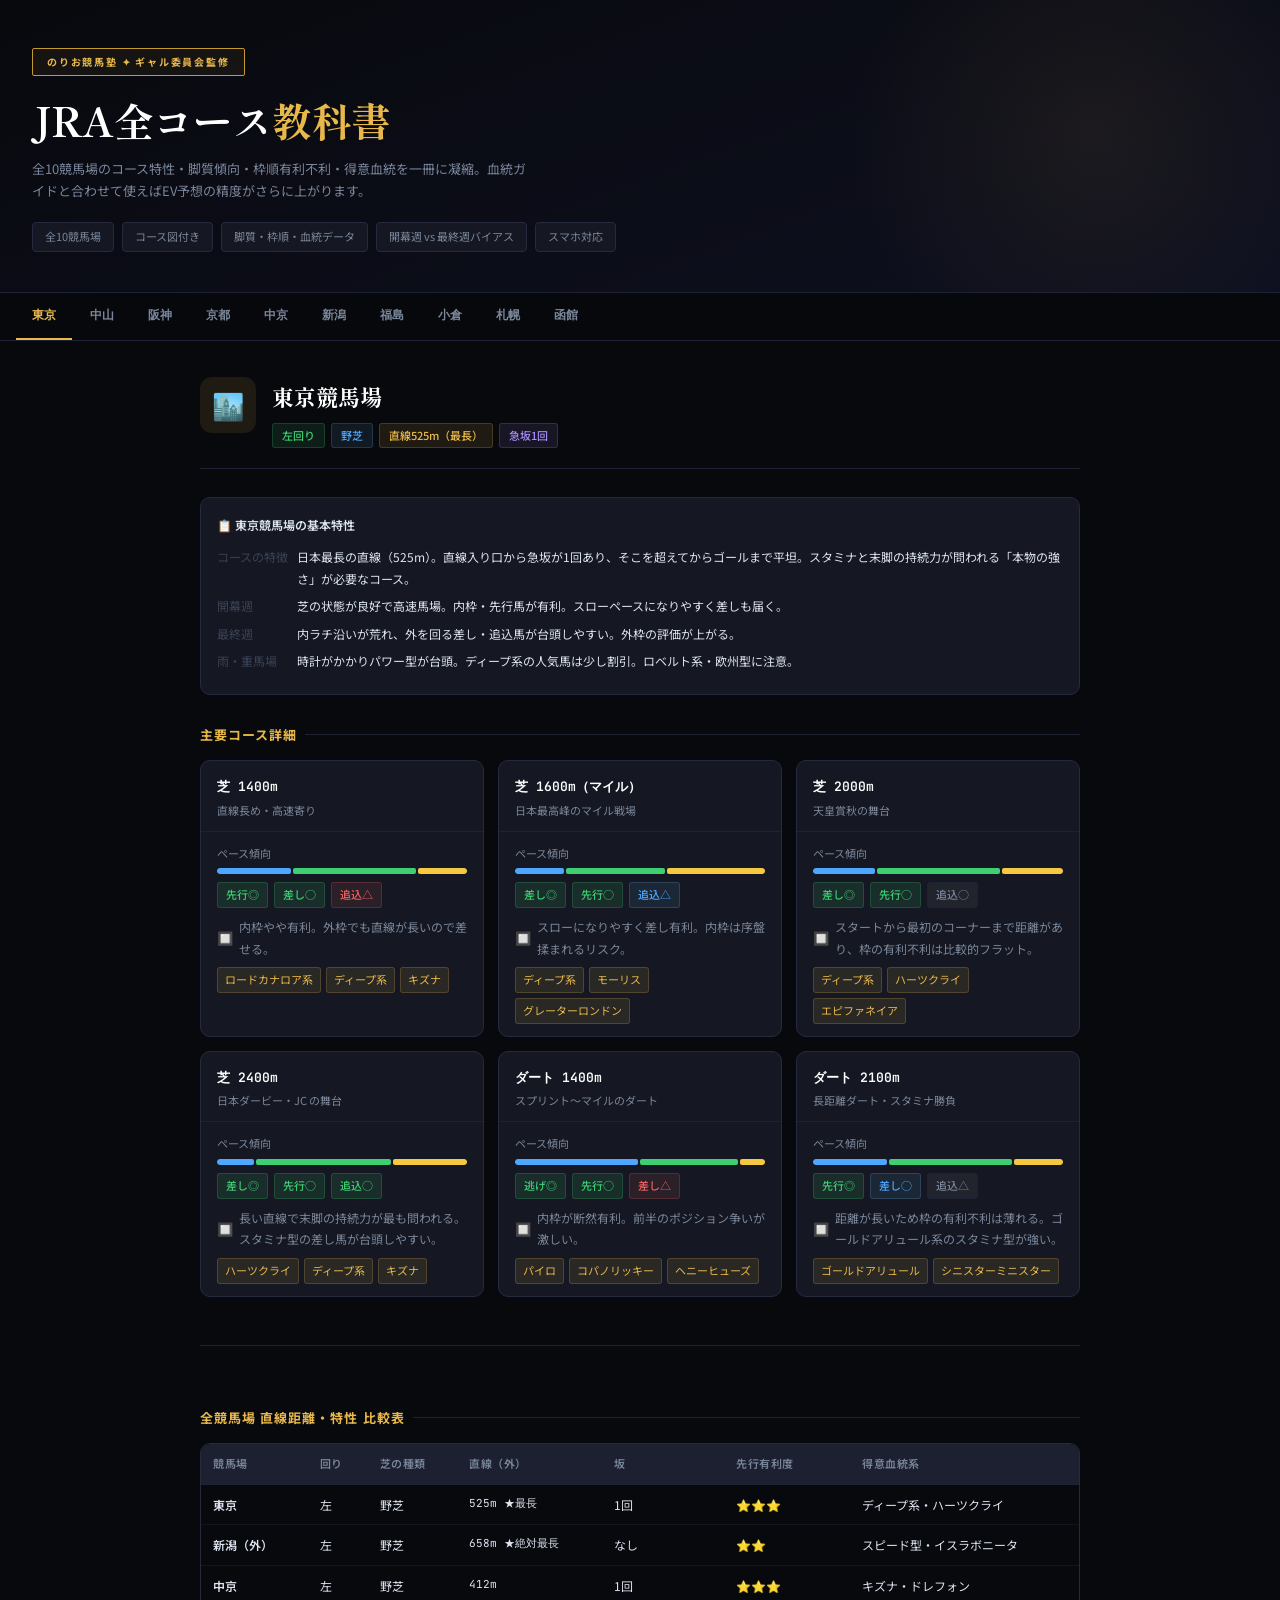
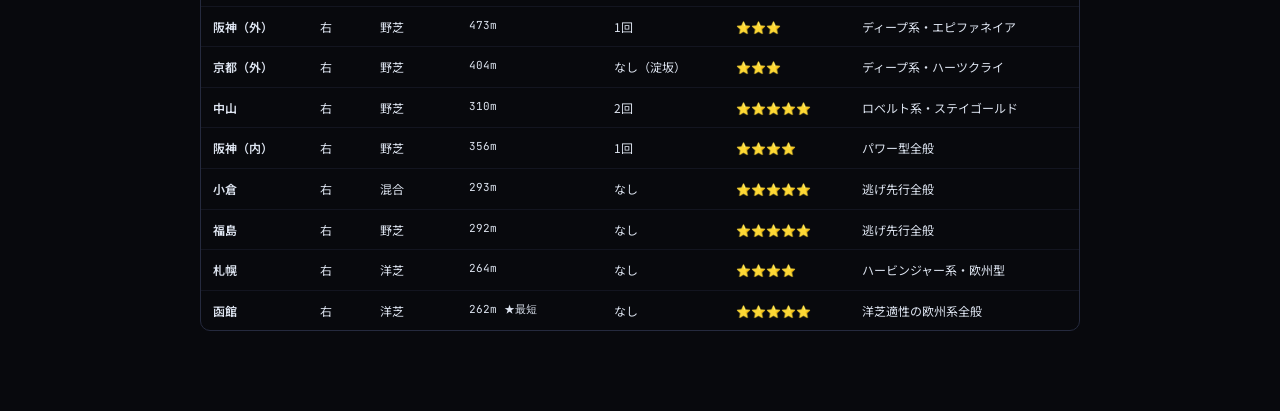
<file: jra_course_book.html>
<!DOCTYPE html>
<html lang="ja">
<head>
<meta charset="UTF-8">
<meta name="viewport" content="width=device-width, initial-scale=1.0">
<title>JRA全コース教科書 — のりお競馬塾</title>
<link href="https://fonts.googleapis.com/css2?family=Shippori+Mincho:wght@400;700&family=Noto+Sans+JP:wght@300;400;500;700&family=JetBrains+Mono:wght@400;600&display=swap" rel="stylesheet">
<style>
:root{
  --bg:#08090d;--bg2:#0f1118;--bg3:#151822;--bg4:#1c2030;
  --border:#1e2235;--border2:#252a3e;
  --text:#dde4f0;--text2:#7a869a;--text3:#3a4255;
  --gold:#e8b84b;--gold2:#c49a2a;--gold-dim:rgba(232,184,75,0.08);
  --green:#3ecf72;--blue:#4da6ff;--red:#f56060;--purple:#a78bfa;--orange:#fb923c;
  --serif:'Shippori Mincho',serif;
  --sans:'Noto Sans JP',sans-serif;
  --mono:'JetBrains Mono',monospace;
}
*{box-sizing:border-box;margin:0;padding:0}
html{scroll-behavior:smooth;scroll-padding-top:52px}
body{background:var(--bg);color:var(--text);font-family:var(--sans);font-size:14px;line-height:1.8;min-height:100vh}

/* HERO */
.hero{position:relative;padding:48px 32px 40px;border-bottom:1px solid var(--border);overflow:hidden;background:linear-gradient(160deg,#08090d 0%,#0e1020 100%)}
.hero::before{content:'';position:absolute;top:-40%;right:-5%;width:500px;height:500px;background:radial-gradient(ellipse,rgba(232,184,75,0.07) 0%,transparent 70%);pointer-events:none}
.hero-badge{display:inline-block;border:1px solid var(--gold2);color:var(--gold);font-size:10px;font-weight:700;letter-spacing:.18em;text-transform:uppercase;padding:4px 14px;border-radius:2px;margin-bottom:18px;background:rgba(232,184,75,0.06)}
.hero h1{font-family:var(--serif);font-size:clamp(24px,4vw,40px);font-weight:700;line-height:1.3;color:#fff;letter-spacing:-.01em}
.hero h1 em{color:var(--gold);font-style:normal}
.hero-sub{color:var(--text2);font-size:13px;margin-top:12px;max-width:500px;line-height:1.7}
.hero-chips{display:flex;gap:8px;flex-wrap:wrap;margin-top:20px}
.chip{font-size:11px;color:var(--text2);background:var(--bg3);border:1px solid var(--border2);border-radius:4px;padding:4px 12px}

/* VENUE TABS */
.venue-nav{position:sticky;top:0;z-index:50;background:rgba(8,9,13,0.95);backdrop-filter:blur(16px);border-bottom:1px solid var(--border)}
.venue-tabs{display:flex;overflow-x:auto;padding:0 16px;gap:2px;-webkit-overflow-scrolling:touch}
.venue-tabs::-webkit-scrollbar{display:none}
.vtab{flex-shrink:0;padding:14px 16px;font-size:12px;font-weight:600;color:var(--text2);border-bottom:2px solid transparent;cursor:pointer;transition:all .2s;white-space:nowrap;background:none;border-left:none;border-right:none;border-top:none}
.vtab:hover{color:var(--text)}
.vtab.active{color:var(--gold);border-bottom-color:var(--gold)}

/* MAIN */
.main{max-width:920px;margin:0 auto;padding:36px 20px 80px}
.venue-panel{display:none}
.venue-panel.active{display:block}

/* VENUE HEADER */
.venue-header{display:flex;align-items:flex-start;gap:16px;margin-bottom:28px;padding-bottom:20px;border-bottom:1px solid var(--border)}
.venue-emblem{width:56px;height:56px;border-radius:12px;display:flex;align-items:center;justify-content:center;font-size:26px;flex-shrink:0}
.venue-info h2{font-family:var(--serif);font-size:22px;font-weight:700;color:#fff;margin-bottom:6px}
.venue-tags{display:flex;gap:6px;flex-wrap:wrap}
.vtag{font-size:11px;padding:2px 9px;border-radius:3px;font-weight:500}

/* COURSE SECTIONS */
.section-title{font-size:13px;font-weight:700;color:var(--gold);letter-spacing:.08em;text-transform:uppercase;margin:28px 0 14px;display:flex;align-items:center;gap:8px}
.section-title::after{content:'';flex:1;height:1px;background:var(--border)}

/* COURSE GRID */
.course-grid{display:grid;grid-template-columns:repeat(auto-fill,minmax(280px,1fr));gap:14px;margin-bottom:8px}
.course-card{background:var(--bg3);border:1px solid var(--border2);border-radius:10px;overflow:hidden}
.course-card-head{padding:14px 16px 10px;border-bottom:1px solid var(--border)}
.course-dist{font-family:var(--mono);font-size:13px;font-weight:600;color:#fff}
.course-type{font-size:11px;color:var(--text2);margin-top:2px}
.course-card-body{padding:12px 16px}

/* STATS ROW */
.stats-row{display:flex;gap:12px;flex-wrap:wrap;margin-bottom:10px}
.stat{text-align:center}
.stat-val{font-family:var(--mono);font-size:13px;font-weight:600;color:var(--gold)}
.stat-label{font-size:10px;color:var(--text3);margin-top:1px}

/* PACE BAR */
.pace-label{font-size:11px;color:var(--text2);margin-bottom:5px}
.pace-bar{display:flex;height:6px;border-radius:3px;overflow:hidden;gap:2px;margin-bottom:8px}
.pace-seg{height:100%;border-radius:2px}

/* STYLE ICONS */
.style-row{display:flex;gap:6px;flex-wrap:wrap;margin-bottom:8px}
.style-tag{font-size:11px;padding:2px 8px;border-radius:3px;font-weight:500}
.s-good{background:rgba(62,207,114,0.12);color:#3ecf72;border:1px solid rgba(62,207,114,0.2)}
.s-bad{background:rgba(245,96,96,0.1);color:#f56060;border:1px solid rgba(245,96,96,0.2)}
.s-mid{background:rgba(99,179,237,0.1);color:#4da6ff;border:1px solid rgba(99,179,237,0.2)}
.s-neutral{background:rgba(255,255,255,0.05);color:var(--text2);border:1px solid var(--border)}

/* GATE */
.gate-row{display:flex;gap:6px;align-items:center;margin-bottom:8px;font-size:12px;color:var(--text2)}
.gate-icon{font-size:13px}

/* BLOOD */
.blood-mini{display:flex;gap:5px;flex-wrap:wrap;margin-top:4px}
.blood-m{font-size:11px;padding:2px 7px;border-radius:3px;background:rgba(232,184,75,0.1);color:var(--gold);border:1px solid rgba(232,184,75,0.2)}

/* SVG COURSE MAP */
.course-map-wrap{background:var(--bg3);border:1px solid var(--border2);border-radius:10px;padding:16px;margin-bottom:20px}
.course-map-title{font-size:12px;color:var(--text2);margin-bottom:12px;font-weight:500}
.maps-grid{display:grid;grid-template-columns:repeat(auto-fill,minmax(200px,1fr));gap:12px}
.map-item{text-align:center}
.map-label{font-size:11px;color:var(--text3);margin-top:6px}

/* OVERVIEW TABLE */
.overview-wrap{overflow-x:auto;border-radius:10px;border:1px solid var(--border2);margin-top:12px}
.overview-table{width:100%;border-collapse:collapse;font-size:12px;min-width:600px}
.overview-table th{background:var(--bg4);padding:10px 12px;text-align:left;font-size:11px;color:var(--text2);font-weight:600;letter-spacing:.05em;border-bottom:1px solid var(--border);white-space:nowrap}
.overview-table td{padding:9px 12px;border-bottom:1px solid rgba(30,34,53,0.5);color:var(--text);vertical-align:top}
.overview-table tr:last-child td{border-bottom:none}
.overview-table tr:hover td{background:rgba(255,255,255,0.02)}
.ot-venue{font-weight:600;color:#fff}
.ot-dist{font-family:var(--mono);color:var(--text2);font-size:11px}

/* BIAS BOX */
.bias-box{background:var(--bg3);border:1px solid var(--border2);border-radius:10px;padding:16px;margin-bottom:16px}
.bias-title{font-size:12px;font-weight:600;color:var(--text);margin-bottom:10px}
.bias-row{display:flex;gap:8px;align-items:flex-start;margin-bottom:6px;font-size:12px}
.bias-label{color:var(--text3);min-width:72px;flex-shrink:0}
.bias-val{color:var(--text);flex:1}

/* RESPONSIVE */
@media(max-width:640px){
  .hero{padding:28px 16px 28px}
  .hero h1{font-size:22px}
  .main{padding:24px 12px 60px}
  .course-grid{grid-template-columns:1fr}
  .maps-grid{grid-template-columns:repeat(2,1fr)}
  .vtab{padding:12px 12px;font-size:11px}
  .venue-header{flex-direction:column;gap:10px}
  .venue-emblem{width:44px;height:44px;font-size:20px}
}
::-webkit-scrollbar{width:4px;height:4px}
::-webkit-scrollbar-track{background:var(--bg)}
::-webkit-scrollbar-thumb{background:var(--border2);border-radius:2px}
</style>
</head>
<body>

<!-- HERO -->
<div class="hero">
  <div class="hero-badge">のりお競馬塾 ✦ ギャル委員会監修</div>
  <h1>JRA全コース<em>教科書</em></h1>
  <div class="hero-sub">全10競馬場のコース特性・脚質傾向・枠順有利不利・得意血統を一冊に凝縮。血統ガイドと合わせて使えばEV予想の精度がさらに上がります。</div>
  <div class="hero-chips">
    <div class="chip">全10競馬場</div>
    <div class="chip">コース図付き</div>
    <div class="chip">脚質・枠順・血統データ</div>
    <div class="chip">開幕週 vs 最終週バイアス</div>
    <div class="chip">スマホ対応</div>
  </div>
</div>

<!-- VENUE TABS -->
<div class="venue-nav">
  <div class="venue-tabs">
    <button class="vtab active" onclick="showVenue('tokyo')">東京</button>
    <button class="vtab" onclick="showVenue('nakayama')">中山</button>
    <button class="vtab" onclick="showVenue('hanshin')">阪神</button>
    <button class="vtab" onclick="showVenue('kyoto')">京都</button>
    <button class="vtab" onclick="showVenue('chukyo')">中京</button>
    <button class="vtab" onclick="showVenue('niigata')">新潟</button>
    <button class="vtab" onclick="showVenue('fukushima')">福島</button>
    <button class="vtab" onclick="showVenue('kokura')">小倉</button>
    <button class="vtab" onclick="showVenue('sapporo')">札幌</button>
    <button class="vtab" onclick="showVenue('hakodate')">函館</button>
  </div>
</div>

<div class="main">

<!-- ══════ 東京 ══════ -->
<div class="venue-panel active" id="panel-tokyo">
  <div class="venue-header">
    <div class="venue-emblem" style="background:rgba(232,184,75,0.1)">🏙️</div>
    <div class="venue-info">
      <h2>東京競馬場</h2>
      <div class="venue-tags">
        <span class="vtag" style="background:rgba(62,207,114,0.1);color:#3ecf72;border:1px solid rgba(62,207,114,0.2)">左回り</span>
        <span class="vtag" style="background:rgba(99,179,237,0.1);color:#4da6ff;border:1px solid rgba(99,179,237,0.2)">野芝</span>
        <span class="vtag" style="background:rgba(232,184,75,0.1);color:#e8b84b;border:1px solid rgba(232,184,75,0.2)">直線525m（最長）</span>
        <span class="vtag" style="background:rgba(167,139,250,0.1);color:#a78bfa;border:1px solid rgba(167,139,250,0.2)">急坂1回</span>
      </div>
    </div>
  </div>

  <div class="bias-box">
    <div class="bias-title">📋 東京競馬場の基本特性</div>
    <div class="bias-row"><span class="bias-label">コースの特徴</span><span class="bias-val">日本最長の直線（525m）。直線入り口から急坂が1回あり、そこを超えてからゴールまで平坦。スタミナと末脚の持続力が問われる「本物の強さ」が必要なコース。</span></div>
    <div class="bias-row"><span class="bias-label">開幕週</span><span class="bias-val">芝の状態が良好で高速馬場。内枠・先行馬が有利。スローペースになりやすく差しも届く。</span></div>
    <div class="bias-row"><span class="bias-label">最終週</span><span class="bias-val">内ラチ沿いが荒れ、外を回る差し・追込馬が台頭しやすい。外枠の評価が上がる。</span></div>
    <div class="bias-row"><span class="bias-label">雨・重馬場</span><span class="bias-val">時計がかかりパワー型が台頭。ディープ系の人気馬は少し割引。ロベルト系・欧州型に注意。</span></div>
  </div>

  <div class="section-title">主要コース詳細</div>
  <div class="course-grid">
    <div class="course-card">
      <div class="course-card-head">
        <div class="course-dist">芝 1400m</div>
        <div class="course-type">直線長め・高速寄り</div>
      </div>
      <div class="course-card-body">
        <div class="pace-label">ペース傾向</div>
        <div class="pace-bar"><div class="pace-seg" style="width:30%;background:#4da6ff">H</div><div class="pace-seg" style="width:50%;background:#3ecf72">M</div><div class="pace-seg" style="width:20%;background:#f5c842">S</div></div>
        <div class="style-row">
          <span class="style-tag s-good">先行◎</span><span class="style-tag s-good">差し○</span><span class="style-tag s-bad">追込△</span>
        </div>
        <div class="gate-row"><span class="gate-icon">🔲</span>内枠やや有利。外枠でも直線が長いので差せる。</div>
        <div class="blood-mini"><span class="blood-m">ロードカナロア系</span><span class="blood-m">ディープ系</span><span class="blood-m">キズナ</span></div>
      </div>
    </div>
    <div class="course-card">
      <div class="course-card-head">
        <div class="course-dist">芝 1600m（マイル）</div>
        <div class="course-type">日本最高峰のマイル戦場</div>
      </div>
      <div class="course-card-body">
        <div class="pace-label">ペース傾向</div>
        <div class="pace-bar"><div class="pace-seg" style="width:20%;background:#4da6ff">H</div><div class="pace-seg" style="width:40%;background:#3ecf72">M</div><div class="pace-seg" style="width:40%;background:#f5c842">S</div></div>
        <div class="style-row">
          <span class="style-tag s-good">差し◎</span><span class="style-tag s-good">先行○</span><span class="style-tag s-mid">追込△</span>
        </div>
        <div class="gate-row"><span class="gate-icon">🔲</span>スローになりやすく差し有利。内枠は序盤揉まれるリスク。</div>
        <div class="blood-mini"><span class="blood-m">ディープ系</span><span class="blood-m">モーリス</span><span class="blood-m">グレーターロンドン</span></div>
      </div>
    </div>
    <div class="course-card">
      <div class="course-card-head">
        <div class="course-dist">芝 2000m</div>
        <div class="course-type">天皇賞秋の舞台</div>
      </div>
      <div class="course-card-body">
        <div class="pace-label">ペース傾向</div>
        <div class="pace-bar"><div class="pace-seg" style="width:25%;background:#4da6ff">H</div><div class="pace-seg" style="width:50%;background:#3ecf72">M</div><div class="pace-seg" style="width:25%;background:#f5c842">S</div></div>
        <div class="style-row">
          <span class="style-tag s-good">差し◎</span><span class="style-tag s-good">先行○</span><span class="style-tag s-neutral">追込○</span>
        </div>
        <div class="gate-row"><span class="gate-icon">🔲</span>スタートから最初のコーナーまで距離があり、枠の有利不利は比較的フラット。</div>
        <div class="blood-mini"><span class="blood-m">ディープ系</span><span class="blood-m">ハーツクライ</span><span class="blood-m">エピファネイア</span></div>
      </div>
    </div>
    <div class="course-card">
      <div class="course-card-head">
        <div class="course-dist">芝 2400m</div>
        <div class="course-type">日本ダービー・JC の舞台</div>
      </div>
      <div class="course-card-body">
        <div class="pace-label">ペース傾向</div>
        <div class="pace-bar"><div class="pace-seg" style="width:15%;background:#4da6ff">H</div><div class="pace-seg" style="width:55%;background:#3ecf72">M</div><div class="pace-seg" style="width:30%;background:#f5c842">S</div></div>
        <div class="style-row">
          <span class="style-tag s-good">差し◎</span><span class="style-tag s-good">先行○</span><span class="style-tag s-good">追込○</span>
        </div>
        <div class="gate-row"><span class="gate-icon">🔲</span>長い直線で末脚の持続力が最も問われる。スタミナ型の差し馬が台頭しやすい。</div>
        <div class="blood-mini"><span class="blood-m">ハーツクライ</span><span class="blood-m">ディープ系</span><span class="blood-m">キズナ</span></div>
      </div>
    </div>
    <div class="course-card">
      <div class="course-card-head">
        <div class="course-dist">ダート 1400m</div>
        <div class="course-type">スプリント〜マイルのダート</div>
      </div>
      <div class="course-card-body">
        <div class="pace-label">ペース傾向</div>
        <div class="pace-bar"><div class="pace-seg" style="width:50%;background:#4da6ff">H</div><div class="pace-seg" style="width:40%;background:#3ecf72">M</div><div class="pace-seg" style="width:10%;background:#f5c842">S</div></div>
        <div class="style-row">
          <span class="style-tag s-good">逃げ◎</span><span class="style-tag s-good">先行○</span><span class="style-tag s-bad">差し△</span>
        </div>
        <div class="gate-row"><span class="gate-icon">🔲</span>内枠が断然有利。前半のポジション争いが激しい。</div>
        <div class="blood-mini"><span class="blood-m">パイロ</span><span class="blood-m">コパノリッキー</span><span class="blood-m">ヘニーヒューズ</span></div>
      </div>
    </div>
    <div class="course-card">
      <div class="course-card-head">
        <div class="course-dist">ダート 2100m</div>
        <div class="course-type">長距離ダート・スタミナ勝負</div>
      </div>
      <div class="course-card-body">
        <div class="pace-label">ペース傾向</div>
        <div class="pace-bar"><div class="pace-seg" style="width:30%;background:#4da6ff">H</div><div class="pace-seg" style="width:50%;background:#3ecf72">M</div><div class="pace-seg" style="width:20%;background:#f5c842">S</div></div>
        <div class="style-row">
          <span class="style-tag s-good">先行◎</span><span class="style-tag s-mid">差し○</span><span class="style-tag s-neutral">追込△</span>
        </div>
        <div class="gate-row"><span class="gate-icon">🔲</span>距離が長いため枠の有利不利は薄れる。ゴールドアリュール系のスタミナ型が強い。</div>
        <div class="blood-mini"><span class="blood-m">ゴールドアリュール</span><span class="blood-m">シニスターミニスター</span></div>
      </div>
    </div>
  </div>
</div>

<!-- ══════ 中山 ══════ -->
<div class="venue-panel" id="panel-nakayama">
  <div class="venue-header">
    <div class="venue-emblem" style="background:rgba(245,96,96,0.1)">⛰️</div>
    <div class="venue-info">
      <h2>中山競馬場</h2>
      <div class="venue-tags">
        <span class="vtag" style="background:rgba(245,96,96,0.1);color:#f56060;border:1px solid rgba(245,96,96,0.2)">右回り</span>
        <span class="vtag" style="background:rgba(99,179,237,0.1);color:#4da6ff;border:1px solid rgba(99,179,237,0.2)">野芝</span>
        <span class="vtag" style="background:rgba(245,96,96,0.1);color:#f56060;border:1px solid rgba(245,96,96,0.2)">直線310m（短め）</span>
        <span class="vtag" style="background:rgba(167,139,250,0.1);color:#a78bfa;border:1px solid rgba(167,139,250,0.2)">急坂2回</span>
      </div>
    </div>
  </div>
  <div class="bias-box">
    <div class="bias-title">📋 中山競馬場の基本特性</div>
    <div class="bias-row"><span class="bias-label">コースの特徴</span><span class="bias-val">直線が短く（310m）、急坂が2回あるタフなコース。コーナーが急でポジション争いが激しい。根性・パワー・先行力が問われる「個性派向け」の舞台。</span></div>
    <div class="bias-row"><span class="bias-label">開幕週</span><span class="bias-val">内ラチ沿いが良好で先行・内枠が圧倒的有利。前が残りやすい。</span></div>
    <div class="bias-row"><span class="bias-label">最終週</span><span class="bias-val">内側が荒れて外差しが届くようになる。ただし直線が短いため差しきれないケースも多い。</span></div>
    <div class="bias-row"><span class="bias-label">雨・重馬場</span><span class="bias-val">パワー型がさらに有利に。ロベルト系・ステイゴールド系の根性型が激走しやすい。</span></div>
  </div>
  <div class="section-title">主要コース詳細</div>
  <div class="course-grid">
    <div class="course-card">
      <div class="course-card-head"><div class="course-dist">芝 1200m</div><div class="course-type">急坂スプリント・前有利</div></div>
      <div class="course-card-body">
        <div class="pace-label">ペース傾向</div>
        <div class="pace-bar"><div class="pace-seg" style="width:60%;background:#4da6ff">H</div><div class="pace-seg" style="width:35%;background:#3ecf72">M</div><div class="pace-seg" style="width:5%;background:#f5c842">S</div></div>
        <div class="style-row"><span class="style-tag s-good">逃げ◎</span><span class="style-tag s-good">先行◎</span><span class="style-tag s-bad">差し✕</span></div>
        <div class="gate-row"><span class="gate-icon">🔲</span>内枠が圧倒的有利。外枠は致命的なハンデになることも。</div>
        <div class="blood-mini"><span class="blood-m">ロードカナロア系</span><span class="blood-m">スプリント系</span></div>
      </div>
    </div>
    <div class="course-card">
      <div class="course-card-head"><div class="course-dist">芝 1600m</div><div class="course-type">皐月賞トライアル等の舞台</div></div>
      <div class="course-card-body">
        <div class="pace-label">ペース傾向</div>
        <div class="pace-bar"><div class="pace-seg" style="width:35%;background:#4da6ff">H</div><div class="pace-seg" style="width:45%;background:#3ecf72">M</div><div class="pace-seg" style="width:20%;background:#f5c842">S</div></div>
        <div class="style-row"><span class="style-tag s-good">先行◎</span><span class="style-tag s-mid">差し○</span><span class="style-tag s-bad">追込△</span></div>
        <div class="gate-row"><span class="gate-icon">🔲</span>外枠は序盤のポジション争いで消耗しやすい。内枠有利。</div>
        <div class="blood-mini"><span class="blood-m">サンデー系</span><span class="blood-m">イスラボニータ</span></div>
      </div>
    </div>
    <div class="course-card">
      <div class="course-card-head"><div class="course-dist">芝 2000m</div><div class="course-type">皐月賞・中山記念の舞台</div></div>
      <div class="course-card-body">
        <div class="pace-label">ペース傾向</div>
        <div class="pace-bar"><div class="pace-seg" style="width:40%;background:#4da6ff">H</div><div class="pace-seg" style="width:45%;background:#3ecf72">M</div><div class="pace-seg" style="width:15%;background:#f5c842">S</div></div>
        <div class="style-row"><span class="style-tag s-good">先行◎</span><span class="style-tag s-mid">差し○</span><span class="style-tag s-bad">追込✕</span></div>
        <div class="gate-row"><span class="gate-icon">🔲</span>スタートからすぐコーナー。内枠が圧倒的有利。外枠は大きなロスになる。</div>
        <div class="blood-mini"><span class="blood-m">ロベルト系</span><span class="blood-m">ステイゴールド</span><span class="blood-m">ゴールドシップ</span></div>
      </div>
    </div>
    <div class="course-card">
      <div class="course-card-head"><div class="course-dist">芝 2500m</div><div class="course-type">有馬記念の舞台</div></div>
      <div class="course-card-body">
        <div class="pace-label">ペース傾向</div>
        <div class="pace-bar"><div class="pace-seg" style="width:30%;background:#4da6ff">H</div><div class="pace-seg" style="width:50%;background:#3ecf72">M</div><div class="pace-seg" style="width:20%;background:#f5c842">S</div></div>
        <div class="style-row"><span class="style-tag s-good">先行◎</span><span class="style-tag s-good">差し○</span><span class="style-tag s-mid">追込△</span></div>
        <div class="gate-row"><span class="gate-icon">🔲</span>多頭数で前が詰まりやすい。内枠の先行馬が最も有利なレイアウト。</div>
        <div class="blood-mini"><span class="blood-m">ステイゴールド系</span><span class="blood-m">スタミナ型全般</span></div>
      </div>
    </div>
    <div class="course-card">
      <div class="course-card-head"><div class="course-dist">ダート 1200m</div><div class="course-type">下り坂スタート・超ハイペース</div></div>
      <div class="course-card-body">
        <div class="pace-label">ペース傾向</div>
        <div class="pace-bar"><div class="pace-seg" style="width:80%;background:#4da6ff">H</div><div class="pace-seg" style="width:20%;background:#3ecf72">M</div><div class="pace-seg" style="width:0%;background:#f5c842">S</div></div>
        <div class="style-row"><span class="style-tag s-good">逃げ◎</span><span class="style-tag s-good">先行○</span><span class="style-tag s-bad">差し✕</span></div>
        <div class="gate-row"><span class="gate-icon">🔲</span>スタートから下り坂で前半ラップが異常に速い。他場の「速いタイム」は参考にならない。</div>
        <div class="blood-mini"><span class="blood-m">シニスターミニスター</span><span class="blood-m">パイロ</span></div>
      </div>
    </div>
    <div class="course-card">
      <div class="course-card-head"><div class="course-dist">ダート 1800m</div><div class="course-type">フェブラリーS等の舞台</div></div>
      <div class="course-card-body">
        <div class="pace-label">ペース傾向</div>
        <div class="pace-bar"><div class="pace-seg" style="width:40%;background:#4da6ff">H</div><div class="pace-seg" style="width:50%;background:#3ecf72">M</div><div class="pace-seg" style="width:10%;background:#f5c842">S</div></div>
        <div class="style-row"><span class="style-tag s-good">先行◎</span><span class="style-tag s-good">逃げ○</span><span class="style-tag s-mid">差し△</span></div>
        <div class="gate-row"><span class="gate-icon">🔲</span>内枠有利。スタートで良いポジションを取れた馬が最後まで残りやすい。</div>
        <div class="blood-mini"><span class="blood-m">ゴールドアリュール</span><span class="blood-m">クロフネ系</span></div>
      </div>
    </div>
  </div>
</div>

<!-- ══════ 阪神 ══════ -->
<div class="venue-panel" id="panel-hanshin">
  <div class="venue-header">
    <div class="venue-emblem" style="background:rgba(251,146,60,0.1)">🌸</div>
    <div class="venue-info">
      <h2>阪神競馬場</h2>
      <div class="venue-tags">
        <span class="vtag" style="background:rgba(251,146,60,0.1);color:#fb923c;border:1px solid rgba(251,146,60,0.2)">右回り</span>
        <span class="vtag" style="background:rgba(99,179,237,0.1);color:#4da6ff;border:1px solid rgba(99,179,237,0.2)">野芝</span>
        <span class="vtag" style="background:rgba(251,146,60,0.1);color:#fb923c;border:1px solid rgba(251,146,60,0.2)">外回り直線473m</span>
        <span class="vtag" style="background:rgba(245,96,96,0.1);color:#f56060;border:1px solid rgba(245,96,96,0.2)">内回り直線356m</span>
      </div>
    </div>
  </div>
  <div class="bias-box">
    <div class="bias-title">📋 阪神競馬場の基本特性</div>
    <div class="bias-row"><span class="bias-label">コースの特徴</span><span class="bias-val">内回りと外回りの2コースが存在。外回りは直線が長く東京に近い特性、内回りは直線が短く中山に近い特性。最後に急坂があるためスタミナも要求される。</span></div>
    <div class="bias-row"><span class="bias-label">開幕週</span><span class="bias-val">高速馬場で内先行有利。外回りはスローになりやすく差しも届く。</span></div>
    <div class="bias-row"><span class="bias-label">最終週</span><span class="bias-val">内側が荒れて外差しが決まりやすくなる。特に外回りコースで顕著。</span></div>
    <div class="bias-row"><span class="bias-label">雨・重馬場</span><span class="bias-val">急坂があるためパワー型が有利。欧州系血統が浮上しやすい。</span></div>
  </div>
  <div class="section-title">主要コース詳細</div>
  <div class="course-grid">
    <div class="course-card">
      <div class="course-card-head"><div class="course-dist">芝 1600m（外）</div><div class="course-type">桜花賞・NHKマイルC前哨戦</div></div>
      <div class="course-card-body">
        <div class="pace-label">ペース傾向</div>
        <div class="pace-bar"><div class="pace-seg" style="width:25%;background:#4da6ff">H</div><div class="pace-seg" style="width:45%;background:#3ecf72">M</div><div class="pace-seg" style="width:30%;background:#f5c842">S</div></div>
        <div class="style-row"><span class="style-tag s-good">差し◎</span><span class="style-tag s-good">先行○</span><span class="style-tag s-mid">追込△</span></div>
        <div class="gate-row"><span class="gate-icon">🔲</span>外回りで直線が長い。差し馬が届きやすく、内枠・外枠の有利不利は比較的小さい。</div>
        <div class="blood-mini"><span class="blood-m">ディープ系</span><span class="blood-m">エピファネイア</span><span class="blood-m">ロードカナロア</span></div>
      </div>
    </div>
    <div class="course-card">
      <div class="course-card-head"><div class="course-dist">芝 2000m（内）</div><div class="course-type">大阪杯・宝塚記念前哨戦</div></div>
      <div class="course-card-body">
        <div class="pace-label">ペース傾向</div>
        <div class="pace-bar"><div class="pace-seg" style="width:40%;background:#4da6ff">H</div><div class="pace-seg" style="width:45%;background:#3ecf72">M</div><div class="pace-seg" style="width:15%;background:#f5c842">S</div></div>
        <div class="style-row"><span class="style-tag s-good">先行◎</span><span class="style-tag s-mid">差し○</span><span class="style-tag s-bad">追込✕</span></div>
        <div class="gate-row"><span class="gate-icon">🔲</span>内回りで直線が短い。先行馬が圧倒的に有利。内枠が大きなアドバンテージになる。</div>
        <div class="blood-mini"><span class="blood-m">パワー型全般</span><span class="blood-m">ロベルト系</span></div>
      </div>
    </div>
    <div class="course-card">
      <div class="course-card-head"><div class="course-dist">芝 2200m（外）</div><div class="course-type">宝塚記念の舞台</div></div>
      <div class="course-card-body">
        <div class="pace-label">ペース傾向</div>
        <div class="pace-bar"><div class="pace-seg" style="width:35%;background:#4da6ff">H</div><div class="pace-seg" style="width:50%;background:#3ecf72">M</div><div class="pace-seg" style="width:15%;background:#f5c842">S</div></div>
        <div class="style-row"><span class="style-tag s-good">先行◎</span><span class="style-tag s-good">差し○</span><span class="style-tag s-mid">追込○</span></div>
        <div class="gate-row"><span class="gate-icon">🔲</span>スタミナと急坂適性が問われる。重馬場になるとパワー型・欧州系が台頭。</div>
        <div class="blood-mini"><span class="blood-m">ハービンジャー系</span><span class="blood-m">スタミナ型全般</span></div>
      </div>
    </div>
    <div class="course-card">
      <div class="course-card-head"><div class="course-dist">ダート 1400m</div><div class="course-type">短距離ダートの激戦区</div></div>
      <div class="course-card-body">
        <div class="pace-label">ペース傾向</div>
        <div class="pace-bar"><div class="pace-seg" style="width:55%;background:#4da6ff">H</div><div class="pace-seg" style="width:35%;background:#3ecf72">M</div><div class="pace-seg" style="width:10%;background:#f5c842">S</div></div>
        <div class="style-row"><span class="style-tag s-good">逃げ◎</span><span class="style-tag s-good">先行◎</span><span class="style-tag s-bad">差し△</span></div>
        <div class="gate-row"><span class="gate-icon">🔲</span>内枠が有利。前半のハイペースを制した馬がそのまま押し切るパターンが多い。</div>
        <div class="blood-mini"><span class="blood-m">シニスターミニスター</span><span class="blood-m">ヘニーヒューズ</span></div>
      </div>
    </div>
  </div>
</div>

<!-- ══════ 京都 ══════ -->
<div class="venue-panel" id="panel-kyoto">
  <div class="venue-header">
    <div class="venue-emblem" style="background:rgba(167,139,250,0.1)">⛩️</div>
    <div class="venue-info">
      <h2>京都競馬場</h2>
      <div class="venue-tags">
        <span class="vtag" style="background:rgba(167,139,250,0.1);color:#a78bfa;border:1px solid rgba(167,139,250,0.2)">右回り</span>
        <span class="vtag" style="background:rgba(99,179,237,0.1);color:#4da6ff;border:1px solid rgba(99,179,237,0.2)">野芝</span>
        <span class="vtag" style="background:rgba(167,139,250,0.1);color:#a78bfa;border:1px solid rgba(167,139,250,0.2)">直線404m</span>
        <span class="vtag" style="background:rgba(62,207,114,0.1);color:#3ecf72;border:1px solid rgba(62,207,114,0.2)">淀の坂（3コーナー）</span>
      </div>
    </div>
  </div>
  <div class="bias-box">
    <div class="bias-title">📋 京都競馬場の基本特性</div>
    <div class="bias-row"><span class="bias-label">コースの特徴</span><span class="bias-val">3コーナーに「淀の坂」と呼ばれる上り坂があり、下り坂でスピードが乗る独特の構造。長距離では先行馬が坂で消耗しやすく差し・追込が届きやすい。</span></div>
    <div class="bias-row"><span class="bias-label">開幕週</span><span class="bias-val">高速馬場で内枠・先行有利。スローペースになると差しが届きにくい。</span></div>
    <div class="bias-row"><span class="bias-label">最終週</span><span class="bias-val">内ラチ沿いが荒れ外差しが届くようになる。長距離では特に差し馬台頭。</span></div>
    <div class="bias-row"><span class="bias-label">雨・重馬場</span><span class="bias-val">坂の下りでスピードが乗りすぎず、パワー型が台頭しやすい。</span></div>
  </div>
  <div class="section-title">主要コース詳細</div>
  <div class="course-grid">
    <div class="course-card">
      <div class="course-card-head"><div class="course-dist">芝 1600m（外）</div><div class="course-type">マイルCS・秋華賞の舞台</div></div>
      <div class="course-card-body">
        <div class="pace-label">ペース傾向</div>
        <div class="pace-bar"><div class="pace-seg" style="width:20%;background:#4da6ff">H</div><div class="pace-seg" style="width:45%;background:#3ecf72">M</div><div class="pace-seg" style="width:35%;background:#f5c842">S</div></div>
        <div class="style-row"><span class="style-tag s-good">差し◎</span><span class="style-tag s-good">先行○</span><span class="style-tag s-mid">追込○</span></div>
        <div class="gate-row"><span class="gate-icon">🔲</span>淀の坂下りでスピードが乗り差し有利。スローになりやすいため末脚勝負になることが多い。</div>
        <div class="blood-mini"><span class="blood-m">ディープ系</span><span class="blood-m">ハーツクライ系</span></div>
      </div>
    </div>
    <div class="course-card">
      <div class="course-card-head"><div class="course-dist">芝 2200m（外）</div><div class="course-type">京都記念の舞台</div></div>
      <div class="course-card-body">
        <div class="pace-label">ペース傾向</div>
        <div class="pace-bar"><div class="pace-seg" style="width:25%;background:#4da6ff">H</div><div class="pace-seg" style="width:55%;background:#3ecf72">M</div><div class="pace-seg" style="width:20%;background:#f5c842">S</div></div>
        <div class="style-row"><span class="style-tag s-good">差し◎</span><span class="style-tag s-good">先行○</span><span class="style-tag s-good">追込○</span></div>
        <div class="gate-row"><span class="gate-icon">🔲</span>淀の坂を2回通過する距離設定。スタミナと坂適性が重要。</div>
        <div class="blood-mini"><span class="blood-m">ハーツクライ</span><span class="blood-m">スタミナ型全般</span></div>
      </div>
    </div>
    <div class="course-card">
      <div class="course-card-head"><div class="course-dist">芝 3000m（外）</div><div class="course-type">菊花賞・天皇賞春の舞台</div></div>
      <div class="course-card-body">
        <div class="pace-label">ペース傾向</div>
        <div class="pace-bar"><div class="pace-seg" style="width:15%;background:#4da6ff">H</div><div class="pace-seg" style="width:60%;background:#3ecf72">M</div><div class="pace-seg" style="width:25%;background:#f5c842">S</div></div>
        <div class="style-row"><span class="style-tag s-good">差し◎</span><span class="style-tag s-good">追込○</span><span class="style-tag s-mid">先行△</span></div>
        <div class="gate-row"><span class="gate-icon">🔲</span>坂を何度も通過する消耗戦。先行馬が後半失速しやすく差し・追込が決まりやすい特殊な距離。</div>
        <div class="blood-mini"><span class="blood-m">ステイゴールド系</span><span class="blood-m">長距離スタミナ型</span></div>
      </div>
    </div>
    <div class="course-card">
      <div class="course-card-head"><div class="course-dist">ダート 1800m</div><div class="course-type">中距離ダートの主戦場</div></div>
      <div class="course-card-body">
        <div class="pace-label">ペース傾向</div>
        <div class="pace-bar"><div class="pace-seg" style="width:35%;background:#4da6ff">H</div><div class="pace-seg" style="width:50%;background:#3ecf72">M</div><div class="pace-seg" style="width:15%;background:#f5c842">S</div></div>
        <div class="style-row"><span class="style-tag s-good">先行◎</span><span class="style-tag s-mid">差し○</span><span class="style-tag s-neutral">逃げ△</span></div>
        <div class="gate-row"><span class="gate-icon">🔲</span>内枠やや有利。平均的なペースになりやすく、力のある先行馬が粘りやすい。</div>
        <div class="blood-mini"><span class="blood-m">ゴールドアリュール</span><span class="blood-m">シニスターミニスター</span></div>
      </div>
    </div>
  </div>
</div>

<!-- ══════ 中京 ══════ -->
<div class="venue-panel" id="panel-chukyo">
  <div class="venue-header">
    <div class="venue-emblem" style="background:rgba(62,207,114,0.1)">🌊</div>
    <div class="venue-info">
      <h2>中京競馬場</h2>
      <div class="venue-tags">
        <span class="vtag" style="background:rgba(62,207,114,0.1);color:#3ecf72;border:1px solid rgba(62,207,114,0.2)">左回り</span>
        <span class="vtag" style="background:rgba(99,179,237,0.1);color:#4da6ff;border:1px solid rgba(99,179,237,0.2)">野芝</span>
        <span class="vtag" style="background:rgba(62,207,114,0.1);color:#3ecf72;border:1px solid rgba(62,207,114,0.2)">直線412m</span>
        <span class="vtag" style="background:rgba(167,139,250,0.1);color:#a78bfa;border:1px solid rgba(167,139,250,0.2)">高低差3.5m</span>
      </div>
    </div>
  </div>
  <div class="bias-box">
    <div class="bias-title">📋 中京競馬場の基本特性</div>
    <div class="bias-row"><span class="bias-label">コースの特徴</span><span class="bias-val">左回りで直線が412m。最後の直線に急坂があり東京より短いがそれなりに差しが届く。コーナーがきつく外を回るとロスが大きい。</span></div>
    <div class="bias-row"><span class="bias-label">開幕週</span><span class="bias-val">高速馬場で先行有利。内ラチ沿いを通れる馬が強い。</span></div>
    <div class="bias-row"><span class="bias-label">最終週</span><span class="bias-val">内側が荒れて外差しが届きやすくなる。差し・追込の回収率が上がる傾向。</span></div>
    <div class="bias-row"><span class="bias-label">雨・重馬場</span><span class="bias-val">急坂があるためパワー型が有利。ダートは水分を含むと高速化する。</span></div>
  </div>
  <div class="section-title">主要コース詳細</div>
  <div class="course-grid">
    <div class="course-card">
      <div class="course-card-head"><div class="course-dist">芝 1200m</div><div class="course-type">高松宮記念の舞台</div></div>
      <div class="course-card-body">
        <div class="pace-label">ペース傾向</div>
        <div class="pace-bar"><div class="pace-seg" style="width:50%;background:#4da6ff">H</div><div class="pace-seg" style="width:40%;background:#3ecf72">M</div><div class="pace-seg" style="width:10%;background:#f5c842">S</div></div>
        <div class="style-row"><span class="style-tag s-good">逃げ◎</span><span class="style-tag s-good">先行○</span><span class="style-tag s-bad">差し△</span></div>
        <div class="gate-row"><span class="gate-icon">🔲</span>内枠有利。スプリンターの適性が問われる純粋な速さ勝負。</div>
        <div class="blood-mini"><span class="blood-m">ロードカナロア系</span><span class="blood-m">ファインニードル</span></div>
      </div>
    </div>
    <div class="course-card">
      <div class="course-card-head"><div class="course-dist">芝 2000m</div><div class="course-type">金鯱賞・チャンピオンズC前哨戦</div></div>
      <div class="course-card-body">
        <div class="pace-label">ペース傾向</div>
        <div class="pace-bar"><div class="pace-seg" style="width:30%;background:#4da6ff">H</div><div class="pace-seg" style="width:50%;background:#3ecf72">M</div><div class="pace-seg" style="width:20%;background:#f5c842">S</div></div>
        <div class="style-row"><span class="style-tag s-good">先行◎</span><span class="style-tag s-good">差し○</span><span class="style-tag s-mid">追込△</span></div>
        <div class="gate-row"><span class="gate-icon">🔲</span>コーナーがきつく外枠のロスが大きい。内枠の先行馬が有利。</div>
        <div class="blood-mini"><span class="blood-m">キズナ</span><span class="blood-m">リアルスティール</span><span class="blood-m">ドレフォン</span></div>
      </div>
    </div>
    <div class="course-card">
      <div class="course-card-head"><div class="course-dist">ダート 1800m</div><div class="course-type">チャンピオンズCの舞台</div></div>
      <div class="course-card-body">
        <div class="pace-label">ペース傾向</div>
        <div class="pace-bar"><div class="pace-seg" style="width:45%;background:#4da6ff">H</div><div class="pace-seg" style="width:45%;background:#3ecf72">M</div><div class="pace-seg" style="width:10%;background:#f5c842">S</div></div>
        <div class="style-row"><span class="style-tag s-good">先行◎</span><span class="style-tag s-good">逃げ○</span><span class="style-tag s-mid">差し△</span></div>
        <div class="gate-row"><span class="gate-icon">🔲</span>内枠有利。前半のペースが速くなりやすくスタミナも要求される。</div>
        <div class="blood-mini"><span class="blood-m">シニスターミニスター</span><span class="blood-m">ゴールドアリュール</span></div>
      </div>
    </div>
  </div>
</div>

<!-- ══════ 新潟 ══════ -->
<div class="venue-panel" id="panel-niigata">
  <div class="venue-header">
    <div class="venue-emblem" style="background:rgba(99,179,237,0.1)">🌾</div>
    <div class="venue-info">
      <h2>新潟競馬場</h2>
      <div class="venue-tags">
        <span class="vtag" style="background:rgba(99,179,237,0.1);color:#4da6ff;border:1px solid rgba(99,179,237,0.2)">左回り</span>
        <span class="vtag" style="background:rgba(99,179,237,0.1);color:#4da6ff;border:1px solid rgba(99,179,237,0.2)">野芝</span>
        <span class="vtag" style="background:rgba(62,207,114,0.1);color:#3ecf72;border:1px solid rgba(62,207,114,0.2)">直線658m（日本最長）</span>
        <span class="vtag" style="background:rgba(62,207,114,0.1);color:#3ecf72;border:1px solid rgba(62,207,114,0.2)">坂なし（平坦）</span>
      </div>
    </div>
  </div>
  <div class="bias-box">
    <div class="bias-title">📋 新潟競馬場の基本特性</div>
    <div class="bias-row"><span class="bias-label">コースの特徴</span><span class="bias-val">外回りの直線は日本最長の658m。完全平坦で坂がなく、純粋なスピードと末脚の持続力が問われる。芝1000mという直線コースも存在する特殊な競馬場。</span></div>
    <div class="bias-row"><span class="bias-label">開幕週</span><span class="bias-val">高速馬場で時計が速い。外差しが決まりやすい特殊な傾向がある（内が荒れやすいため）。</span></div>
    <div class="bias-row"><span class="bias-label">最終週</span><span class="bias-val">馬場が荒れて時計がかかる。差し・追込が届きやすくなる。</span></div>
    <div class="bias-row"><span class="bias-label">雨・重馬場</span><span class="bias-val">坂がないためパワー型への恩恵が他場より小さい。スピード型でも重馬場に強い配合なら対応可。</span></div>
  </div>
  <div class="section-title">主要コース詳細</div>
  <div class="course-grid">
    <div class="course-card">
      <div class="course-card-head"><div class="course-dist">芝 1000m（直線）</div><div class="course-type">日本唯一の直線コース</div></div>
      <div class="course-card-body">
        <div class="pace-label">ペース傾向</div>
        <div class="pace-bar"><div class="pace-seg" style="width:70%;background:#4da6ff">H</div><div class="pace-seg" style="width:30%;background:#3ecf72">M</div><div class="pace-seg" style="width:0%;background:#f5c842">S</div></div>
        <div class="style-row"><span class="style-tag s-good">逃げ◎</span><span class="style-tag s-good">先行◎</span><span class="style-tag s-mid">差し△</span></div>
        <div class="gate-row"><span class="gate-icon">🔲</span>コーナーなし。外枠有利（直線コースのため内外のラチ差がなく外の方が走りやすい）。</div>
        <div class="blood-mini"><span class="blood-m">スプリント特化型</span><span class="blood-m">ロードカナロア系</span></div>
      </div>
    </div>
    <div class="course-card">
      <div class="course-card-head"><div class="course-dist">芝 1600m（外）</div><div class="course-type">長い直線の差し有利</div></div>
      <div class="course-card-body">
        <div class="pace-label">ペース傾向</div>
        <div class="pace-bar"><div class="pace-seg" style="width:15%;background:#4da6ff">H</div><div class="pace-seg" style="width:40%;background:#3ecf72">M</div><div class="pace-seg" style="width:45%;background:#f5c842">S</div></div>
        <div class="style-row"><span class="style-tag s-good">差し◎</span><span class="style-tag s-good">追込○</span><span class="style-tag s-mid">先行△</span></div>
        <div class="gate-row"><span class="gate-icon">🔲</span>スローになりやすく差し・追込有利。外枠の差し馬を狙うのが新潟の基本戦略。</div>
        <div class="blood-mini"><span class="blood-m">イスラボニータ</span><span class="blood-m">ラブリーデイ</span><span class="blood-m">ロードカナロア</span></div>
      </div>
    </div>
    <div class="course-card">
      <div class="course-card-head"><div class="course-dist">芝 2200m（外）</div><div class="course-type">長距離戦の差し天国</div></div>
      <div class="course-card-body">
        <div class="pace-label">ペース傾向</div>
        <div class="pace-bar"><div class="pace-seg" style="width:10%;background:#4da6ff">H</div><div class="pace-seg" style="width:45%;background:#3ecf72">M</div><div class="pace-seg" style="width:45%;background:#f5c842">S</div></div>
        <div class="style-row"><span class="style-tag s-good">差し◎</span><span class="style-tag s-good">追込◎</span><span class="style-tag s-bad">逃げ✕</span></div>
        <div class="gate-row"><span class="gate-icon">🔲</span>スロー→ロンスパ戦になりやすい。末脚の持続力が問われる。逃げ馬は苦しくなる距離。</div>
        <div class="blood-mini"><span class="blood-m">長距離スタミナ型</span><span class="blood-m">新潟芝2200m特化型</span></div>
      </div>
    </div>
  </div>
</div>

<!-- ══════ 福島 ══════ -->
<div class="venue-panel" id="panel-fukushima">
  <div class="venue-header">
    <div class="venue-emblem" style="background:rgba(245,96,96,0.1)">🌲</div>
    <div class="venue-info">
      <h2>福島競馬場</h2>
      <div class="venue-tags">
        <span class="vtag" style="background:rgba(245,96,96,0.1);color:#f56060;border:1px solid rgba(245,96,96,0.2)">右回り</span>
        <span class="vtag" style="background:rgba(99,179,237,0.1);color:#4da6ff;border:1px solid rgba(99,179,237,0.2)">野芝</span>
        <span class="vtag" style="background:rgba(245,96,96,0.1);color:#f56060;border:1px solid rgba(245,96,96,0.2)">直線292m（短い）</span>
        <span class="vtag" style="background:rgba(167,139,250,0.1);color:#a78bfa;border:1px solid rgba(167,139,250,0.2)">小回り</span>
      </div>
    </div>
  </div>
  <div class="bias-box">
    <div class="bias-title">📋 福島競馬場の基本特性</div>
    <div class="bias-row"><span class="bias-label">コースの特徴</span><span class="bias-val">直線が292mと非常に短い小回りコース。先行力・コーナーワークが最も重要。差し・追込がほとんど届かない。逃げ・先行馬の回収率が全競馬場でトップクラス。</span></div>
    <div class="bias-row"><span class="bias-label">開幕週</span><span class="bias-val">高速馬場で内先行が圧倒的有利。前残りが多発する。</span></div>
    <div class="bias-row"><span class="bias-label">最終週</span><span class="bias-val">それでも差しが届きにくい。ただし荒れた内を避けて外を回る馬が増える。</span></div>
    <div class="bias-row"><span class="bias-label">逃げ・ダート</span><span class="bias-val">ノリシコROIデータで「逃げ×福島ダ：単回339%」という驚異的な数字が出ている最高の狙い目。</span></div>
  </div>
  <div class="section-title">主要コース詳細</div>
  <div class="course-grid">
    <div class="course-card">
      <div class="course-card-head"><div class="course-dist">芝 1200m</div><div class="course-type">小回りスプリント・逃げ天国</div></div>
      <div class="course-card-body">
        <div class="pace-label">ペース傾向</div>
        <div class="pace-bar"><div class="pace-seg" style="width:55%;background:#4da6ff">H</div><div class="pace-seg" style="width:40%;background:#3ecf72">M</div><div class="pace-seg" style="width:5%;background:#f5c842">S</div></div>
        <div class="style-row"><span class="style-tag s-good">逃げ◎</span><span class="style-tag s-good">先行◎</span><span class="style-tag s-bad">差し✕</span></div>
        <div class="gate-row"><span class="gate-icon">🔲</span>内枠圧倒的有利。差しはほぼ届かない。逃げ馬を素直に評価すべきコース。</div>
        <div class="blood-mini"><span class="blood-m">ファインニードル</span><span class="blood-m">シニスターミニスター</span></div>
      </div>
    </div>
    <div class="course-card">
      <div class="course-card-head"><div class="course-dist">芝 2000m</div><div class="course-type">福島記念の舞台</div></div>
      <div class="course-card-body">
        <div class="pace-label">ペース傾向</div>
        <div class="pace-bar"><div class="pace-seg" style="width:40%;background:#4da6ff">H</div><div class="pace-seg" style="width:50%;background:#3ecf72">M</div><div class="pace-seg" style="width:10%;background:#f5c842">S</div></div>
        <div class="style-row"><span class="style-tag s-good">先行◎</span><span class="style-tag s-good">逃げ○</span><span class="style-tag s-bad">追込✕</span></div>
        <div class="gate-row"><span class="gate-icon">🔲</span>スタートすぐコーナー。内枠が大きなアドバンテージ。先行馬をしっかり評価する。</div>
        <div class="blood-mini"><span class="blood-m">オルフェーヴル産駒</span><span class="blood-m">ルーラーシップ</span></div>
      </div>
    </div>
    <div class="course-card">
      <div class="course-card-head"><div class="course-dist">ダート 1150m</div><div class="course-type">逃げ×ダートの最強コース</div></div>
      <div class="course-card-body">
        <div class="pace-label">ペース傾向</div>
        <div class="pace-bar"><div class="pace-seg" style="width:75%;background:#4da6ff">H</div><div class="pace-seg" style="width:25%;background:#3ecf72">M</div><div class="pace-seg" style="width:0%;background:#f5c842">S</div></div>
        <div class="style-row"><span class="style-tag s-good">逃げ◎◎</span><span class="style-tag s-mid">先行○</span><span class="style-tag s-bad">差し✕✕</span></div>
        <div class="gate-row"><span class="gate-icon">🔲</span>逃げの回収率が全コース中最高クラス。単回339%・複回259%（ノリシコDB実証済み）。</div>
        <div class="blood-mini"><span class="blood-m">シニスターミニスター</span><span class="blood-m">パイロ</span></div>
      </div>
    </div>
  </div>
</div>

<!-- ══════ 小倉 ══════ -->
<div class="venue-panel" id="panel-kokura">
  <div class="venue-header">
    <div class="venue-emblem" style="background:rgba(251,146,60,0.1)">🌅</div>
    <div class="venue-info">
      <h2>小倉競馬場</h2>
      <div class="venue-tags">
        <span class="vtag" style="background:rgba(251,146,60,0.1);color:#fb923c;border:1px solid rgba(251,146,60,0.2)">右回り</span>
        <span class="vtag" style="background:rgba(99,179,237,0.1);color:#4da6ff;border:1px solid rgba(99,179,237,0.2)">洋芝・野芝混合</span>
        <span class="vtag" style="background:rgba(251,146,60,0.1);color:#fb923c;border:1px solid rgba(251,146,60,0.2)">直線293m</span>
        <span class="vtag" style="background:rgba(62,207,114,0.1);color:#3ecf72;border:1px solid rgba(62,207,114,0.2)">平坦（坂なし）</span>
      </div>
    </div>
  </div>
  <div class="bias-box">
    <div class="bias-title">📋 小倉競馬場の基本特性</div>
    <div class="bias-row"><span class="bias-label">コースの特徴</span><span class="bias-val">直線293mと短く坂もない平坦の小回りコース。福島と似た特性で先行有利。夏開催が中心で洋芝と野芝の混合。逃げ・ダートの回収率が非常に高い。</span></div>
    <div class="bias-row"><span class="bias-label">開幕週</span><span class="bias-val">内ラチ沿いが良好で先行・内枠圧倒的有利。速い時計が出やすい。</span></div>
    <div class="bias-row"><span class="bias-label">最終週</span><span class="bias-val">内側が荒れて外差しが入ることもあるが、直線が短いため差しきれないケースが多い。</span></div>
    <div class="bias-row"><span class="bias-label">夏開催</span><span class="bias-val">夏の小倉は関東・関西の有力馬が来ないため、地元厩舎・ローカル巧者の穴馬が出やすい。</span></div>
  </div>
  <div class="section-title">主要コース詳細</div>
  <div class="course-grid">
    <div class="course-card">
      <div class="course-card-head"><div class="course-dist">芝 1200m</div><div class="course-type">CBC賞・北九州記念の舞台</div></div>
      <div class="course-card-body">
        <div class="pace-label">ペース傾向</div>
        <div class="pace-bar"><div class="pace-seg" style="width:60%;background:#4da6ff">H</div><div class="pace-seg" style="width:35%;background:#3ecf72">M</div><div class="pace-seg" style="width:5%;background:#f5c842">S</div></div>
        <div class="style-row"><span class="style-tag s-good">逃げ◎</span><span class="style-tag s-good">先行◎</span><span class="style-tag s-bad">差し△</span></div>
        <div class="gate-row"><span class="gate-icon">🔲</span>内枠有利。逃げ×小倉ダの単回290%（ノリシコDB）はローカル穴馬探しの宝庫。</div>
        <div class="blood-mini"><span class="blood-m">ロードカナロア系</span><span class="blood-m">ファインニードル</span></div>
      </div>
    </div>
    <div class="course-card">
      <div class="course-card-head"><div class="course-dist">芝 2000m</div><div class="course-type">小倉記念（ハンデ重賞）の舞台</div></div>
      <div class="course-card-body">
        <div class="pace-label">ペース傾向</div>
        <div class="pace-bar"><div class="pace-seg" style="width:35%;background:#4da6ff">H</div><div class="pace-seg" style="width:50%;background:#3ecf72">M</div><div class="pace-seg" style="width:15%;background:#f5c842">S</div></div>
        <div class="style-row"><span class="style-tag s-good">先行◎</span><span class="style-tag s-mid">差し○</span><span class="style-tag s-bad">追込△</span></div>
        <div class="gate-row"><span class="gate-icon">🔲</span>ハンデ戦が多く波乱が起きやすい。軽ハンデの穴馬を狙う戦略が有効。</div>
        <div class="blood-mini"><span class="blood-m">オルフェーヴル産駒</span><span class="blood-m">キングカメハメハ系</span></div>
      </div>
    </div>
    <div class="course-card">
      <div class="course-card-head"><div class="course-dist">ダート 1700m</div><div class="course-type">中距離ダートの主戦場</div></div>
      <div class="course-card-body">
        <div class="pace-label">ペース傾向</div>
        <div class="pace-bar"><div class="pace-seg" style="width:40%;background:#4da6ff">H</div><div class="pace-seg" style="width:50%;background:#3ecf72">M</div><div class="pace-seg" style="width:10%;background:#f5c842">S</div></div>
        <div class="style-row"><span class="style-tag s-good">先行◎</span><span class="style-tag s-good">逃げ○</span><span class="style-tag s-mid">差し△</span></div>
        <div class="gate-row"><span class="gate-icon">🔲</span>内枠有利。逃げ×小倉ダの単回290%という数字が示す通り前残り必至のコース。</div>
        <div class="blood-mini"><span class="blood-m">シニスターミニスター</span><span class="blood-m">ゴールドアリュール</span></div>
      </div>
    </div>
  </div>
</div>

<!-- ══════ 札幌 ══════ -->
<div class="venue-panel" id="panel-sapporo">
  <div class="venue-header">
    <div class="venue-emblem" style="background:rgba(99,179,237,0.1)">❄️</div>
    <div class="venue-info">
      <h2>札幌競馬場</h2>
      <div class="venue-tags">
        <span class="vtag" style="background:rgba(99,179,237,0.1);color:#4da6ff;border:1px solid rgba(99,179,237,0.2)">右回り</span>
        <span class="vtag" style="background:rgba(62,207,114,0.1);color:#3ecf72;border:1px solid rgba(62,207,114,0.2)">洋芝（欧州型）</span>
        <span class="vtag" style="background:rgba(99,179,237,0.1);color:#4da6ff;border:1px solid rgba(99,179,237,0.2)">直線264m</span>
        <span class="vtag" style="background:rgba(62,207,114,0.1);color:#3ecf72;border:1px solid rgba(62,207,114,0.2)">平坦（坂なし）</span>
      </div>
    </div>
  </div>
  <div class="bias-box">
    <div class="bias-title">📋 札幌競馬場の基本特性</div>
    <div class="bias-row"><span class="bias-label">コースの特徴</span><span class="bias-val">洋芝を使用する特殊な競馬場。芝が深く時計がかかりやすい。欧州血統が特に適性を示す。直線が264mと短く先行有利。夏開催（7〜8月）のみ使用。</span></div>
    <div class="bias-row"><span class="bias-label">血統の特殊性</span><span class="bias-val">ハービンジャー・欧州ノーザンダンサー系が他の競馬場より大きく有利。キタサンブラック産駒も洋芝適性が高い。</span></div>
    <div class="bias-row"><span class="bias-label">穴馬狙いのポイント</span><span class="bias-val">中央のG1実績馬より洋芝慣れした北海道巧者を狙う方が回収率が高い傾向。</span></div>
  </div>
  <div class="section-title">主要コース詳細</div>
  <div class="course-grid">
    <div class="course-card">
      <div class="course-card-head"><div class="course-dist">芝 1200m</div><div class="course-type">洋芝スプリント</div></div>
      <div class="course-card-body">
        <div class="pace-label">ペース傾向</div>
        <div class="pace-bar"><div class="pace-seg" style="width:45%;background:#4da6ff">H</div><div class="pace-seg" style="width:45%;background:#3ecf72">M</div><div class="pace-seg" style="width:10%;background:#f5c842">S</div></div>
        <div class="style-row"><span class="style-tag s-good">逃げ◎</span><span class="style-tag s-good">先行◎</span><span class="style-tag s-bad">差し△</span></div>
        <div class="gate-row"><span class="gate-icon">🔲</span>洋芝でパワーが問われる。欧州系スプリンターが台頭しやすい。</div>
        <div class="blood-mini"><span class="blood-m">ハービンジャー系</span><span class="blood-m">欧州ND系</span></div>
      </div>
    </div>
    <div class="course-card">
      <div class="course-card-head"><div class="course-dist">芝 2000m</div><div class="course-type">札幌記念の舞台</div></div>
      <div class="course-card-body">
        <div class="pace-label">ペース傾向</div>
        <div class="pace-bar"><div class="pace-seg" style="width:30%;background:#4da6ff">H</div><div class="pace-seg" style="width:55%;background:#3ecf72">M</div><div class="pace-seg" style="width:15%;background:#f5c842">S</div></div>
        <div class="style-row"><span class="style-tag s-good">先行◎</span><span class="style-tag s-mid">差し○</span><span class="style-tag s-bad">追込△</span></div>
        <div class="gate-row"><span class="gate-icon">🔲</span>洋芝でパワーとスタミナが問われる。キタサンブラック産駒・ハービンジャー系が強い。</div>
        <div class="blood-mini"><span class="blood-m">キタサンブラック</span><span class="blood-m">ハービンジャー</span><span class="blood-m">ハーツクライ</span></div>
      </div>
    </div>
  </div>
</div>

<!-- ══════ 函館 ══════ -->
<div class="venue-panel" id="panel-hakodate">
  <div class="venue-header">
    <div class="venue-emblem" style="background:rgba(62,207,114,0.1)">🌊</div>
    <div class="venue-info">
      <h2>函館競馬場</h2>
      <div class="venue-tags">
        <span class="vtag" style="background:rgba(62,207,114,0.1);color:#3ecf72;border:1px solid rgba(62,207,114,0.2)">右回り</span>
        <span class="vtag" style="background:rgba(62,207,114,0.1);color:#3ecf72;border:1px solid rgba(62,207,114,0.2)">洋芝（欧州型）</span>
        <span class="vtag" style="background:rgba(62,207,114,0.1);color:#3ecf72;border:1px solid rgba(62,207,114,0.2)">直線262m（最短）</span>
        <span class="vtag" style="background:rgba(167,139,250,0.1);color:#a78bfa;border:1px solid rgba(167,139,250,0.2)">平坦（坂なし）</span>
      </div>
    </div>
  </div>
  <div class="bias-box">
    <div class="bias-title">📋 函館競馬場の基本特性</div>
    <div class="bias-row"><span class="bias-label">コースの特徴</span><span class="bias-val">JRA最短の直線（262m）と洋芝の組み合わせ。先行力が最も重要な競馬場。コーナーが急で外を回るとロスが大きい。逃げ×函館ダの単回288%（ノリシコDB）という驚異的な数字。</span></div>
    <div class="bias-row"><span class="bias-label">血統の特殊性</span><span class="bias-val">洋芝×短い直線で欧州血統・パワー型が特に有利。モーリス産駒の函館芝での単回137%も注目。</span></div>
    <div class="bias-row"><span class="bias-label">穴馬狙いポイント</span><span class="bias-val">逃げ馬を素直に評価するのが函館攻略の基本。差しは「届いてもわずかな差」になりやすい。</span></div>
  </div>
  <div class="section-title">主要コース詳細</div>
  <div class="course-grid">
    <div class="course-card">
      <div class="course-card-head"><div class="course-dist">芝 1200m</div><div class="course-type">函館スプリントSの舞台</div></div>
      <div class="course-card-body">
        <div class="pace-label">ペース傾向</div>
        <div class="pace-bar"><div class="pace-seg" style="width:55%;background:#4da6ff">H</div><div class="pace-seg" style="width:40%;background:#3ecf72">M</div><div class="pace-seg" style="width:5%;background:#f5c842">S</div></div>
        <div class="style-row"><span class="style-tag s-good">逃げ◎◎</span><span class="style-tag s-good">先行◎</span><span class="style-tag s-bad">差し✕</span></div>
        <div class="gate-row"><span class="gate-icon">🔲</span>内枠が絶対的有利。逃げ馬は素直に買う。差し馬の評価を大幅に下げるべきコース。</div>
        <div class="blood-mini"><span class="blood-m">洋芝適性のある血統</span><span class="blood-m">欧州ND系</span></div>
      </div>
    </div>
    <div class="course-card">
      <div class="course-card-head"><div class="course-dist">芝 2000m</div><div class="course-type">函館記念の舞台</div></div>
      <div class="course-card-body">
        <div class="pace-label">ペース傾向</div>
        <div class="pace-bar"><div class="pace-seg" style="width:35%;background:#4da6ff">H</div><div class="pace-seg" style="width:50%;background:#3ecf72">M</div><div class="pace-seg" style="width:15%;background:#f5c842">S</div></div>
        <div class="style-row"><span class="style-tag s-good">先行◎</span><span class="style-tag s-good">逃げ○</span><span class="style-tag s-bad">追込✕</span></div>
        <div class="gate-row"><span class="gate-icon">🔲</span>洋芝のスタミナ勝負。直線が短く前が圧倒的有利。ハービンジャー系が毎年好走。</div>
        <div class="blood-mini"><span class="blood-m">ハービンジャー系</span><span class="blood-m">モーリス産駒</span><span class="blood-m">キズナ</span></div>
      </div>
    </div>
    <div class="course-card">
      <div class="course-card-head"><div class="course-dist">ダート 1000m</div><div class="course-type">逃げ×ダート天国</div></div>
      <div class="course-card-body">
        <div class="pace-label">ペース傾向</div>
        <div class="pace-bar"><div class="pace-seg" style="width:80%;background:#4da6ff">H</div><div class="pace-seg" style="width:20%;background:#3ecf72">M</div><div class="pace-seg" style="width:0%;background:#f5c842">S</div></div>
        <div class="style-row"><span class="style-tag s-good">逃げ◎◎◎</span><span class="style-tag s-mid">先行○</span><span class="style-tag s-bad">差し✕✕</span></div>
        <div class="gate-row"><span class="gate-icon">🔲</span>逃げの単回288%・複回231%（ノリシコDB）。とにかく逃げ馬を買う1択に近いコース。</div>
        <div class="blood-mini"><span class="blood-m">パイロ</span><span class="blood-m">シニスターミニスター</span></div>
      </div>
    </div>
  </div>
</div>

<!-- ══════ 比較チャート ══════ -->
<div style="margin-top:48px;padding-top:32px;border-top:1px solid var(--border)">
  <div class="section-title">全競馬場 直線距離・特性 比較表</div>
  <div class="overview-wrap">
    <table class="overview-table">
      <thead>
        <tr><th>競馬場</th><th>回り</th><th>芝の種類</th><th>直線（外）</th><th>坂</th><th>先行有利度</th><th>得意血統系</th></tr>
      </thead>
      <tbody>
        <tr><td class="ot-venue">東京</td><td>左</td><td>野芝</td><td class="ot-dist">525m ★最長</td><td>1回</td><td>⭐⭐⭐</td><td>ディープ系・ハーツクライ</td></tr>
        <tr><td class="ot-venue">新潟（外）</td><td>左</td><td>野芝</td><td class="ot-dist">658m ★絶対最長</td><td>なし</td><td>⭐⭐</td><td>スピード型・イスラボニータ</td></tr>
        <tr><td class="ot-venue">中京</td><td>左</td><td>野芝</td><td class="ot-dist">412m</td><td>1回</td><td>⭐⭐⭐</td><td>キズナ・ドレフォン</td></tr>
        <tr><td class="ot-venue">阪神（外）</td><td>右</td><td>野芝</td><td class="ot-dist">473m</td><td>1回</td><td>⭐⭐⭐</td><td>ディープ系・エピファネイア</td></tr>
        <tr><td class="ot-venue">京都（外）</td><td>右</td><td>野芝</td><td class="ot-dist">404m</td><td>なし（淀坂）</td><td>⭐⭐⭐</td><td>ディープ系・ハーツクライ</td></tr>
        <tr><td class="ot-venue">中山</td><td>右</td><td>野芝</td><td class="ot-dist">310m</td><td>2回</td><td>⭐⭐⭐⭐⭐</td><td>ロベルト系・ステイゴールド</td></tr>
        <tr><td class="ot-venue">阪神（内）</td><td>右</td><td>野芝</td><td class="ot-dist">356m</td><td>1回</td><td>⭐⭐⭐⭐</td><td>パワー型全般</td></tr>
        <tr><td class="ot-venue">小倉</td><td>右</td><td>混合</td><td class="ot-dist">293m</td><td>なし</td><td>⭐⭐⭐⭐⭐</td><td>逃げ先行全般</td></tr>
        <tr><td class="ot-venue">福島</td><td>右</td><td>野芝</td><td class="ot-dist">292m</td><td>なし</td><td>⭐⭐⭐⭐⭐</td><td>逃げ先行全般</td></tr>
        <tr><td class="ot-venue">札幌</td><td>右</td><td>洋芝</td><td class="ot-dist">264m</td><td>なし</td><td>⭐⭐⭐⭐</td><td>ハービンジャー系・欧州型</td></tr>
        <tr><td class="ot-venue">函館</td><td>右</td><td>洋芝</td><td class="ot-dist">262m ★最短</td><td>なし</td><td>⭐⭐⭐⭐⭐</td><td>洋芝適性の欧州系全般</td></tr>
      </tbody>
    </table>
  </div>
</div>

</div><!-- /main -->

<script>
function showVenue(id) {
  document.querySelectorAll('.venue-panel').forEach(p => p.classList.remove('active'));
  document.querySelectorAll('.vtab').forEach(t => t.classList.remove('active'));
  document.getElementById('panel-' + id).classList.add('active');
  event.target.classList.add('active');
  window.scrollTo({top: document.querySelector('.venue-nav').offsetTop - 10, behavior: 'smooth'});
}
</script>
</body>
</html>
</file>
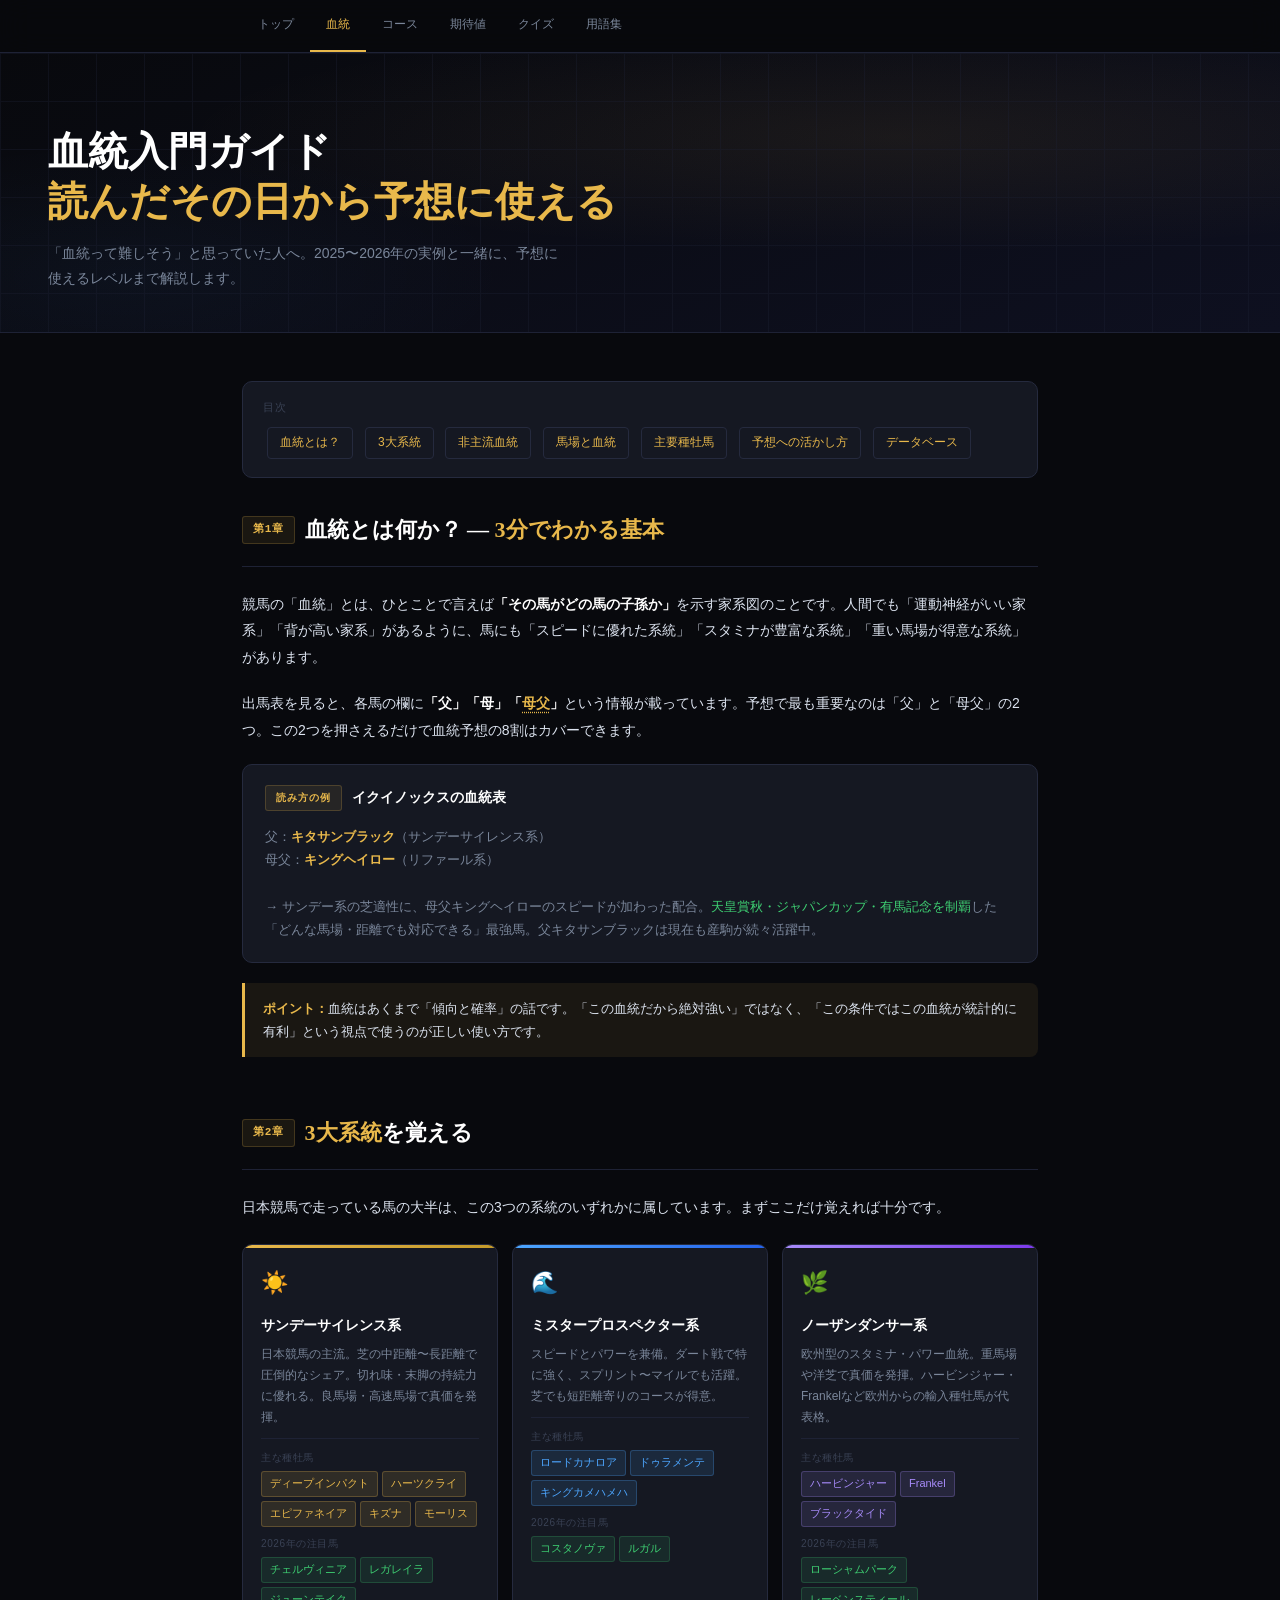
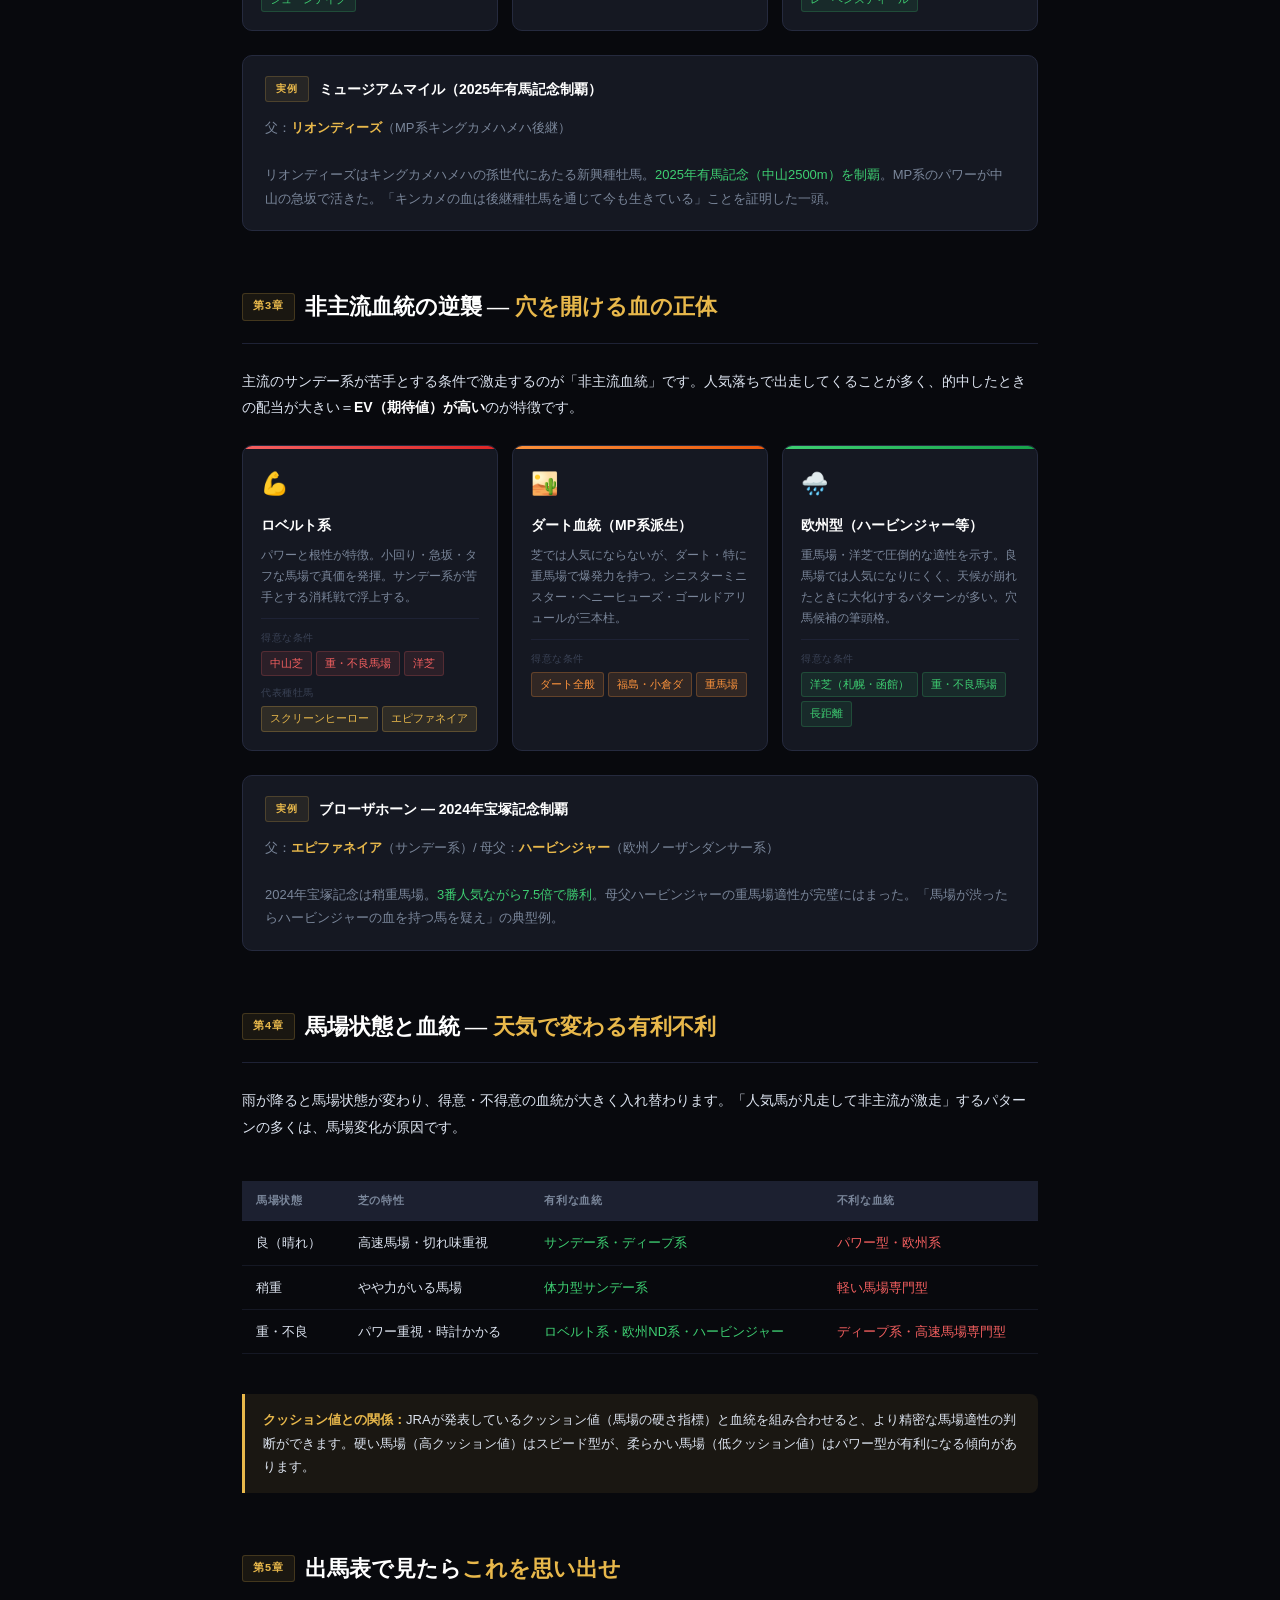
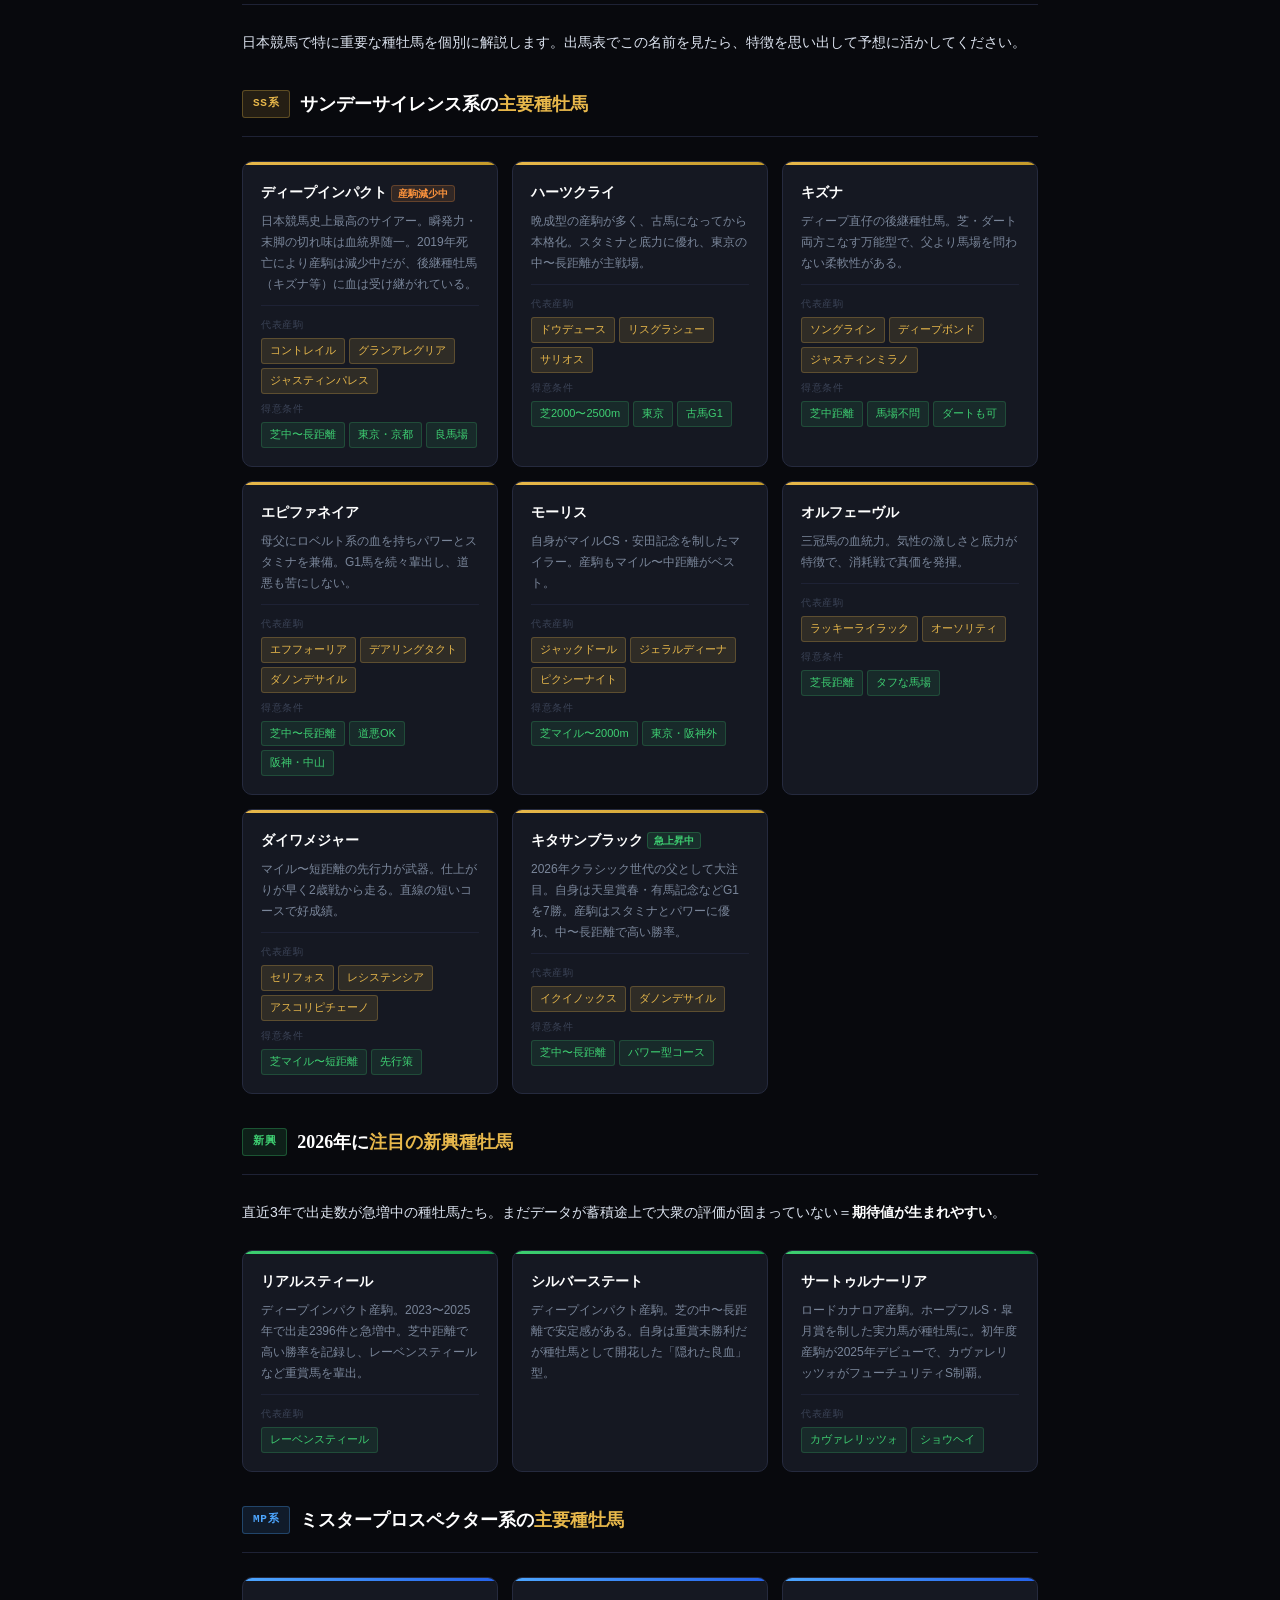
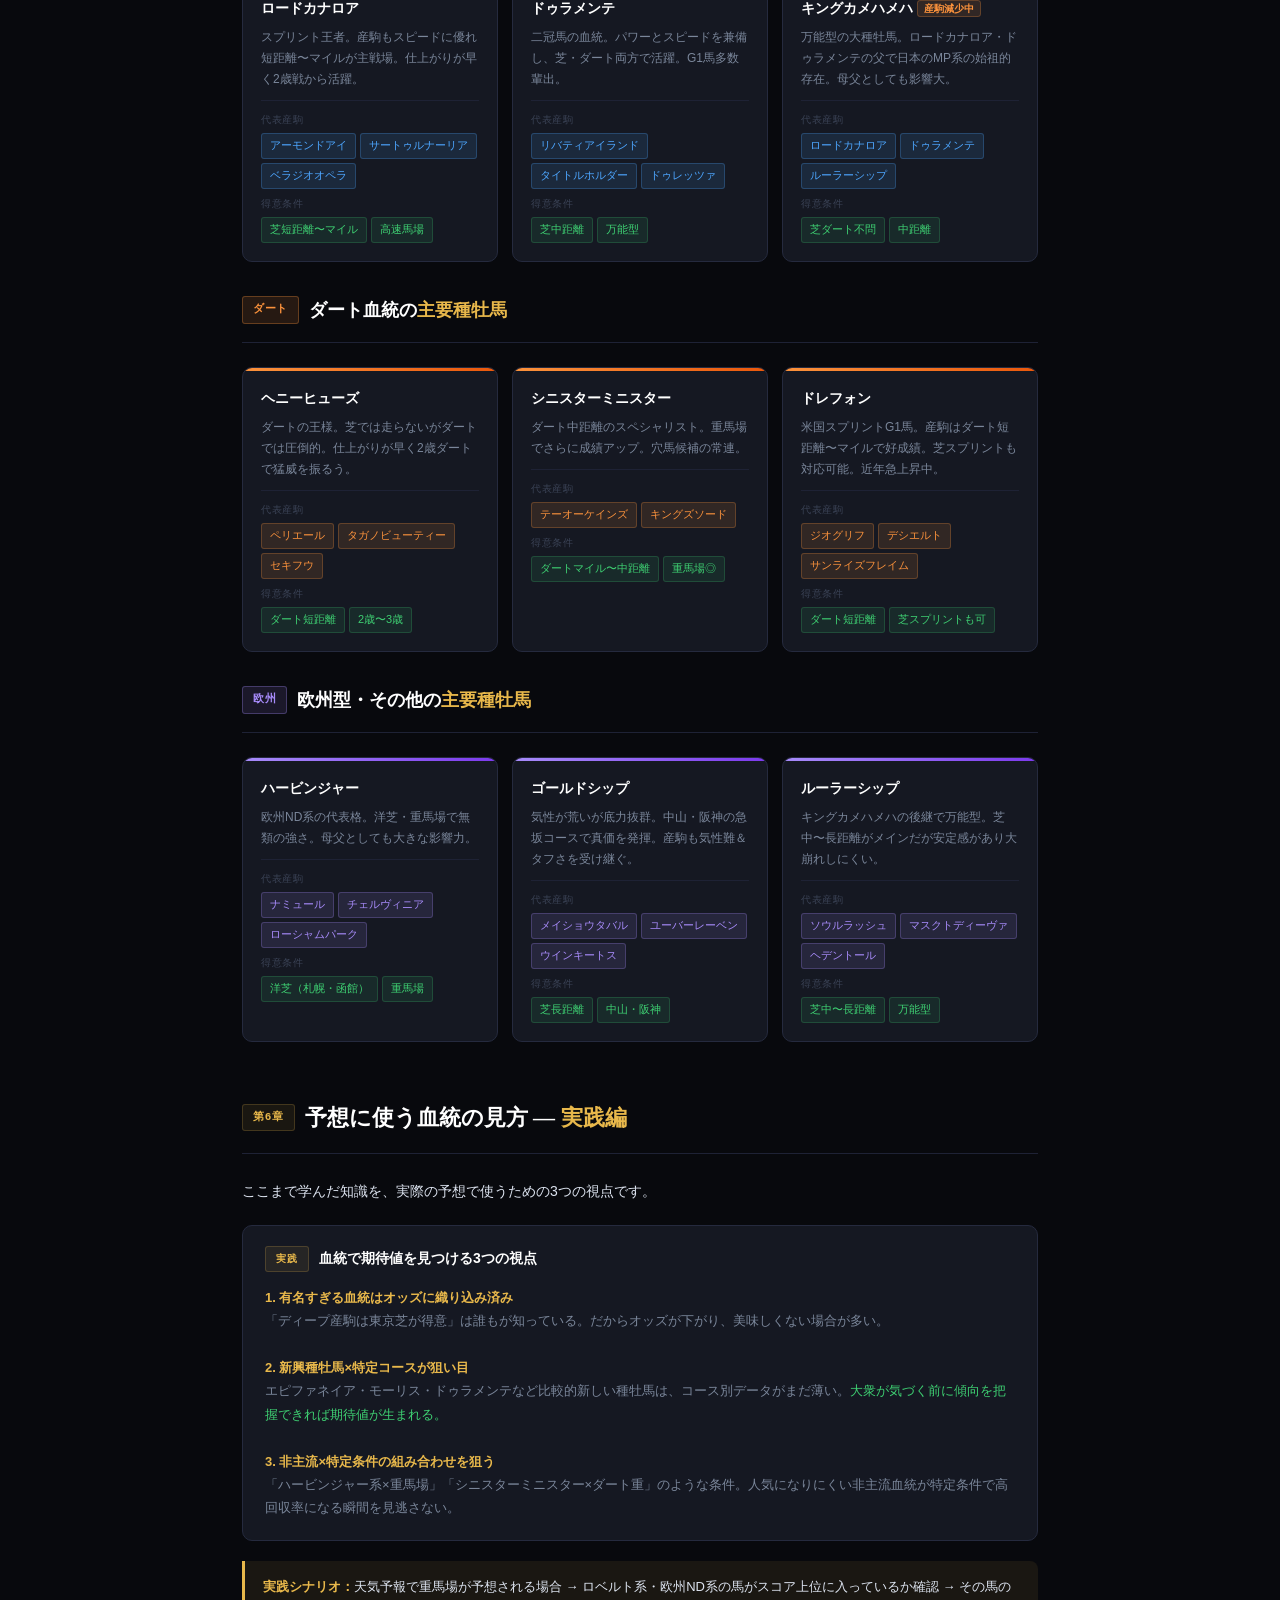
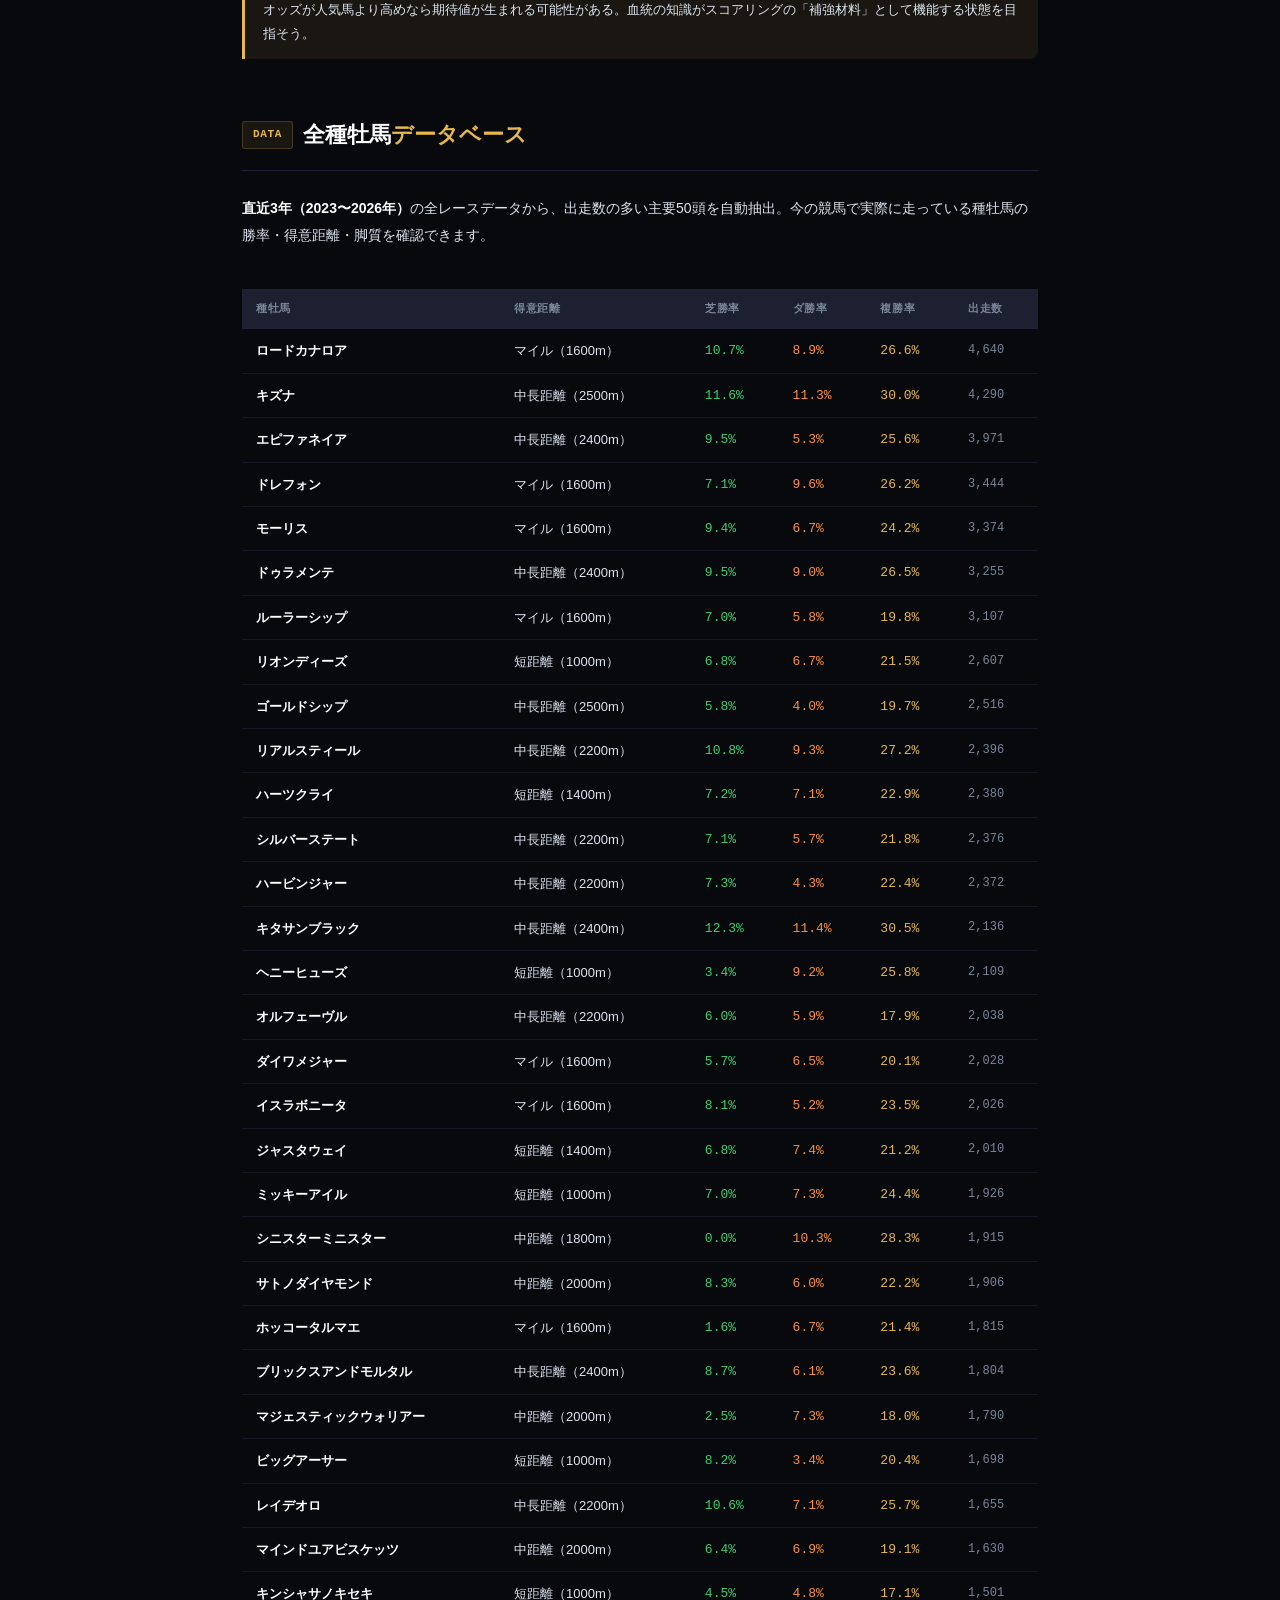
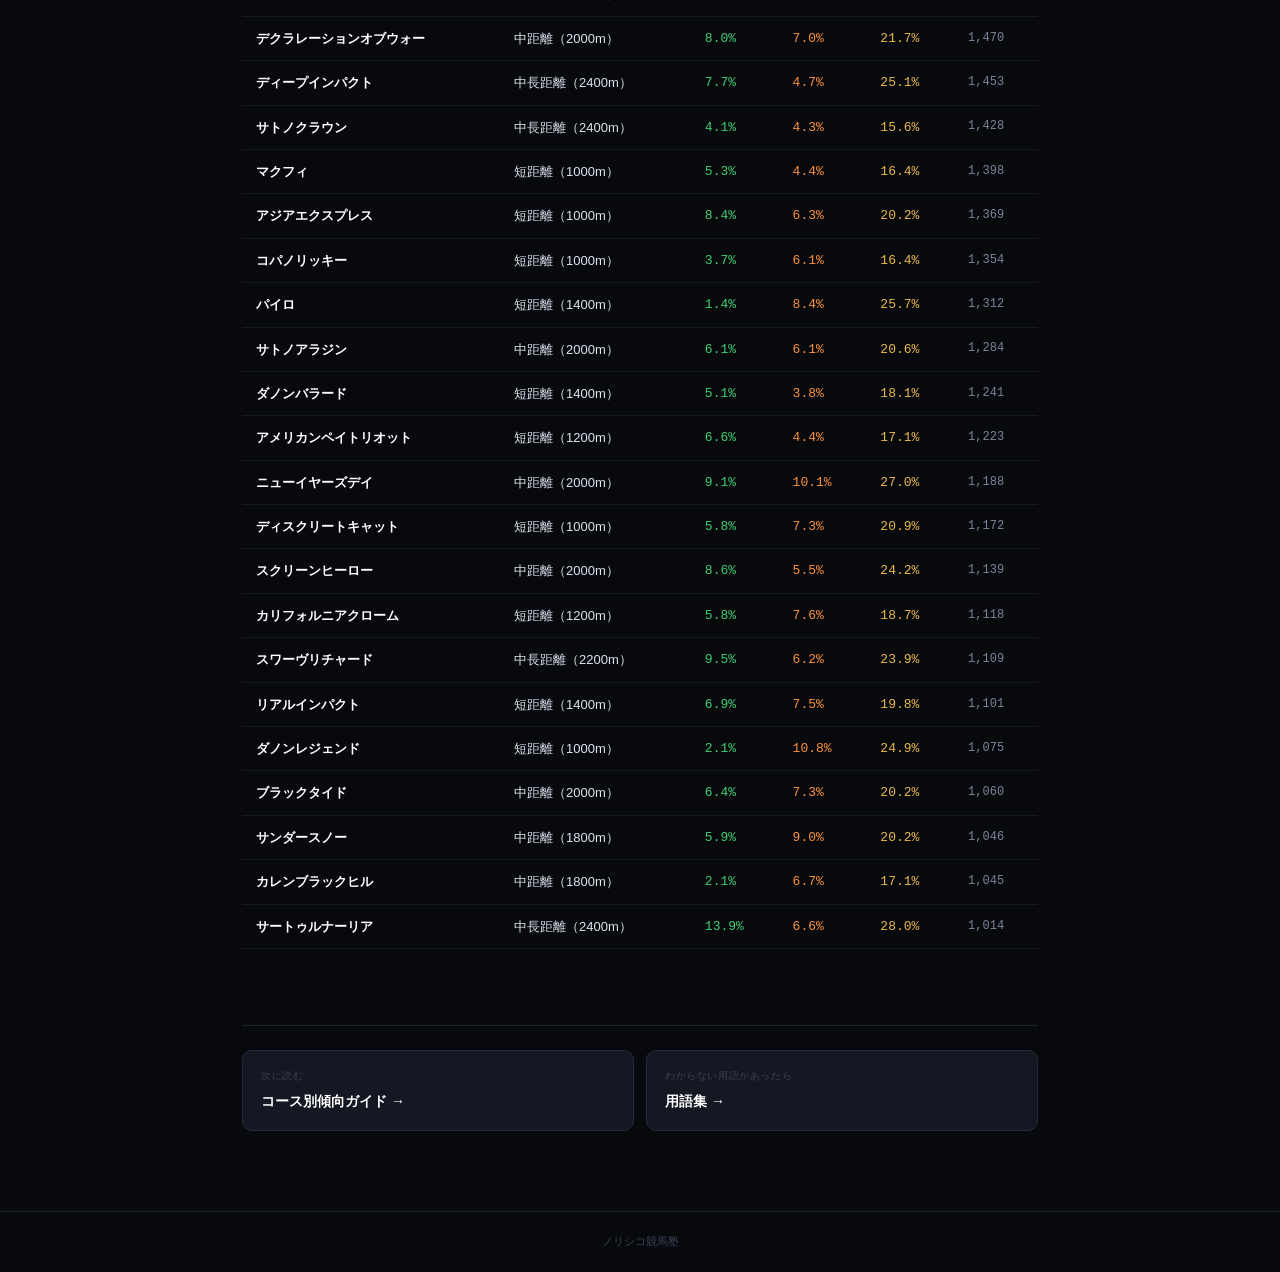
<file: pedigree.html>
<!DOCTYPE html>
<html lang="ja">
<head>
  <meta charset="UTF-8">
  <meta name="viewport" content="width=device-width, initial-scale=1.0">
  <title>血統入門ガイド - ノリシコ競馬塾</title>
  <link rel="icon" href="favicon.ico">
  <link rel="icon" type="image/png" sizes="32x32" href="images/favicon-32.png">
  <link rel="apple-touch-icon" href="images/apple-touch-icon.png">
  <link rel="manifest" href="manifest.json">
  <meta name="theme-color" content="#e8b84b">
  <link rel="stylesheet" href="css/style.css">
</head>
<body>
  <nav class="site-nav">
    <ul>
      <li><a href="index.html">トップ</a></li>
      <li><a href="pedigree.html" class="active">血統</a></li>
      <li><a href="course.html">コース</a></li>
      <li><a href="affinity.html">期待値</a></li>
      <li><a href="quiz.html">クイズ</a></li>
      <li><a href="glossary.html">用語集</a></li>
    </ul>
  </nav>

  <div class="hero">
    <div class="hero-bg"></div>
    <div class="hero-grid"></div>
    <h1>血統入門ガイド<br><em>読んだその日から予想に使える</em></h1>
    <div class="hero-sub">「血統って難しそう」と思っていた人へ。2025〜2026年の実例と一緒に、予想に使えるレベルまで解説します。</div>
  </div>

  <main>

    <!-- 目次 -->
    <div class="page-toc">
      <div class="page-toc-title">目次</div>
      <a href="#ch1">血統とは？</a>
      <a href="#ch2">3大系統</a>
      <a href="#ch3">非主流血統</a>
      <a href="#ch4">馬場と血統</a>
      <a href="#ch5">主要種牡馬</a>
      <a href="#ch6">予想への活かし方</a>
      <a href="#data">データベース</a>
    </div>

    <!-- ═══ 第1章：血統とは ═══ -->
    <div class="chapter" id="ch1">
      <div class="ch-label">
        <div class="ch-num">第1章</div>
        <div class="ch-title">血統とは何か？ — <em>3分でわかる基本</em></div>
      </div>

      <div class="body-text">競馬の「血統」とは、ひとことで言えば<strong>「その馬がどの馬の子孫か」</strong>を示す家系図のことです。人間でも「運動神経がいい家系」「背が高い家系」があるように、馬にも「スピードに優れた系統」「スタミナが豊富な系統」「重い馬場が得意な系統」があります。</div>

      <div class="body-text">出馬表を見ると、各馬の欄に<strong>「父」「母」「<a href="glossary.html" class="glossary-link">母父</a>」</strong>という情報が載っています。予想で最も重要なのは「父」と「母父」の2つ。この2つを押さえるだけで血統予想の8割はカバーできます。</div>

      <div class="example">
        <div class="example-head">
          <div class="ex-badge">読み方の例</div>
          <div class="ex-title">イクイノックスの血統表</div>
        </div>
        <div class="ex-body">
          父：<strong>キタサンブラック</strong>（サンデーサイレンス系）<br>
          母父：<strong>キングヘイロー</strong>（リファール系）<br><br>
          → サンデー系の芝適性に、母父キングヘイローのスピードが加わった配合。<em>天皇賞秋・ジャパンカップ・有馬記念を制覇</em>した「どんな馬場・距離でも対応できる」最強馬。父キタサンブラックは現在も産駒が続々活躍中。
        </div>
      </div>

      <div class="point-box"><strong>ポイント：</strong>血統はあくまで「傾向と確率」の話です。「この血統だから絶対強い」ではなく、「この条件ではこの血統が統計的に有利」という視点で使うのが正しい使い方です。</div>
    </div>

    <!-- ═══ 第2章：3大系統 ═══ -->
    <div class="chapter" id="ch2">
      <div class="ch-label">
        <div class="ch-num">第2章</div>
        <div class="ch-title"><em>3大系統</em>を覚える</div>
      </div>

      <div class="body-text">日本競馬で走っている馬の大半は、この3つの系統のいずれかに属しています。まずここだけ覚えれば十分です。</div>

      <div class="card-grid">
        <div class="card">
          <div class="card-accent" style="background:linear-gradient(90deg,#e8b84b,#c49a2a)"></div>
          <div class="card-icon">☀️</div>
          <div class="card-title">サンデーサイレンス系</div>
          <div class="card-text">日本競馬の主流。芝の中距離〜長距離で圧倒的なシェア。切れ味・末脚の持続力に優れる。良馬場・高速馬場で真価を発揮。</div>
          <div class="card-horses">
            <div class="card-horse-label">主な種牡馬</div>
            <div class="horse-tags">
              <span class="htag htag-gold">ディープインパクト</span>
              <span class="htag htag-gold">ハーツクライ</span>
              <span class="htag htag-gold">エピファネイア</span>
              <span class="htag htag-gold">キズナ</span>
              <span class="htag htag-gold">モーリス</span>
            </div>
            <div class="card-horse-label" style="margin-top:8px">2026年の注目馬</div>
            <div class="horse-tags">
              <span class="htag htag-green">チェルヴィニア</span>
              <span class="htag htag-green">レガレイラ</span>
              <span class="htag htag-green">ジューンテイク</span>
            </div>
          </div>
        </div>

        <div class="card">
          <div class="card-accent" style="background:linear-gradient(90deg,#4da6ff,#2563eb)"></div>
          <div class="card-icon">🌊</div>
          <div class="card-title">ミスタープロスペクター系</div>
          <div class="card-text">スピードとパワーを兼備。ダート戦で特に強く、スプリント〜マイルでも活躍。芝でも短距離寄りのコースが得意。</div>
          <div class="card-horses">
            <div class="card-horse-label">主な種牡馬</div>
            <div class="horse-tags">
              <span class="htag htag-blue">ロードカナロア</span>
              <span class="htag htag-blue">ドゥラメンテ</span>
              <span class="htag htag-blue">キングカメハメハ</span>
            </div>
            <div class="card-horse-label" style="margin-top:8px">2026年の注目馬</div>
            <div class="horse-tags">
              <span class="htag htag-green">コスタノヴァ</span>
              <span class="htag htag-green">ルガル</span>
            </div>
          </div>
        </div>

        <div class="card">
          <div class="card-accent" style="background:linear-gradient(90deg,#a78bfa,#7c3aed)"></div>
          <div class="card-icon">🌿</div>
          <div class="card-title">ノーザンダンサー系</div>
          <div class="card-text">欧州型のスタミナ・パワー血統。重馬場や洋芝で真価を発揮。ハービンジャー・Frankelなど欧州からの輸入種牡馬が代表格。</div>
          <div class="card-horses">
            <div class="card-horse-label">主な種牡馬</div>
            <div class="horse-tags">
              <span class="htag htag-purple">ハービンジャー</span>
              <span class="htag htag-purple">Frankel</span>
              <span class="htag htag-purple">ブラックタイド</span>
            </div>
            <div class="card-horse-label" style="margin-top:8px">2026年の注目馬</div>
            <div class="horse-tags">
              <span class="htag htag-green">ローシャムパーク</span>
              <span class="htag htag-green">レーベンスティール</span>
            </div>
          </div>
        </div>
      </div>

      <div class="example">
        <div class="example-head">
          <div class="ex-badge">実例</div>
          <div class="ex-title">ミュージアムマイル（2025年有馬記念制覇）</div>
        </div>
        <div class="ex-body">
          父：<strong>リオンディーズ</strong>（MP系キングカメハメハ後継）<br><br>
          リオンディーズはキングカメハメハの孫世代にあたる新興種牡馬。<em>2025年有馬記念（中山2500m）を制覇</em>。MP系のパワーが中山の急坂で活きた。「キンカメの血は後継種牡馬を通じて今も生きている」ことを証明した一頭。
        </div>
      </div>
    </div>

    <!-- ═══ 第3章：非主流血統 ═══ -->
    <div class="chapter" id="ch3">
      <div class="ch-label">
        <div class="ch-num">第3章</div>
        <div class="ch-title">非主流血統の逆襲 — <em>穴を開ける血の正体</em></div>
      </div>

      <div class="body-text">主流のサンデー系が苦手とする条件で激走するのが「非主流血統」です。人気落ちで出走してくることが多く、的中したときの配当が大きい＝<strong>EV（期待値）が高い</strong>のが特徴です。</div>

      <div class="card-grid">
        <div class="card">
          <div class="card-accent" style="background:linear-gradient(90deg,#f56060,#dc2626)"></div>
          <div class="card-icon">💪</div>
          <div class="card-title">ロベルト系</div>
          <div class="card-text">パワーと根性が特徴。小回り・急坂・タフな馬場で真価を発揮。サンデー系が苦手とする消耗戦で浮上する。</div>
          <div class="card-horses">
            <div class="card-horse-label">得意な条件</div>
            <div class="horse-tags">
              <span class="htag htag-red">中山芝</span>
              <span class="htag htag-red">重・不良馬場</span>
              <span class="htag htag-red">洋芝</span>
            </div>
            <div class="card-horse-label" style="margin-top:8px">代表種牡馬</div>
            <div class="horse-tags">
              <span class="htag htag-gold">スクリーンヒーロー</span>
              <span class="htag htag-gold">エピファネイア</span>
            </div>
          </div>
        </div>

        <div class="card">
          <div class="card-accent" style="background:linear-gradient(90deg,#fb923c,#ea580c)"></div>
          <div class="card-icon">🏜️</div>
          <div class="card-title">ダート血統（MP系派生）</div>
          <div class="card-text">芝では人気にならないが、ダート・特に重馬場で爆発力を持つ。シニスターミニスター・ヘニーヒューズ・ゴールドアリュールが三本柱。</div>
          <div class="card-horses">
            <div class="card-horse-label">得意な条件</div>
            <div class="horse-tags">
              <span class="htag htag-orange">ダート全般</span>
              <span class="htag htag-orange">福島・小倉ダ</span>
              <span class="htag htag-orange">重馬場</span>
            </div>
          </div>
        </div>

        <div class="card">
          <div class="card-accent" style="background:linear-gradient(90deg,#3ecf72,#16a34a)"></div>
          <div class="card-icon">🌧️</div>
          <div class="card-title">欧州型（ハービンジャー等）</div>
          <div class="card-text">重馬場・洋芝で圧倒的な適性を示す。良馬場では人気になりにくく、天候が崩れたときに大化けするパターンが多い。穴馬候補の筆頭格。</div>
          <div class="card-horses">
            <div class="card-horse-label">得意な条件</div>
            <div class="horse-tags">
              <span class="htag htag-green">洋芝（札幌・函館）</span>
              <span class="htag htag-green">重・不良馬場</span>
              <span class="htag htag-green">長距離</span>
            </div>
          </div>
        </div>
      </div>

      <div class="example">
        <div class="example-head">
          <div class="ex-badge">実例</div>
          <div class="ex-title">ブローザホーン — 2024年宝塚記念制覇</div>
        </div>
        <div class="ex-body">
          父：<strong>エピファネイア</strong>（サンデー系）/ 母父：<strong>ハービンジャー</strong>（欧州ノーザンダンサー系）<br><br>
          2024年宝塚記念は稍重馬場。<em>3番人気ながら7.5倍で勝利</em>。母父ハービンジャーの重馬場適性が完璧にはまった。「馬場が渋ったらハービンジャーの血を持つ馬を疑え」の典型例。
        </div>
      </div>
    </div>

    <!-- ═══ 第4章：馬場状態と血統 ═══ -->
    <div class="chapter" id="ch4">
      <div class="ch-label">
        <div class="ch-num">第4章</div>
        <div class="ch-title">馬場状態と血統 — <em>天気で変わる有利不利</em></div>
      </div>

      <div class="body-text">雨が降ると馬場状態が変わり、得意・不得意の血統が大きく入れ替わります。「人気馬が凡走して非主流が激走」するパターンの多くは、馬場変化が原因です。</div>

      <div class="table-wrapper">
        <table class="data-table">
          <thead>
            <tr><th>馬場状態</th><th>芝の特性</th><th>有利な血統</th><th>不利な血統</th></tr>
          </thead>
          <tbody>
            <tr><td>良（晴れ）</td><td>高速馬場・切れ味重視</td><td style="color:var(--green)">サンデー系・ディープ系</td><td style="color:var(--red)">パワー型・欧州系</td></tr>
            <tr><td>稍重</td><td>やや力がいる馬場</td><td style="color:var(--green)">体力型サンデー系</td><td style="color:var(--red)">軽い馬場専門型</td></tr>
            <tr><td>重・不良</td><td>パワー重視・時計かかる</td><td style="color:var(--green)">ロベルト系・欧州ND系・ハービンジャー</td><td style="color:var(--red)">ディープ系・高速馬場専門型</td></tr>
          </tbody>
        </table>
      </div>

      <div class="point-box"><strong>クッション値との関係：</strong>JRAが発表しているクッション値（馬場の硬さ指標）と血統を組み合わせると、より精密な馬場適性の判断ができます。硬い馬場（高クッション値）はスピード型が、柔らかい馬場（低クッション値）はパワー型が有利になる傾向があります。</div>
    </div>

    <!-- ═══ 第5章：主要種牡馬 個別解説 ═══ -->
    <div class="chapter" id="ch5">
      <div class="ch-label">
        <div class="ch-num">第5章</div>
        <div class="ch-title">出馬表で見たら<em>これを思い出せ</em></div>
      </div>

      <div class="body-text">日本競馬で特に重要な種牡馬を個別に解説します。出馬表でこの名前を見たら、特徴を思い出して予想に活かしてください。</div>

      <!-- サンデーサイレンス系 -->
      <div class="ch-label" style="margin-top:32px">
        <div class="ch-num" style="background:rgba(232,184,75,0.12);border-color:rgba(232,184,75,0.3)">SS系</div>
        <div class="ch-title" style="font-size:18px">サンデーサイレンス系の<em>主要種牡馬</em></div>
      </div>

      <div class="card-grid">
        <div class="card">
          <div class="card-accent" style="background:linear-gradient(90deg,#e8b84b,#c49a2a)"></div>
          <div class="card-title">ディープインパクト <span style="color:var(--orange);font-size:10px;background:rgba(251,146,60,0.12);padding:2px 6px;border-radius:3px;border:1px solid rgba(251,146,60,0.25);vertical-align:middle">産駒減少中</span></div>
          <div class="card-text">日本競馬史上最高のサイアー。瞬発力・末脚の切れ味は血統界随一。2019年死亡により産駒は減少中だが、後継種牡馬（キズナ等）に血は受け継がれている。</div>
          <div class="card-horses">
            <div class="card-horse-label">代表産駒</div>
            <div class="horse-tags">
              <span class="htag htag-gold">コントレイル</span>
              <span class="htag htag-gold">グランアレグリア</span>
              <span class="htag htag-gold">ジャスティンパレス</span>
            </div>
            <div class="card-horse-label" style="margin-top:6px">得意条件</div>
            <div class="horse-tags">
              <span class="htag htag-green">芝中〜長距離</span>
              <span class="htag htag-green">東京・京都</span>
              <span class="htag htag-green">良馬場</span>
            </div>
          </div>
        </div>

        <div class="card">
          <div class="card-accent" style="background:linear-gradient(90deg,#e8b84b,#c49a2a)"></div>
          <div class="card-title">ハーツクライ</div>
          <div class="card-text">晩成型の産駒が多く、古馬になってから本格化。スタミナと底力に優れ、東京の中〜長距離が主戦場。</div>
          <div class="card-horses">
            <div class="card-horse-label">代表産駒</div>
            <div class="horse-tags">
              <span class="htag htag-gold">ドウデュース</span>
              <span class="htag htag-gold">リスグラシュー</span>
              <span class="htag htag-gold">サリオス</span>
            </div>
            <div class="card-horse-label" style="margin-top:6px">得意条件</div>
            <div class="horse-tags">
              <span class="htag htag-green">芝2000〜2500m</span>
              <span class="htag htag-green">東京</span>
              <span class="htag htag-green">古馬G1</span>
            </div>
          </div>
        </div>

        <div class="card">
          <div class="card-accent" style="background:linear-gradient(90deg,#e8b84b,#c49a2a)"></div>
          <div class="card-title">キズナ</div>
          <div class="card-text">ディープ直仔の後継種牡馬。芝・ダート両方こなす万能型で、父より馬場を問わない柔軟性がある。</div>
          <div class="card-horses">
            <div class="card-horse-label">代表産駒</div>
            <div class="horse-tags">
              <span class="htag htag-gold">ソングライン</span>
              <span class="htag htag-gold">ディープボンド</span>
              <span class="htag htag-gold">ジャスティンミラノ</span>
            </div>
            <div class="card-horse-label" style="margin-top:6px">得意条件</div>
            <div class="horse-tags">
              <span class="htag htag-green">芝中距離</span>
              <span class="htag htag-green">馬場不問</span>
              <span class="htag htag-green">ダートも可</span>
            </div>
          </div>
        </div>

        <div class="card">
          <div class="card-accent" style="background:linear-gradient(90deg,#e8b84b,#c49a2a)"></div>
          <div class="card-title">エピファネイア</div>
          <div class="card-text">母父にロベルト系の血を持ちパワーとスタミナを兼備。G1馬を続々輩出し、道悪も苦にしない。</div>
          <div class="card-horses">
            <div class="card-horse-label">代表産駒</div>
            <div class="horse-tags">
              <span class="htag htag-gold">エフフォーリア</span>
              <span class="htag htag-gold">デアリングタクト</span>
              <span class="htag htag-gold">ダノンデサイル</span>
            </div>
            <div class="card-horse-label" style="margin-top:6px">得意条件</div>
            <div class="horse-tags">
              <span class="htag htag-green">芝中〜長距離</span>
              <span class="htag htag-green">道悪OK</span>
              <span class="htag htag-green">阪神・中山</span>
            </div>
          </div>
        </div>

        <div class="card">
          <div class="card-accent" style="background:linear-gradient(90deg,#e8b84b,#c49a2a)"></div>
          <div class="card-title">モーリス</div>
          <div class="card-text">自身がマイルCS・安田記念を制したマイラー。産駒もマイル〜中距離がベスト。</div>
          <div class="card-horses">
            <div class="card-horse-label">代表産駒</div>
            <div class="horse-tags">
              <span class="htag htag-gold">ジャックドール</span>
              <span class="htag htag-gold">ジェラルディーナ</span>
              <span class="htag htag-gold">ピクシーナイト</span>
            </div>
            <div class="card-horse-label" style="margin-top:6px">得意条件</div>
            <div class="horse-tags">
              <span class="htag htag-green">芝マイル〜2000m</span>
              <span class="htag htag-green">東京・阪神外</span>
            </div>
          </div>
        </div>

        <div class="card">
          <div class="card-accent" style="background:linear-gradient(90deg,#e8b84b,#c49a2a)"></div>
          <div class="card-title">オルフェーヴル</div>
          <div class="card-text">三冠馬の血統力。気性の激しさと底力が特徴で、消耗戦で真価を発揮。</div>
          <div class="card-horses">
            <div class="card-horse-label">代表産駒</div>
            <div class="horse-tags">
              <span class="htag htag-gold">ラッキーライラック</span>
              <span class="htag htag-gold">オーソリティ</span>
            </div>
            <div class="card-horse-label" style="margin-top:6px">得意条件</div>
            <div class="horse-tags">
              <span class="htag htag-green">芝長距離</span>
              <span class="htag htag-green">タフな馬場</span>
            </div>
          </div>
        </div>

        <div class="card">
          <div class="card-accent" style="background:linear-gradient(90deg,#e8b84b,#c49a2a)"></div>
          <div class="card-title">ダイワメジャー</div>
          <div class="card-text">マイル〜短距離の先行力が武器。仕上がりが早く2歳戦から走る。直線の短いコースで好成績。</div>
          <div class="card-horses">
            <div class="card-horse-label">代表産駒</div>
            <div class="horse-tags">
              <span class="htag htag-gold">セリフォス</span>
              <span class="htag htag-gold">レシステンシア</span>
              <span class="htag htag-gold">アスコリピチェーノ</span>
            </div>
            <div class="card-horse-label" style="margin-top:6px">得意条件</div>
            <div class="horse-tags">
              <span class="htag htag-green">芝マイル〜短距離</span>
              <span class="htag htag-green">先行策</span>
            </div>
          </div>
        </div>

        <div class="card">
          <div class="card-accent" style="background:linear-gradient(90deg,#e8b84b,#c49a2a)"></div>
          <div class="card-title">キタサンブラック <span style="color:var(--green);font-size:10px;background:rgba(62,207,114,0.12);padding:2px 6px;border-radius:3px;border:1px solid rgba(62,207,114,0.25);vertical-align:middle">急上昇中</span></div>
          <div class="card-text">2026年クラシック世代の父として大注目。自身は天皇賞春・有馬記念などG1を7勝。産駒はスタミナとパワーに優れ、中〜長距離で高い勝率。</div>
          <div class="card-horses">
            <div class="card-horse-label">代表産駒</div>
            <div class="horse-tags">
              <span class="htag htag-gold">イクイノックス</span>
              <span class="htag htag-gold">ダノンデサイル</span>
            </div>
            <div class="card-horse-label" style="margin-top:6px">得意条件</div>
            <div class="horse-tags">
              <span class="htag htag-green">芝中〜長距離</span>
              <span class="htag htag-green">パワー型コース</span>
            </div>
          </div>
        </div>
      </div>

      <!-- 新興種牡馬 -->
      <div class="ch-label" style="margin-top:32px">
        <div class="ch-num" style="background:rgba(62,207,114,0.12);border-color:rgba(62,207,114,0.3);color:var(--green)">新興</div>
        <div class="ch-title" style="font-size:18px">2026年に<em>注目の新興種牡馬</em></div>
      </div>
      <div class="body-text">直近3年で出走数が急増中の種牡馬たち。まだデータが蓄積途上で大衆の評価が固まっていない＝<strong>期待値が生まれやすい</strong>。</div>

      <div class="card-grid">
        <div class="card">
          <div class="card-accent" style="background:linear-gradient(90deg,#3ecf72,#16a34a)"></div>
          <div class="card-title">リアルスティール</div>
          <div class="card-text">ディープインパクト産駒。2023〜2025年で出走2396件と急増中。芝中距離で高い勝率を記録し、レーベンスティールなど重賞馬を輩出。</div>
          <div class="card-horses">
            <div class="card-horse-label">代表産駒</div>
            <div class="horse-tags">
              <span class="htag htag-green">レーベンスティール</span>
            </div>
          </div>
        </div>

        <div class="card">
          <div class="card-accent" style="background:linear-gradient(90deg,#3ecf72,#16a34a)"></div>
          <div class="card-title">シルバーステート</div>
          <div class="card-text">ディープインパクト産駒。芝の中〜長距離で安定感がある。自身は重賞未勝利だが種牡馬として開花した「隠れた良血」型。</div>
        </div>

        <div class="card">
          <div class="card-accent" style="background:linear-gradient(90deg,#3ecf72,#16a34a)"></div>
          <div class="card-title">サートゥルナーリア</div>
          <div class="card-text">ロードカナロア産駒。ホープフルS・皐月賞を制した実力馬が種牡馬に。初年度産駒が2025年デビューで、カヴァレリッツォがフューチュリティS制覇。</div>
          <div class="card-horses">
            <div class="card-horse-label">代表産駒</div>
            <div class="horse-tags">
              <span class="htag htag-green">カヴァレリッツォ</span>
              <span class="htag htag-green">ショウヘイ</span>
            </div>
          </div>
        </div>
      </div>

      <!-- ミスタープロスペクター系 -->
      <div class="ch-label" style="margin-top:32px">
        <div class="ch-num" style="background:rgba(77,166,255,0.12);border-color:rgba(77,166,255,0.3);color:var(--blue)">MP系</div>
        <div class="ch-title" style="font-size:18px">ミスタープロスペクター系の<em>主要種牡馬</em></div>
      </div>

      <div class="card-grid">
        <div class="card">
          <div class="card-accent" style="background:linear-gradient(90deg,#4da6ff,#2563eb)"></div>
          <div class="card-title">ロードカナロア</div>
          <div class="card-text">スプリント王者。産駒もスピードに優れ短距離〜マイルが主戦場。仕上がりが早く2歳戦から活躍。</div>
          <div class="card-horses">
            <div class="card-horse-label">代表産駒</div>
            <div class="horse-tags">
              <span class="htag htag-blue">アーモンドアイ</span>
              <span class="htag htag-blue">サートゥルナーリア</span>
              <span class="htag htag-blue">ベラジオオペラ</span>
            </div>
            <div class="card-horse-label" style="margin-top:6px">得意条件</div>
            <div class="horse-tags">
              <span class="htag htag-green">芝短距離〜マイル</span>
              <span class="htag htag-green">高速馬場</span>
            </div>
          </div>
        </div>

        <div class="card">
          <div class="card-accent" style="background:linear-gradient(90deg,#4da6ff,#2563eb)"></div>
          <div class="card-title">ドゥラメンテ</div>
          <div class="card-text">二冠馬の血統。パワーとスピードを兼備し、芝・ダート両方で活躍。G1馬多数輩出。</div>
          <div class="card-horses">
            <div class="card-horse-label">代表産駒</div>
            <div class="horse-tags">
              <span class="htag htag-blue">リバティアイランド</span>
              <span class="htag htag-blue">タイトルホルダー</span>
              <span class="htag htag-blue">ドゥレッツァ</span>
            </div>
            <div class="card-horse-label" style="margin-top:6px">得意条件</div>
            <div class="horse-tags">
              <span class="htag htag-green">芝中距離</span>
              <span class="htag htag-green">万能型</span>
            </div>
          </div>
        </div>

        <div class="card">
          <div class="card-accent" style="background:linear-gradient(90deg,#4da6ff,#2563eb)"></div>
          <div class="card-title">キングカメハメハ <span style="color:var(--orange);font-size:10px;background:rgba(251,146,60,0.12);padding:2px 6px;border-radius:3px;border:1px solid rgba(251,146,60,0.25);vertical-align:middle">産駒減少中</span></div>
          <div class="card-text">万能型の大種牡馬。ロードカナロア・ドゥラメンテの父で日本のMP系の始祖的存在。母父としても影響大。</div>
          <div class="card-horses">
            <div class="card-horse-label">代表産駒</div>
            <div class="horse-tags">
              <span class="htag htag-blue">ロードカナロア</span>
              <span class="htag htag-blue">ドゥラメンテ</span>
              <span class="htag htag-blue">ルーラーシップ</span>
            </div>
            <div class="card-horse-label" style="margin-top:6px">得意条件</div>
            <div class="horse-tags">
              <span class="htag htag-green">芝ダート不問</span>
              <span class="htag htag-green">中距離</span>
            </div>
          </div>
        </div>
      </div>

      <!-- ダート系 -->
      <div class="ch-label" style="margin-top:32px">
        <div class="ch-num" style="background:rgba(251,146,60,0.12);border-color:rgba(251,146,60,0.3);color:var(--orange)">ダート</div>
        <div class="ch-title" style="font-size:18px">ダート血統の<em>主要種牡馬</em></div>
      </div>

      <div class="card-grid">
        <div class="card">
          <div class="card-accent" style="background:linear-gradient(90deg,#fb923c,#ea580c)"></div>
          <div class="card-title">ヘニーヒューズ</div>
          <div class="card-text">ダートの王様。芝では走らないがダートでは圧倒的。仕上がりが早く2歳ダートで猛威を振るう。</div>
          <div class="card-horses">
            <div class="card-horse-label">代表産駒</div>
            <div class="horse-tags">
              <span class="htag htag-orange">ペリエール</span>
              <span class="htag htag-orange">タガノビューティー</span>
              <span class="htag htag-orange">セキフウ</span>
            </div>
            <div class="card-horse-label" style="margin-top:6px">得意条件</div>
            <div class="horse-tags">
              <span class="htag htag-green">ダート短距離</span>
              <span class="htag htag-green">2歳〜3歳</span>
            </div>
          </div>
        </div>

        <div class="card">
          <div class="card-accent" style="background:linear-gradient(90deg,#fb923c,#ea580c)"></div>
          <div class="card-title">シニスターミニスター</div>
          <div class="card-text">ダート中距離のスペシャリスト。重馬場でさらに成績アップ。穴馬候補の常連。</div>
          <div class="card-horses">
            <div class="card-horse-label">代表産駒</div>
            <div class="horse-tags">
              <span class="htag htag-orange">テーオーケインズ</span>
              <span class="htag htag-orange">キングズソード</span>
            </div>
            <div class="card-horse-label" style="margin-top:6px">得意条件</div>
            <div class="horse-tags">
              <span class="htag htag-green">ダートマイル〜中距離</span>
              <span class="htag htag-green">重馬場◎</span>
            </div>
          </div>
        </div>

        <div class="card">
          <div class="card-accent" style="background:linear-gradient(90deg,#fb923c,#ea580c)"></div>
          <div class="card-title">ドレフォン</div>
          <div class="card-text">米国スプリントG1馬。産駒はダート短距離〜マイルで好成績。芝スプリントも対応可能。近年急上昇中。</div>
          <div class="card-horses">
            <div class="card-horse-label">代表産駒</div>
            <div class="horse-tags">
              <span class="htag htag-orange">ジオグリフ</span>
              <span class="htag htag-orange">デシエルト</span>
              <span class="htag htag-orange">サンライズフレイム</span>
            </div>
            <div class="card-horse-label" style="margin-top:6px">得意条件</div>
            <div class="horse-tags">
              <span class="htag htag-green">ダート短距離</span>
              <span class="htag htag-green">芝スプリントも可</span>
            </div>
          </div>
        </div>
      </div>

      <!-- 欧州型 -->
      <div class="ch-label" style="margin-top:32px">
        <div class="ch-num" style="background:rgba(167,139,250,0.12);border-color:rgba(167,139,250,0.3);color:var(--purple)">欧州</div>
        <div class="ch-title" style="font-size:18px">欧州型・その他の<em>主要種牡馬</em></div>
      </div>

      <div class="card-grid">
        <div class="card">
          <div class="card-accent" style="background:linear-gradient(90deg,#a78bfa,#7c3aed)"></div>
          <div class="card-title">ハービンジャー</div>
          <div class="card-text">欧州ND系の代表格。洋芝・重馬場で無類の強さ。母父としても大きな影響力。</div>
          <div class="card-horses">
            <div class="card-horse-label">代表産駒</div>
            <div class="horse-tags">
              <span class="htag htag-purple">ナミュール</span>
              <span class="htag htag-purple">チェルヴィニア</span>
              <span class="htag htag-purple">ローシャムパーク</span>
            </div>
            <div class="card-horse-label" style="margin-top:6px">得意条件</div>
            <div class="horse-tags">
              <span class="htag htag-green">洋芝（札幌・函館）</span>
              <span class="htag htag-green">重馬場</span>
            </div>
          </div>
        </div>

        <div class="card">
          <div class="card-accent" style="background:linear-gradient(90deg,#a78bfa,#7c3aed)"></div>
          <div class="card-title">ゴールドシップ</div>
          <div class="card-text">気性が荒いが底力抜群。中山・阪神の急坂コースで真価を発揮。産駒も気性難＆タフさを受け継ぐ。</div>
          <div class="card-horses">
            <div class="card-horse-label">代表産駒</div>
            <div class="horse-tags">
              <span class="htag htag-purple">メイショウタバル</span>
              <span class="htag htag-purple">ユーバーレーベン</span>
              <span class="htag htag-purple">ウインキートス</span>
            </div>
            <div class="card-horse-label" style="margin-top:6px">得意条件</div>
            <div class="horse-tags">
              <span class="htag htag-green">芝長距離</span>
              <span class="htag htag-green">中山・阪神</span>
            </div>
          </div>
        </div>

        <div class="card">
          <div class="card-accent" style="background:linear-gradient(90deg,#a78bfa,#7c3aed)"></div>
          <div class="card-title">ルーラーシップ</div>
          <div class="card-text">キングカメハメハの後継で万能型。芝中〜長距離がメインだが安定感があり大崩れしにくい。</div>
          <div class="card-horses">
            <div class="card-horse-label">代表産駒</div>
            <div class="horse-tags">
              <span class="htag htag-purple">ソウルラッシュ</span>
              <span class="htag htag-purple">マスクトディーヴァ</span>
              <span class="htag htag-purple">ヘデントール</span>
            </div>
            <div class="card-horse-label" style="margin-top:6px">得意条件</div>
            <div class="horse-tags">
              <span class="htag htag-green">芝中〜長距離</span>
              <span class="htag htag-green">万能型</span>
            </div>
          </div>
        </div>
      </div>
    </div>

    <!-- ═══ 第6章：EV思考 ═══ -->
    <div class="chapter" id="ch6">
      <div class="ch-label">
        <div class="ch-num">第6章</div>
        <div class="ch-title">予想に使う血統の見方 — <em>実践編</em></div>
      </div>

      <div class="body-text">ここまで学んだ知識を、実際の予想で使うための3つの視点です。</div>

      <div class="example">
        <div class="example-head">
          <div class="ex-badge">実践</div>
          <div class="ex-title">血統で期待値を見つける3つの視点</div>
        </div>
        <div class="ex-body">
          <strong>1. 有名すぎる血統はオッズに織り込み済み</strong><br>
          「ディープ産駒は東京芝が得意」は誰もが知っている。だからオッズが下がり、美味しくない場合が多い。<br><br>

          <strong>2. 新興種牡馬×特定コースが狙い目</strong><br>
          エピファネイア・モーリス・ドゥラメンテなど比較的新しい種牡馬は、コース別データがまだ薄い。<em>大衆が気づく前に傾向を把握できれば期待値が生まれる。</em><br><br>

          <strong>3. 非主流×特定条件の組み合わせを狙う</strong><br>
          「ハービンジャー系×重馬場」「シニスターミニスター×ダート重」のような条件。人気になりにくい非主流血統が特定条件で高回収率になる瞬間を見逃さない。
        </div>
      </div>

      <div class="point-box"><strong>実践シナリオ：</strong>天気予報で重馬場が予想される場合 → ロベルト系・欧州ND系の馬がスコア上位に入っているか確認 → その馬のオッズが人気馬より高めなら期待値が生まれる可能性がある。血統の知識がスコアリングの「補強材料」として機能する状態を目指そう。</div>
    </div>

    <!-- ═══ DBデータ ═══ -->
    <div class="chapter" id="data">
      <div class="ch-label">
        <div class="ch-num">DATA</div>
        <div class="ch-title">全種牡馬<em>データベース</em></div>
      </div>
      <div class="body-text"><strong>直近3年（2023〜2026年）</strong>の全レースデータから、出走数の多い主要50頭を自動抽出。今の競馬で実際に走っている種牡馬の勝率・得意距離・脚質を確認できます。</div>

      <div class="table-wrapper">
        <table class="data-table" id="pedigree-table">
          <thead>
            <tr>
              <th>種牡馬</th>
              <th>得意距離</th>
              <th>芝勝率</th>
              <th>ダ勝率</th>
              <th>複勝率</th>
              <th>出走数</th>
            </tr>
          </thead>
          <tbody id="pedigree-list">
          </tbody>
        </table>
      </div>
    </div>

    <div class="next-page">
      <a href="course.html">
        <div class="np-label">次に読む</div>
        <div class="np-title">コース別傾向ガイド →</div>
      </a>
      <a href="glossary.html">
        <div class="np-label">わからない用語があったら</div>
        <div class="np-title">用語集 →</div>
      </a>
    </div>
  </main>

  <footer class="site-footer">
    <p>ノリシコ競馬塾</p>
  </footer>

  <script src="js/app.js"></script>
</body>
</html>
</file>
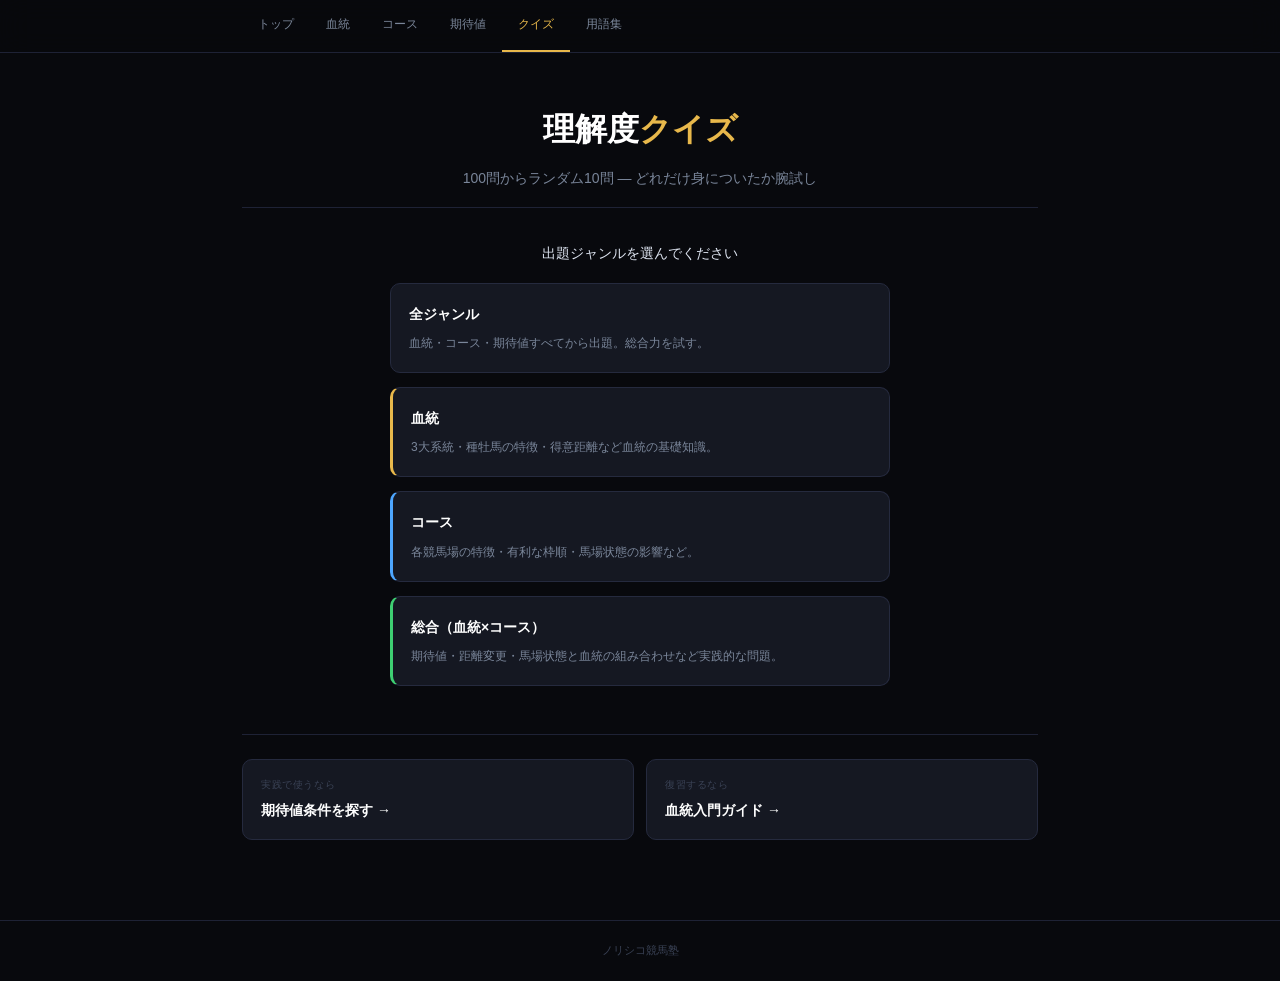
<file: quiz.html>
<!DOCTYPE html>
<html lang="ja">
<head>
  <meta charset="UTF-8">
  <meta name="viewport" content="width=device-width, initial-scale=1.0">
  <title>理解度クイズ - ノリシコ競馬塾</title>
  <link rel="icon" href="favicon.ico">
  <link rel="icon" type="image/png" sizes="32x32" href="images/favicon-32.png">
  <link rel="apple-touch-icon" href="images/apple-touch-icon.png">
  <link rel="manifest" href="manifest.json">
  <meta name="theme-color" content="#e8b84b">
  <link rel="stylesheet" href="css/style.css">
</head>
<body>
  <nav class="site-nav">
    <ul>
      <li><a href="index.html">トップ</a></li>
      <li><a href="pedigree.html">血統</a></li>
      <li><a href="course.html">コース</a></li>
      <li><a href="affinity.html">期待値</a></li>
      <li><a href="quiz.html" class="active">クイズ</a></li>
      <li><a href="glossary.html">用語集</a></li>
    </ul>
  </nav>

  <main>
    <div class="page-header">
      <h1>理解度<em>クイズ</em></h1>
      <p>100問からランダム10問 — どれだけ身についたか腕試し</p>
    </div>

    <div class="quiz-container">
      <div id="quiz-genre-select" class="quiz-genre">
        <div class="body-text" style="text-align:center;margin-bottom:16px">出題ジャンルを選んでください</div>
        <div class="card-grid" style="max-width:500px;margin:0 auto">
          <div class="card" style="cursor:pointer" onclick="startQuiz('全ジャンル')">
            <div class="card-title">全ジャンル</div>
            <div class="card-text">血統・コース・期待値すべてから出題。総合力を試す。</div>
          </div>
          <div class="card" style="cursor:pointer;border-left:3px solid var(--gold)" onclick="startQuiz('血統')">
            <div class="card-title">血統</div>
            <div class="card-text">3大系統・種牡馬の特徴・得意距離など血統の基礎知識。</div>
          </div>
          <div class="card" style="cursor:pointer;border-left:3px solid var(--blue)" onclick="startQuiz('コース')">
            <div class="card-title">コース</div>
            <div class="card-text">各競馬場の特徴・有利な枠順・馬場状態の影響など。</div>
          </div>
          <div class="card" style="cursor:pointer;border-left:3px solid var(--green)" onclick="startQuiz('総合')">
            <div class="card-title">総合（血統×コース）</div>
            <div class="card-text">期待値・距離変更・馬場状態と血統の組み合わせなど実践的な問題。</div>
          </div>
        </div>
      </div>

      <div id="quiz-area" style="display:none">
        <div class="quiz-progress">
          <span id="quiz-progress-text">1 / 10</span>
          <div class="progress-bar">
            <div class="progress-fill" id="quiz-progress-fill" style="width: 0%"></div>
          </div>
        </div>

        <div id="quiz-feedback" class="quiz-feedback"></div>

        <div class="quiz-question">
          <div id="quiz-badges"></div>
          <h3 id="quiz-question-text"></h3>
          <ul class="quiz-choices" id="quiz-choices"></ul>
          <div class="quiz-explanation" id="quiz-explanation"></div>
          <div class="quiz-next" id="quiz-next">
            <button class="btn" onclick="nextQuestion()">次の問題へ</button>
          </div>
        </div>
      </div>

      <div id="quiz-result" class="quiz-result" style="display: none;">
        <h2>クイズ結果</h2>
        <div class="score" id="result-score"></div>
        <div class="score-detail" id="result-pct"></div>
        <div class="result-message" id="result-message"></div>
        <div id="result-links" style="margin:16px 0"></div>
        <div class="result-mistakes" id="result-mistakes"></div>
        <div class="quiz-result-buttons">
          <button class="btn" onclick="resetQuiz()">もう一度挑戦</button>
          <button class="btn" style="background:var(--bg4);color:var(--text)" onclick="backToGenre()">ジャンル選択に戻る</button>
        </div>
      </div>
    </div>
    <div class="next-page">
      <a href="affinity.html">
        <div class="np-label">実践で使うなら</div>
        <div class="np-title">期待値条件を探す →</div>
      </a>
      <a href="pedigree.html">
        <div class="np-label">復習するなら</div>
        <div class="np-title">血統入門ガイド →</div>
      </a>
    </div>
  </main>

  <footer class="site-footer">
    <p>ノリシコ競馬塾</p>
  </footer>

  <script src="js/app.js"></script>
</body>
</html>
</file>
<file: css/style.css>
/* ============================================
   keiba-study-site 共通スタイル
   blood_guide.htmlベースのダークテーマ
   外部CDN不使用（システムフォントのみ）
   ============================================ */

:root {
  --bg: #08090d;
  --bg2: #0f1118;
  --bg3: #151822;
  --bg4: #1c2030;
  --border: #1e2235;
  --border2: #252a3e;
  --text: #dde4f0;
  --text2: #7a869a;
  --text3: #3a4255;
  --gold: #e8b84b;
  --gold2: #c49a2a;
  --gold-dim: rgba(232,184,75,0.08);
  --green: #3ecf72;
  --blue: #4da6ff;
  --red: #f56060;
  --purple: #a78bfa;
  --orange: #fb923c;
  --serif: "Hiragino Mincho ProN", "Yu Mincho", "YuMincho", serif;
  --sans: "Hiragino Kaku Gothic ProN", "Hiragino Sans", "Meiryo", "Noto Sans JP", sans-serif;
  --mono: "JetBrains Mono", "Fira Code", "Consolas", monospace;
}

*, *::before, *::after { box-sizing: border-box; margin: 0; padding: 0; }
html { scroll-behavior: smooth; scroll-padding-top: 52px; }
body {
  background: var(--bg);
  color: var(--text);
  font-family: var(--sans);
  font-size: 14px;
  line-height: 1.8;
  min-height: 100vh;
  display: flex;
  flex-direction: column;
}

/* ─── NAV ─── */
.site-nav {
  position: sticky; top: 0; z-index: 50;
  background: rgba(8,9,13,0.92);
  backdrop-filter: blur(16px);
  border-bottom: 1px solid var(--border);
  overflow-x: auto; white-space: nowrap;
}
.site-nav ul {
  list-style: none;
  display: flex;
  max-width: 860px;
  margin: 0 auto;
  padding: 0 32px;
  gap: 0;
}
.site-nav li { flex-shrink: 0; }
.site-nav a {
  color: var(--text2);
  text-decoration: none;
  font-size: 12px;
  font-weight: 500;
  padding: 14px 16px;
  border-bottom: 2px solid transparent;
  transition: color .2s, border-color .2s;
  display: inline-block;
}
.site-nav a:hover,
.site-nav a.active {
  color: var(--gold);
  border-bottom-color: var(--gold);
}

/* ─── HERO ─── */
.hero {
  position: relative;
  min-height: 280px;
  display: flex;
  flex-direction: column;
  justify-content: flex-end;
  padding: 48px 48px 40px;
  overflow: hidden;
  border-bottom: 1px solid var(--border);
}
.hero-bg {
  position: absolute; inset: 0;
  background:
    radial-gradient(ellipse 80% 60% at 70% 30%, rgba(232,184,75,0.07) 0%, transparent 70%),
    radial-gradient(ellipse 50% 80% at 10% 80%, rgba(77,166,255,0.04) 0%, transparent 60%),
    linear-gradient(160deg, #08090d 0%, #0e1020 100%);
}
.hero-grid {
  position: absolute; inset: 0;
  background-image: linear-gradient(var(--border) 1px, transparent 1px),
                    linear-gradient(90deg, var(--border) 1px, transparent 1px);
  background-size: 48px 48px;
  opacity: .35;
}
.hero-badge {
  display: inline-block;
  border: 1px solid var(--gold2);
  color: var(--gold);
  font-size: 10px; font-weight: 700;
  letter-spacing: .18em;
  padding: 4px 14px;
  border-radius: 2px;
  margin-bottom: 20px;
  position: relative;
  background: rgba(232,184,75,0.06);
}
.hero h1 {
  font-family: var(--serif);
  font-size: clamp(24px, 5vw, 40px);
  font-weight: 700;
  line-height: 1.25;
  color: #fff;
  position: relative;
}
.hero h1 em { color: var(--gold); font-style: normal; }
.hero-sub {
  position: relative;
  color: var(--text2);
  font-size: 14px;
  margin-top: 14px;
  max-width: 520px;
}

/* ─── MAIN ─── */
main {
  max-width: 860px;
  margin: 0 auto;
  padding: 48px 32px 80px;
  flex: 1;
  width: 100%;
}

/* ─── CHAPTER / SECTION ─── */
.chapter { margin-bottom: 56px; }
.ch-label {
  display: flex;
  align-items: center;
  gap: 10px;
  margin-bottom: 24px;
  padding-bottom: 16px;
  border-bottom: 1px solid var(--border);
}
.ch-num {
  font-family: var(--mono);
  font-size: 11px; font-weight: 600;
  color: var(--gold);
  background: var(--gold-dim);
  border: 1px solid rgba(232,184,75,0.2);
  padding: 3px 10px;
  border-radius: 3px;
  letter-spacing: .06em;
  flex-shrink: 0;
}
.ch-title {
  font-family: var(--serif);
  font-size: 22px; font-weight: 700;
  color: #fff;
}
.ch-title em { color: var(--gold); font-style: normal; }
.body-text {
  color: var(--text);
  font-size: 14px;
  line-height: 1.9;
  margin-bottom: 20px;
}
.body-text strong { color: #fff; }

/* ─── PAGE HEADER (simple) ─── */
.page-header {
  text-align: center;
  margin-bottom: 32px;
  padding-bottom: 16px;
  border-bottom: 1px solid var(--border);
}
.page-header h1 {
  font-family: var(--serif);
  font-size: clamp(22px, 4vw, 32px);
  font-weight: 700;
  color: #fff;
  margin-bottom: 8px;
}
.page-header h1 em { color: var(--gold); font-style: normal; }
.page-header p {
  color: var(--text2);
  font-size: 14px;
}

/* ─── CARDS ─── */
.card-grid {
  display: grid;
  grid-template-columns: repeat(auto-fill, minmax(250px, 1fr));
  gap: 14px;
  margin: 24px 0;
}
.card {
  background: var(--bg3);
  border: 1px solid var(--border2);
  border-radius: 10px;
  padding: 18px;
  position: relative;
  overflow: hidden;
  transition: border-color .2s;
}
.card:hover { border-color: var(--gold2); }
.card-accent {
  position: absolute; top: 0; left: 0; right: 0;
  height: 3px; border-radius: 10px 10px 0 0;
}
.card-icon { font-size: 22px; margin-bottom: 10px; }
.card h3, .card-title {
  font-weight: 700; font-size: 14px;
  color: #fff; margin-bottom: 6px;
}
.card-text, .card .desc {
  font-size: 12px; color: var(--text2); line-height: 1.75;
}
.card .tag {
  display: inline-block;
  font-size: 11px;
  padding: 2px 8px;
  border-radius: 3px;
  font-weight: 500;
  margin-right: 4px;
  margin-bottom: 4px;
  background: var(--gold-dim);
  color: var(--gold);
  border: 1px solid rgba(232,184,75,0.2);
}
.card .stat {
  font-size: 12px;
  color: var(--text2);
  margin-top: 4px;
}
.card .stat-value {
  color: var(--gold);
  font-weight: 700;
  font-size: 14px;
  font-family: var(--mono);
}

/* horse tags */
.card-horses { margin-top: 10px; padding-top: 10px; border-top: 1px solid var(--border); }
.card-horse-label {
  font-size: 10px; color: var(--text3);
  letter-spacing: .06em; margin-bottom: 4px;
  text-transform: uppercase;
}
.horse-tags { display: flex; flex-wrap: wrap; gap: 4px; }
.htag {
  font-size: 11px; padding: 2px 8px;
  border-radius: 3px; font-weight: 500;
}
.htag-gold { background: rgba(232,184,75,0.12); color: #e8b84b; border: 1px solid rgba(232,184,75,0.25); }
.htag-blue { background: rgba(77,166,255,0.12); color: #4da6ff; border: 1px solid rgba(77,166,255,0.25); }
.htag-purple { background: rgba(167,139,250,0.12); color: #a78bfa; border: 1px solid rgba(167,139,250,0.25); }
.htag-green { background: rgba(62,207,114,0.1); color: #3ecf72; border: 1px solid rgba(62,207,114,0.2); }
.htag-red { background: rgba(245,96,96,0.1); color: #f56060; border: 1px solid rgba(245,96,96,0.2); }
.htag-orange { background: rgba(251,146,60,0.12); color: #fb923c; border: 1px solid rgba(251,146,60,0.25); }

/* ─── NAV CARDS (top page) ─── */
.nav-card {
  text-decoration: none; color: inherit; display: block;
}
.nav-card .card {
  border-left: 3px solid var(--gold);
  min-height: 100px;
}
.nav-card .card p {
  color: var(--text2);
  font-size: 12px;
  margin-top: 8px;
  line-height: 1.75;
}

/* ─── COURSE CARDS ─── */
.course-grid {
  display: grid;
  grid-template-columns: repeat(auto-fill, minmax(280px, 1fr));
  gap: 14px;
  margin: 24px 0;
}
.course-card {
  background: var(--bg3);
  border: 1px solid var(--border2);
  border-radius: 10px;
  padding: 16px 18px;
  transition: border-color .2s;
}
.course-card:hover { border-color: var(--gold2); }
.course-head { display: flex; align-items: center; gap: 10px; margin-bottom: 12px; }
.course-badge {
  font-size: 11px; font-weight: 700;
  padding: 3px 10px; border-radius: 4px;
  flex-shrink: 0; font-family: var(--mono);
}
.course-name { font-weight: 700; font-size: 14px; color: #fff; }
.course-specs { display: flex; gap: 8px; flex-wrap: wrap; margin-bottom: 10px; }
.spec {
  font-size: 10px; color: var(--text2);
  background: var(--bg4); padding: 2px 8px;
  border-radius: 3px; border: 1px solid var(--border);
}
.course-desc { font-size: 12px; color: var(--text2); line-height: 1.7; margin-bottom: 10px; }
.course-img {
  margin: 10px 0;
  border-radius: 6px;
  overflow: hidden;
  border: 1px solid var(--border2);
  background: var(--bg4);
}
.course-img img {
  width: 100%;
  height: auto;
  display: block;
}
.course-img-label {
  font-size: 10px;
  color: var(--text3);
  text-align: center;
  padding: 4px;
  background: var(--bg4);
}
.course-blood { margin-top: 8px; }
.blood-label {
  font-size: 10px; color: var(--text3);
  letter-spacing: .06em; margin-bottom: 5px;
  text-transform: uppercase;
}
.blood-row { display: flex; gap: 6px; flex-wrap: wrap; }
.blood-tag {
  font-size: 11px; padding: 2px 8px;
  border-radius: 3px; font-weight: 500;
}
.good { background: rgba(62,207,114,0.12); color: #3ecf72; border: 1px solid rgba(62,207,114,0.25); }
.bad { background: rgba(245,96,96,0.1); color: #f56060; border: 1px solid rgba(245,96,96,0.2); }

/* ─── EXAMPLE BOX ─── */
.example {
  background: var(--bg3);
  border: 1px solid var(--border2);
  border-radius: 10px;
  padding: 20px 22px;
  margin: 20px 0;
}
.example-head { display: flex; align-items: center; gap: 10px; margin-bottom: 14px; }
.ex-badge {
  font-size: 10px; font-weight: 700;
  letter-spacing: .1em; color: var(--gold);
  background: var(--gold-dim);
  border: 1px solid rgba(232,184,75,0.2);
  padding: 3px 10px; border-radius: 3px;
  flex-shrink: 0;
}
.ex-title { font-weight: 700; font-size: 14px; color: #fff; }
.ex-body { font-size: 13px; color: var(--text2); line-height: 1.8; }
.ex-body strong { color: var(--gold); font-weight: 600; }
.ex-body em { color: var(--green); font-style: normal; font-weight: 500; }

/* ─── POINT BOX ─── */
.point-box {
  border-left: 3px solid var(--gold);
  padding: 14px 18px;
  background: var(--gold-dim);
  border-radius: 0 8px 8px 0;
  margin: 20px 0;
  font-size: 13px; color: var(--text); line-height: 1.8;
}
.point-box strong { color: var(--gold); }

/* ─── TABLE ─── */
.data-table {
  width: 100%;
  border-collapse: collapse;
  margin: 20px 0;
  font-size: 13px;
}
.data-table th {
  background: var(--bg4);
  padding: 10px 14px;
  text-align: left;
  font-size: 11px; font-weight: 600;
  color: var(--text2);
  letter-spacing: .06em;
  border-bottom: 1px solid var(--border);
  position: sticky;
  top: 0;
  z-index: 1;
}
.data-table td {
  padding: 10px 14px;
  border-bottom: 1px solid rgba(30,34,53,0.6);
  color: var(--text);
}
.data-table tr:hover td { background: rgba(255,255,255,0.02); }
.table-wrapper { overflow-x: auto; }

/* ─── BIAS BAR CHART ─── */
.bias-section { margin-bottom: 24px; }
.bias-title {
  font-size: 12px; font-weight: 600; color: var(--text2);
  margin-bottom: 8px; letter-spacing: .04em;
}
.bias-bar-row {
  display: flex; align-items: center; gap: 10px;
  margin-bottom: 6px;
}
.bias-label {
  font-size: 12px; font-weight: 600; color: var(--text);
  width: 40px; text-align: right; flex-shrink: 0;
}
.bias-track {
  flex: 1; height: 22px;
  background: var(--bg4); border-radius: 4px;
  overflow: hidden; position: relative;
}
.bias-fill {
  height: 100%; border-radius: 4px;
  transition: width 0.5s ease;
  display: flex; align-items: center;
  padding-left: 8px;
  font-size: 11px; font-weight: 700;
  font-family: var(--mono);
  min-width: 40px;
}
.bias-fill.best {
  background: linear-gradient(90deg, rgba(232,184,75,0.5), rgba(232,184,75,0.25));
  color: var(--gold);
}
.bias-fill.normal {
  background: rgba(255,255,255,0.06);
  color: var(--text2);
}
.bias-cards {
  display: grid;
  grid-template-columns: repeat(auto-fill, minmax(320px, 1fr));
  gap: 14px;
}
.bias-card {
  background: var(--bg3);
  border: 1px solid var(--border2);
  border-radius: 10px;
  padding: 18px;
}
.bias-card-head {
  display: flex; align-items: center; gap: 10px;
  margin-bottom: 14px;
  padding-bottom: 10px;
  border-bottom: 1px solid var(--border);
}
.bias-card-venue {
  font-weight: 700; font-size: 15px; color: #fff;
}
.bias-card-surface {
  font-size: 11px; font-weight: 600;
  padding: 2px 8px; border-radius: 3px;
}
.bias-card-surface.turf {
  background: rgba(62,207,114,0.12); color: var(--green);
  border: 1px solid rgba(62,207,114,0.25);
}
.bias-card-surface.dirt {
  background: rgba(251,146,60,0.12); color: var(--orange);
  border: 1px solid rgba(251,146,60,0.25);
}

/* ─── QUIZ ─── */
.quiz-container { max-width: 640px; margin: 0 auto; }
.quiz-progress {
  text-align: center;
  font-size: 12px;
  color: var(--text2);
  margin-bottom: 12px;
}
.quiz-progress .progress-bar {
  width: 100%; height: 6px;
  background: var(--bg4);
  border-radius: 3px;
  margin-top: 8px;
  overflow: hidden;
}
.quiz-progress .progress-fill {
  height: 100%;
  background: var(--gold);
  border-radius: 3px;
  transition: width 0.3s;
}
.quiz-question {
  background: var(--bg3);
  border-radius: 10px;
  padding: 20px;
  border: 1px solid var(--border2);
}
.quiz-question .category-badge {
  display: inline-block;
  background: var(--gold-dim);
  color: var(--gold);
  font-size: 10px; font-weight: 700;
  padding: 3px 10px;
  border-radius: 3px;
  border: 1px solid rgba(232,184,75,0.2);
  margin-bottom: 8px;
  margin-right: 4px;
}
.quiz-question .db-badge {
  background: rgba(77,166,255,0.1);
  color: var(--blue);
  border-color: rgba(77,166,255,0.25);
}
.quiz-question h3 {
  font-size: 15px; font-weight: 600;
  color: #fff;
  margin-bottom: 16px;
  line-height: 1.6;
}
.quiz-choices {
  list-style: none;
  display: flex;
  flex-direction: column;
  gap: 8px;
}
.quiz-choices li {
  border: 1px solid var(--border2);
  border-radius: 8px;
  padding: 12px 16px;
  cursor: pointer;
  transition: border-color .2s, background-color .2s;
  font-size: 13px;
  color: var(--text);
  background: var(--bg4);
}
.quiz-choices li:hover {
  border-color: var(--gold);
  background: var(--gold-dim);
}
.quiz-choices li.correct {
  border-color: var(--green);
  background: rgba(62,207,114,0.18);
  cursor: default;
  opacity: 1;
  position: relative;
  font-weight: 600;
  color: var(--green);
  border-width: 2px;
}
.quiz-choices li.correct::before {
  content: "◎";
  margin-right: 8px;
  font-size: 16px;
}
.quiz-choices li.correct::after {
  content: "正解";
  position: absolute;
  right: 12px;
  font-size: 11px;
  font-weight: 700;
  color: var(--green);
  background: rgba(62,207,114,0.15);
  padding: 2px 8px;
  border-radius: 3px;
}
.quiz-choices li.wrong {
  border-color: var(--red);
  background: rgba(245,96,96,0.15);
  cursor: default;
  opacity: 1;
  color: var(--red);
  border-width: 2px;
  text-decoration: line-through;
  text-decoration-color: rgba(245,96,96,0.5);
}
.quiz-choices li.wrong::before {
  content: "✕";
  margin-right: 8px;
  font-size: 16px;
}
.quiz-choices li.disabled {
  cursor: default;
  opacity: 0.35;
}
.quiz-choices li.disabled:hover {
  border-color: var(--border2);
  background: var(--bg4);
}

/* 正解/不正解フィードバック */
.quiz-feedback {
  text-align: center;
  padding: 12px;
  border-radius: 8px;
  font-size: 16px;
  font-weight: 700;
  margin-bottom: 16px;
  display: none;
}
.quiz-feedback.show { display: block; }
.quiz-feedback.is-correct {
  background: rgba(62,207,114,0.12);
  border: 1px solid rgba(62,207,114,0.3);
  color: var(--green);
}
.quiz-feedback.is-wrong {
  background: rgba(245,96,96,0.12);
  border: 1px solid rgba(245,96,96,0.3);
  color: var(--red);
}
.quiz-explanation {
  margin-top: 16px;
  padding: 14px;
  background: var(--gold-dim);
  border: 1px solid rgba(232,184,75,0.2);
  border-radius: 8px;
  font-size: 13px;
  line-height: 1.7;
  color: var(--text);
  display: none;
}
.quiz-explanation.show { display: block; }
.quiz-next {
  display: none;
  margin-top: 14px;
  text-align: center;
}
.quiz-next.show { display: block; }

/* ─── QUIZ RESULT ─── */
.quiz-result {
  text-align: center;
  background: var(--bg3);
  border-radius: 10px;
  padding: 32px;
  border: 1px solid var(--border2);
}
.quiz-result h2 {
  font-family: var(--serif);
  color: #fff;
  font-size: 22px; font-weight: 700;
  margin-bottom: 12px;
}
.quiz-result .score {
  font-size: 32px; font-weight: 700;
  font-family: var(--mono);
  color: var(--gold);
  margin: 12px 0;
}
.quiz-result .score-detail {
  font-size: 14px;
  color: var(--text2);
  margin-bottom: 8px;
}
.quiz-result .result-message {
  font-size: 15px; font-weight: 600;
  color: var(--gold);
  margin-bottom: 20px;
}
.quiz-result .result-mistakes {
  text-align: left;
  margin: 20px 0;
}
.quiz-result .result-mistakes h3 {
  font-size: 14px; font-weight: 600;
  color: #fff;
  margin-bottom: 12px;
  padding-bottom: 8px;
  border-bottom: 1px solid var(--border);
}
.mistake-item {
  border: 1px solid var(--border2);
  border-radius: 8px;
  padding: 14px;
  margin-bottom: 8px;
  background: var(--bg4);
}
.mistake-item .mistake-q { font-weight: 600; color: #fff; margin-bottom: 4px; font-size: 13px; }
.mistake-item .mistake-yours { color: var(--red); font-size: 12px; }
.mistake-item .mistake-correct { color: var(--green); font-size: 12px; font-weight: 600; }
.mistake-item .mistake-expl { color: var(--text2); font-size: 12px; margin-top: 4px; line-height: 1.7; }

/* ─── VENUE TABS ─── */
.venue-tabs {
  display: flex;
  flex-wrap: wrap;
  gap: 6px;
  margin-bottom: 16px;
}
.venue-tab {
  background: var(--bg4);
  color: var(--text2);
  border: 1px solid var(--border2);
  border-radius: 6px;
  padding: 6px 14px;
  font-size: 12px;
  font-weight: 600;
  cursor: pointer;
  transition: all .2s;
  font-family: inherit;
}
.venue-tab:hover {
  border-color: var(--gold);
  color: var(--gold);
}
.venue-tab.active {
  background: var(--gold-dim);
  color: var(--gold);
  border-color: var(--gold2);
}

/* ─── BUTTON ─── */
.btn {
  display: inline-block;
  background: var(--gold);
  color: #08090d;
  border: none;
  padding: 10px 24px;
  border-radius: 6px;
  font-size: 13px; font-weight: 700;
  cursor: pointer;
  transition: background .2s;
  text-decoration: none;
}
.btn:hover { background: var(--gold2); }

/* ─── NEXT PAGE NAV ─── */
.next-page {
  display: flex;
  gap: 12px;
  margin-top: 48px;
  padding-top: 24px;
  border-top: 1px solid var(--border);
  flex-wrap: wrap;
}
.next-page a {
  flex: 1;
  min-width: 200px;
  background: var(--bg3);
  border: 1px solid var(--border2);
  border-radius: 10px;
  padding: 16px 18px;
  text-decoration: none;
  color: var(--text);
  transition: border-color .2s;
}
.next-page a:hover { border-color: var(--gold); }
.next-page .np-label {
  font-size: 10px;
  color: var(--text3);
  letter-spacing: .06em;
  margin-bottom: 4px;
}
.next-page .np-title {
  font-weight: 700;
  font-size: 14px;
  color: #fff;
}

/* ─── PAGE INTERNAL NAV ─── */
.page-toc {
  background: var(--bg3);
  border: 1px solid var(--border2);
  border-radius: 10px;
  padding: 16px 20px;
  margin-bottom: 32px;
}
.page-toc-title {
  font-size: 11px;
  color: var(--text3);
  letter-spacing: .06em;
  margin-bottom: 8px;
}
.page-toc a {
  display: inline-block;
  color: var(--gold);
  text-decoration: none;
  font-size: 12px;
  font-weight: 500;
  padding: 4px 12px;
  margin: 2px 4px;
  border-radius: 4px;
  border: 1px solid var(--border2);
  transition: all .2s;
}
.page-toc a:hover {
  background: var(--gold-dim);
  border-color: var(--gold2);
}

/* ─── INLINE GLOSSARY LINK ─── */
a.glossary-link {
  color: var(--gold);
  text-decoration: underline;
  text-decoration-style: dotted;
  text-underline-offset: 3px;
}
a.glossary-link:hover {
  color: #fff;
}

/* ─── FOCUS STATES ─── */
:focus-visible {
  outline: 2px solid var(--gold);
  outline-offset: 2px;
}
a:focus-visible, .btn:focus-visible, .venue-tab:focus-visible {
  outline: 2px solid var(--gold);
  outline-offset: 2px;
}
.quiz-choices li:focus-visible {
  outline: 2px solid var(--gold);
  outline-offset: -2px;
}

/* ─── QUIZ RESULT BUTTONS ─── */
.quiz-result-buttons {
  display: flex;
  flex-wrap: wrap;
  gap: 8px;
  justify-content: center;
  margin-top: 16px;
}

/* ─── FOOTER ─── */
.site-footer {
  text-align: center;
  padding: 20px;
  color: var(--text3);
  font-size: 11px;
  border-top: 1px solid var(--border);
  margin-top: auto;
}

/* ─── RESPONSIVE ─── */
@media (max-width: 640px) {
  .site-nav ul { padding: 0 12px; flex-wrap: wrap; }
  .site-nav li { flex: 1 1 auto; text-align: center; }
  .site-nav a { padding: 14px 10px; font-size: 12px; min-height: 44px; }
  .hero { padding: 32px 20px; min-height: auto; }
  .hero h1 { font-size: 22px; }
  main { padding: 28px 16px 60px; }
  .chapter { margin-bottom: 40px; }
  .ch-title { font-size: 18px; }
  .card-grid { grid-template-columns: 1fr; }
  .course-grid { grid-template-columns: 1fr; }
  .card { padding: 16px; }
  .course-card { padding: 14px 16px; }
  .data-table { font-size: 11px; min-width: auto; }
  .data-table th, .data-table td { padding: 6px 6px; word-break: break-all; }
  .next-page { flex-direction: column; }
  .next-page a { min-width: 100%; }
  .example { padding: 16px; }
  .point-box { padding: 12px 14px; }
  .quiz-question { padding: 16px; }
}

@media (hover: none) and (pointer: coarse) {
  .site-nav a { padding: 16px 12px; }
  .quiz-choices li { padding: 14px 16px; min-height: 44px; }
}
</file>
